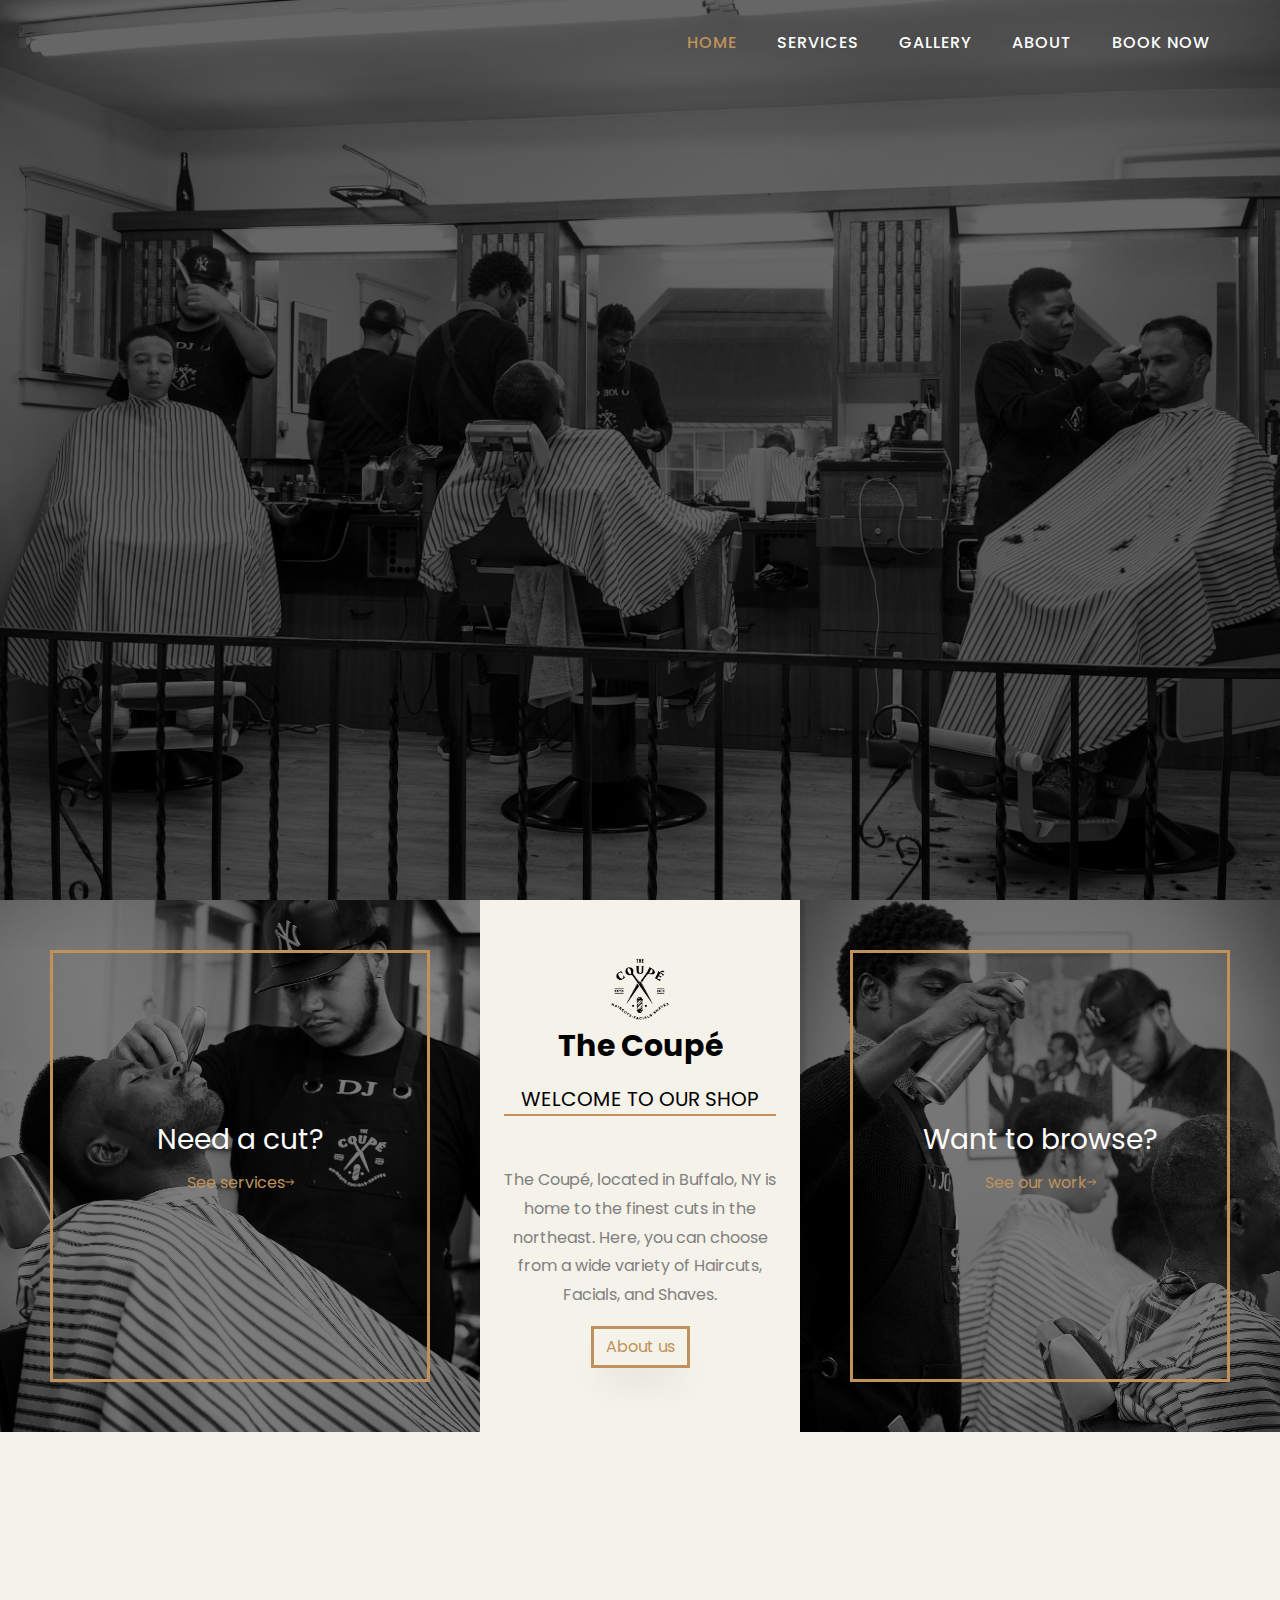
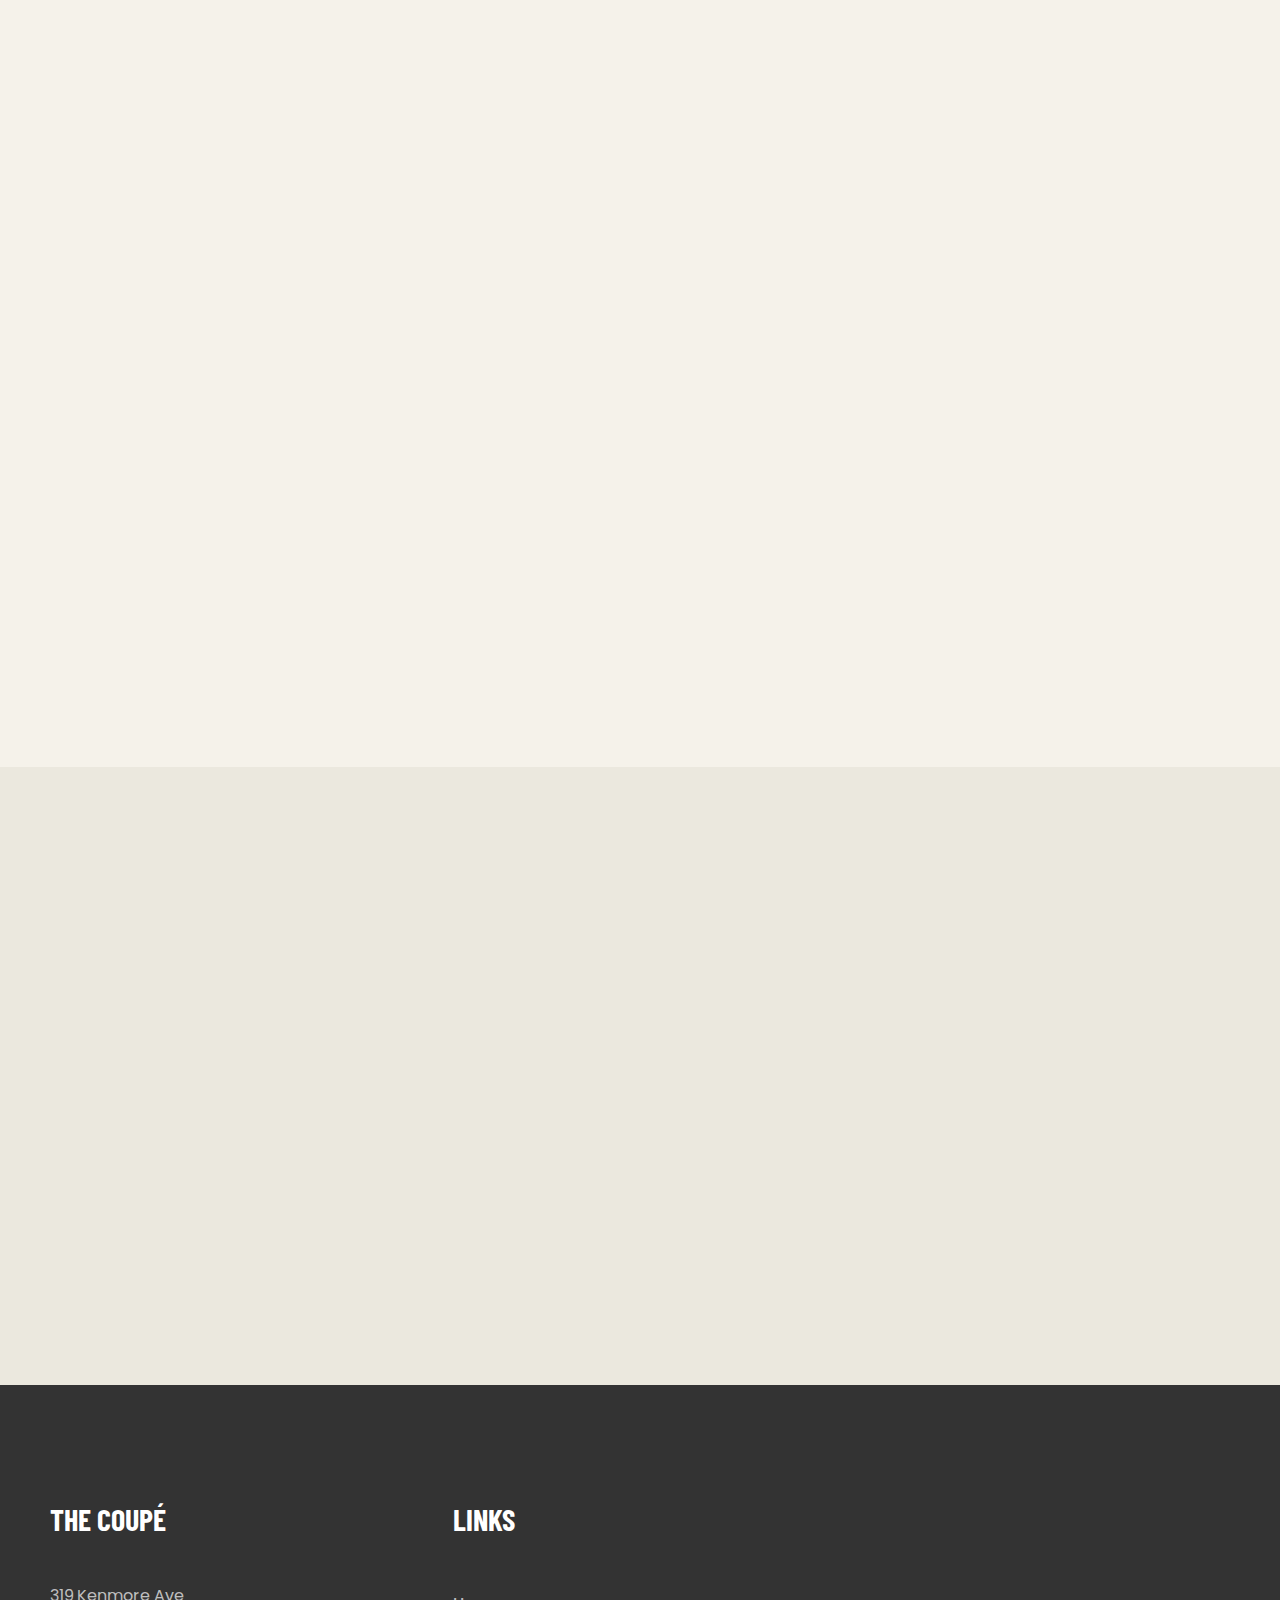
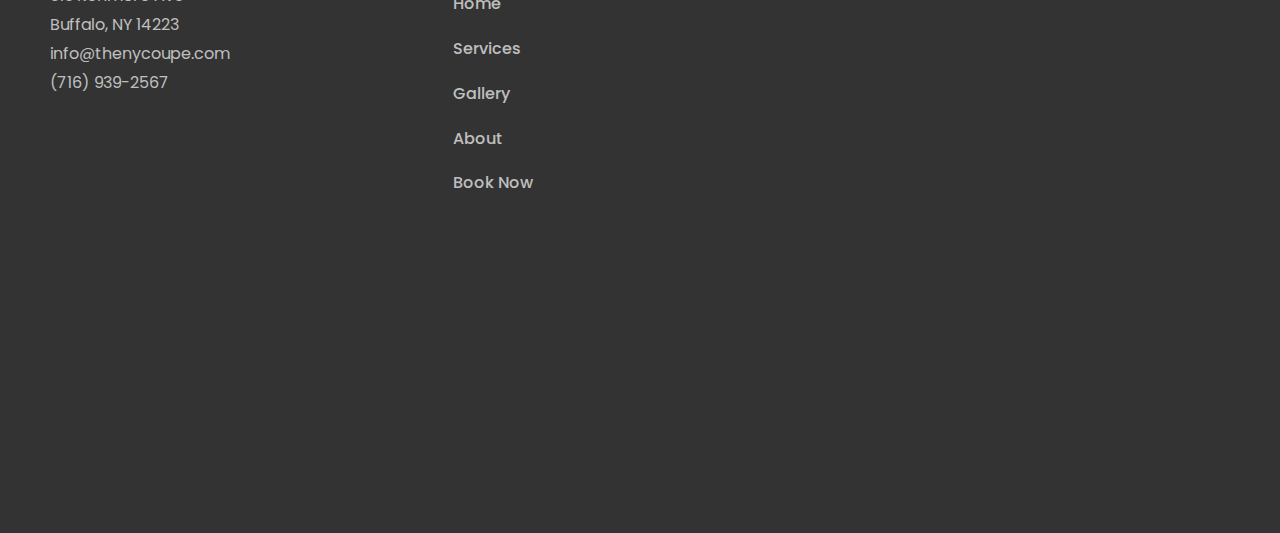
<file: public/index.html>
<!DOCTYPE html>
<html lang="en">
  <head>
    <title>The Coupé</title>
    <meta charset="utf-8" />
    <meta http-equiv="X-UA-Compatible" content="ie=edge">
    <meta name="viewport" content="width=device-width,initial-scale=1.0,maximum-scale=1,viewport-fit=cover,user-scalable=no">
    <meta name="description" content="Welcome to The Coupé where you can get Haircuts, Facials, and Shaves" />
    <meta name="google" content="notranslate" />

    <meta property="og:type" content="article" />
    <meta property="og:title" content="The Coupé" />
    <meta property="og:url" content="https://thenycoupe.com" />
    <meta property="og:image" content="images/shared/logos/black-transparent_256x256.png" />
    <meta property="og:site_name" content="The Coupé" />
    <meta property="og:description" content="Welcome to The Coupé where you can get Haircuts, Facials, and Shaves" />
    <meta property="og:locale" content="en" />

    <meta property="twitter:card" content="summary_large_image" />
    <meta propery="twitter:description" content="Welcome to The Coupé where you can get Haircuts, Facials, and Shaves" />
    <meta property="twitter:title" content="The Coupé" />
    <meta property="twitter:image" content="https://raw.githubusercontent.com/jabarivince/the-coupe/master/public/images/shared/logos/black-transparent_512x512.png"/>

    <meta name="mobile-web-app-capable" content="yes">

    <meta name="apple-mobile-web-app-title" content="The Coupé" />
    <meta name="apple-mobile-web-app-capable" content="yes" />
    <meta name="apple-mobile-web-app-status-bar-style" content="default" />
    <meta name="theme-color" content="#ffffff" />

    <link rel="apple-touch-icon" sizes="57x57" href="images/shared/icons/apple-icon-57x57.png">
    <link rel="apple-touch-icon" sizes="60x60" href="images/shared/icons/apple-icon-60x60.png">
    <link rel="apple-touch-icon" sizes="72x72" href="images/shared/icons/apple-icon-72x72.png">
    <link rel="apple-touch-icon" sizes="76x76" href="images/shared/icons/apple-icon-76x76.png">
    <link rel="apple-touch-icon" sizes="114x114" href="images/shared/icons/apple-icon-114x114.png">
    <link rel="apple-touch-icon" sizes="120x120" href="images/shared/icons/apple-icon-120x120.png">
    <link rel="apple-touch-icon" sizes="144x144" href="images/shared/icons/apple-icon-144x144.png">
    <link rel="apple-touch-icon" sizes="152x152" href="images/shared/icons/apple-icon-152x152.png">
    <link rel="apple-touch-icon" sizes="180x180" href="images/shared/icons/apple-icon-180x180.png">
    <link rel="icon" type="image/png" sizes="192x192"  href="images/shared/icons/android-icon-192x192.png">
    <link rel="icon" type="image/png" sizes="32x32" href="images/shared/icons/favicon-32x32.png">
    <link rel="icon" type="image/png" sizes="96x96" href="images/shared/icons/favicon-96x96.png">
    <link rel="icon" type="image/png" sizes="16x16" href="images/shared/icons/favicon-16x16.png">
    <link rel="manifest" href="/manifest.json">
    <meta name="msapplication-TileColor" content="#ffffff">
    <meta name="msapplication-TileImage" content="images/shared/icons/ms-icon-144x144.png">
    <meta name="theme-color" content="#ffffff">

    <link href="https://fonts.googleapis.com/css?family=Poppins:300,400,500,600,700" rel="stylesheet">
    <link href="https://fonts.googleapis.com/css?family=Barlow+Condensed:500,600,700&display=swap" rel="stylesheet">

    <link rel="stylesheet" href="css/open-iconic-bootstrap.min.css">
    <link rel="stylesheet" href="css/animate.css">

    <link rel="stylesheet" href="css/owl.carousel.min.css">
    <link rel="stylesheet" href="css/owl.theme.default.min.css">
    <link rel="stylesheet" href="css/magnific-popup.css">

    <link rel="stylesheet" href="css/aos.css">

    <link rel="stylesheet" href="css/ionicons.min.css">

    <link rel="stylesheet" href="css/flaticon.css">
    <link rel="stylesheet" href="css/icomoon.css">
    <link rel="stylesheet" href="css/style.css">
  </head>
  <body>

    <!-- Nav bar -->
	  <nav class="navbar navbar-expand-lg navbar-dark ftco_navbar bg-dark ftco-navbar-light" id="ftco-navbar">
	    <div class="container">
	      <button class="navbar-toggler" type="button" data-toggle="collapse" data-target="#ftco-nav" aria-controls="ftco-nav" aria-expanded="false" aria-label="Toggle navigation">
	        <span class="oi oi-menu"></span> Menu
	      </button>

	      <div class="collapse navbar-collapse" id="ftco-nav">
	        <ul class="navbar-nav ml-auto">
	        	<li class="nav-item active"><a href="index.html" class="nav-link">Home</a></li>
	        	<li class="nav-item"><a href="services.html" class="nav-link">Services</a></li>
	        	<li class="nav-item"><a href="gallery.html" class="nav-link">Gallery</a></li>
	        	<li class="nav-item"><a href="about.html" class="nav-link">About</a></li>
	          <li class="nav-item"><a href="https://shops.getsquire.com/book/the-coupe-tanawanda" target="_blank" class="nav-link">Book Now</a></li>
	        </ul>
	      </div>
	    </div>
	  </nav>

    <!-- Welcome Section -->
    <section class="hero-wrap js-fullheight" style="background-image: url(images/home/banner.jpg);" data-stellar-background-ratio="0.5">
      <div class="overlay"></div>
      <div class="container">
        <div class="row no-gutters slider-text js-fullheight justify-content-center align-items-center">
          <div class="col-lg-12 ftco-animate d-flex align-items-center">
          	<div class="text text-center">
          		<span class="subheading">Welcome to The Coupé</span>
		  				<h1 class="mb-4">Haircuts • Facials • Shaves</h1>
		  				<p><a href="https://shops.getsquire.com/book/the-coupe-tanawanda" target="_blank" class="btn btn-primary btn-outline-primary px-4 py-2">Book now</a></p>
							</div>
            </div>
          </div>
        </div>
      </div>
    </section>

    <!-- See Services Section -->
		<section class="ftco-section ftco-no-pt ftco-no-pb">
			<div class="container-fluid px-0">
				<div class="row no-gutters">
					<div class="col-md text-center d-flex align-items-stretch">
						<div class="services-wrap d-flex align-items-center img" style="background-image: url(images/home/need-a-cut.jpg);">
							<div class="text">
								<h3>Need a cut?</h3>
								<p><a href="services.html" class="btn-custom">See services<span class="ion-ios-arrow-round-forward"></span></a></p>
							</div>
						</div>
					</div>
					<div class="col-md-3 text-center d-flex align-items-stretch">
						<div class="text-about py-5 px-4">
							<h1 class="logo">
								<a href="#"> <img src="images/shared/logos/black.png" alt="" style="width:80px;height:80px;"><br/>The Coupé</a>
							</h1>
							<h2>Welcome to our Shop</h2>
							<p>
                The Coupé, located in Buffalo, NY is home to the finest cuts in the northeast.
                Here, you can choose from a wide variety of Haircuts, Facials, and Shaves.
              </p>
							<p class="mt-3">
                <a href="about.html" class="btn btn-primary btn-outline-primary">About us</a>
              </p>
						</div>
					</div>
					<div class="col-md text-center d-flex align-items-stretch">
						<div class="services-wrap d-flex align-items-center img" style="background-image: url(images/home/see-gallery.jpg);">
							<div class="text">
								<h3>Want to browse?</h3>
								<p><a href="gallery.html" class="btn-custom">See our work<span class="ion-ios-arrow-round-forward"></span></a></p>
							</div>
						</div>
					</div>
				</div>
			</div>
		</section>

    <!-- Barbers Section -->
    <section class="ftco-section ftco-team">
    	<div class="container-fluid px-md-5">
    		<div class="row justify-content-center pb-3">
          <div class="col-md-10 heading-section text-center ftco-animate">
            <h2 class="mb-4">Barbers</h2>
            <p>
              We are a small team of talented professionals with a wide range of skills and experience. We love what we do, and we do it with passion. We look forward to working with you.
            </p>
          </div>
        </div>
        <div class="row">
        	<div class="col-md-12 ftco-animate">
        		<div class="carousel-team owl-carousel row">
        			<div class="item col-sm">
		        		<a target="_blank" href="https://shops.getsquire.com/book/the-coupe-tanawanda/barber/joe-169" class="team text-center">
		        			<div class="img" style="background-image: url(images/shared/team/1.jpg);"></div>
                  <span class="position">Book With</span>
		        			<h2>Joseph Petit</h2>
		        			<span class="position">Owner</span>
		        		</a>
        			</div>
        			<div class="item col-sm">
	        			<a target="_blank" href="https://shops.getsquire.com/book/the-coupe-tanawanda/barber/dajon-white" class="team text-center">
		        			<div class="img" style="background-image: url(images/shared/team/2.jpg);"></div>
                  <span class="position">Book With</span>
		        			<h2>Dajon White</h2>
		        			<span class="position">Barber</span>
		        		</a>
	        		</div>
              <div class="item col-sm">
	        			<a target="_blank" href="https://getsquire.com/booking/book/the-coupe-tonawanda/barber/kevon-bell/services" class="team text-center">
		        			<div class="img" style="background-image: url(images/shared/team/blai.JPG);"></div>
                  <span class="position">Book With</span>
		        			<h2>Blai</h2>
		        			<span class="position">Barber</span>
		        		</a>
	        		</div>
        		</div>
        	</div>
        </div>
    	</div>
    </section>

     <!-- Discounts Section -->
     <section class="testimony-section bg-light">
      <div class="container">
        <div class="row ftco-animate justify-content-center">
          <div class="col-md-6 col-lg-5 d-flex">
            <div class="testimony-img" style="background-image: url(images/shared/discounts/discount.jpg);"></div>
          </div>
          <div class="col-md-6 col-lg-7 py-5 pl-md-5">
            <div class="py-md-5">
              <div class="heading-section ftco-animate">
                <h2 class="mb-4">Discounts</h2>
              </div>

              <div class="testimony-wrap pb-4">
                <div class="text">
                  <p class="mb-0 name">$5 OFF Veterans Discount</p>
                </div>
                <div class="pos ml-3">
                    <p>With valid ID - Tuesdays only</p>
                </div>
              </div>

              <div class="testimony-wrap pb-4">
                <div class="text">
                  <p class="mb-0 name">$5 OFF Senior Discount</p>
                </div>
                <div class="pos ml-3">
                    <p>Ages 65+</p>
                </div>
              </div>

              <div class="testimony-wrap pb-4">
                <div class="text">
                  <p class="mb-0 name">$5 OFF Student Discount</p>
                </div>
                <div class="pos ml-3">
                    <p>With school ID – Tuesdays only</p>
                </div>
              </div>
            </div>
          </div>
        </div>
      </div>
    </section>

    <!-- Footer -->
    <footer class="ftco-footer ftco-section">
      <div class="container">
        <div class="row mb-5">
          <div class="col-md">
            <div class="ftco-footer-widget mb-4">
              <h2 class="ftco-heading-2 logo">The Coupé</h2>
              <p class="footer_text">
                319 Kenmore Ave<br>
                Buffalo, NY 14223<br>
                <a class="domain" href="mailto:info@thenycoupe.com">info@thenycoupe.com</a><br>
                <a href="tel:716-939-2567">(716) 939-2567</a>
              </p>

              <ul class="ftco-footer-social list-unstyled float-md-left float-lft mt-5">
                <li class="ftco-animate"><a target="_blank" href="#"><span class="icon-facebook"></span></a></li>
                <li class="ftco-animate"><a target="_blank" href="https://www.instagram.com/thenycoupe"><span class="icon-instagram"></span></a></li>
              </ul>
            </div>
          </div>
          <div class="col-md">
             <div class="ftco-footer-widget mb-4">
              <h2 class="ftco-heading-2">Links</h2>
              <ul class="list-unstyled">
                <li><a href="index.html" class="py-2 d-block">Home</a></li>
                <li><a href="services.html" class="py-2 d-block">Services</a></li>
                <li><a href="gallery.html" class="py-2 d-block">Gallery</a></li>
                <li><a href="about.html" class="py-2 d-block">About</a></li>
                <li><a href="https://shops.getsquire.com/book/the-coupe-tanawanda" target="_blank" class="py-2 d-block ">Book Now</a></li>
              </ul>
            </div>
          </div>
          <div class="col-md">


				   <p align="center"> <iframe class="justify-content-center align-items-center" src="https://www.google.com/maps/embed?pb=!1m18!1m12!1m3!1d729.9851853604375!2d-78.83029557078974!3d42.958453180181934!2m3!1f0!2f0!3f0!3m2!1i1024!2i768!4f13.1!3m3!1m2!1s0x89d3734f7690f321%3A0xffa3da186ca0c4e9!2sThe%20Coup%C3%A9!5e0!3m2!1sen!2sus!4v1594273593251!5m2!1sen!2sus" width="320" height="450" frameborder="0" style="border:0;" allowfullscreen="" aria-hidden="false" tabindex="0"></iframe></p>


            </div>
          </div>
        </div>
        <div class="row">
          <div class="col-md-12 text-center">
          </div>
        </div>
      </div>
    </footer>

    <!-- loader -->
    <div id="ftco-loader" class="show fullscreen"><svg class="circular" width="48px" height="48px"><circle class="path-bg" cx="24" cy="24" r="22" fill="none" stroke-width="4" stroke="#eeeeee"/><circle class="path" cx="24" cy="24" r="22" fill="none" stroke-width="4" stroke-miterlimit="10" stroke="#F96D00"/></svg></div>

    <script src="js/jquery.min.js"></script>
    <script src="js/jquery-migrate-3.0.1.min.js"></script>
    <script src="js/popper.min.js"></script>
    <script src="js/bootstrap.min.js"></script>
    <script src="js/jquery.easing.1.3.js"></script>
    <script src="js/jquery.waypoints.min.js"></script>
    <script src="js/jquery.stellar.min.js"></script>
    <script src="js/owl.carousel.min.js"></script>
    <script src="js/jquery.magnific-popup.min.js"></script>
    <script src="js/aos.js"></script>
    <script src="js/jquery.animateNumber.min.js"></script>
    <script src="js/scrollax.min.js"></script>
    <script src="js/viewport-units-buggyfill.js"></script>
    <script src="js/main.js"></script>
  </body>
</html>
</file>
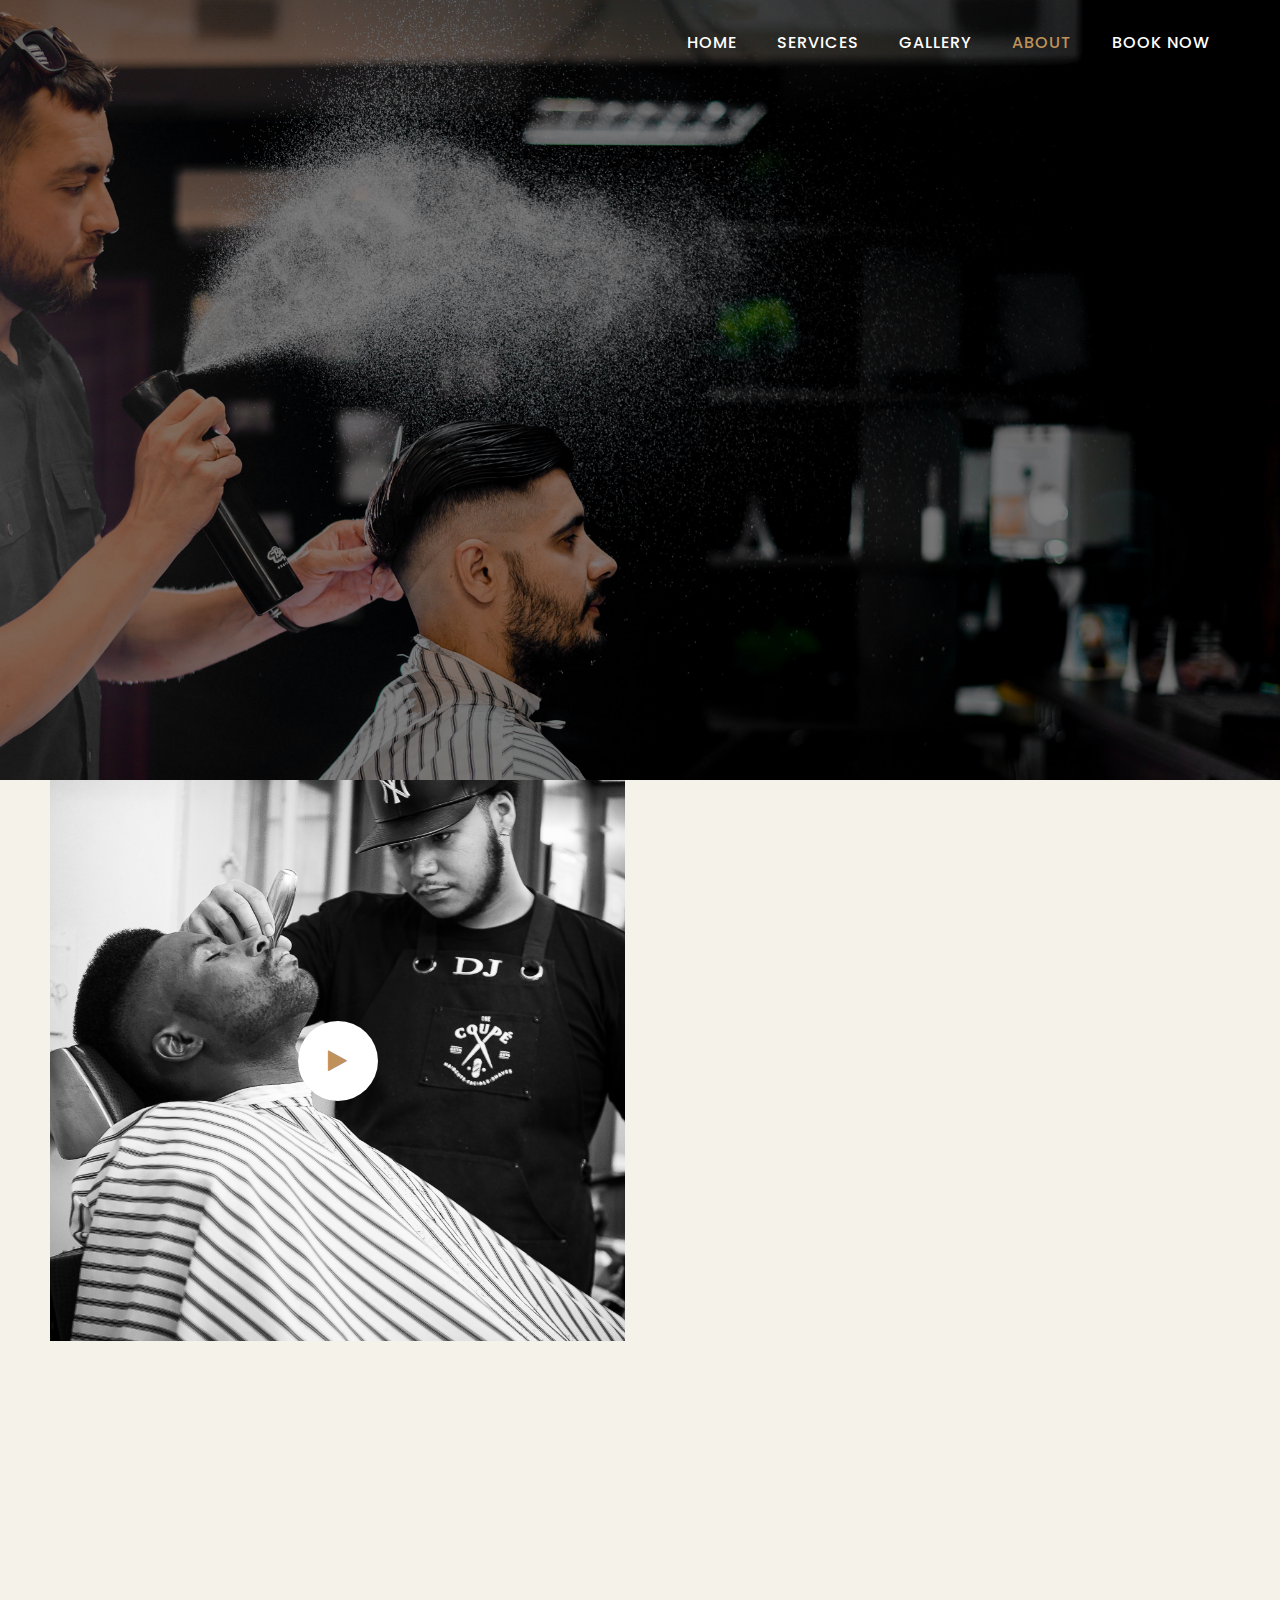
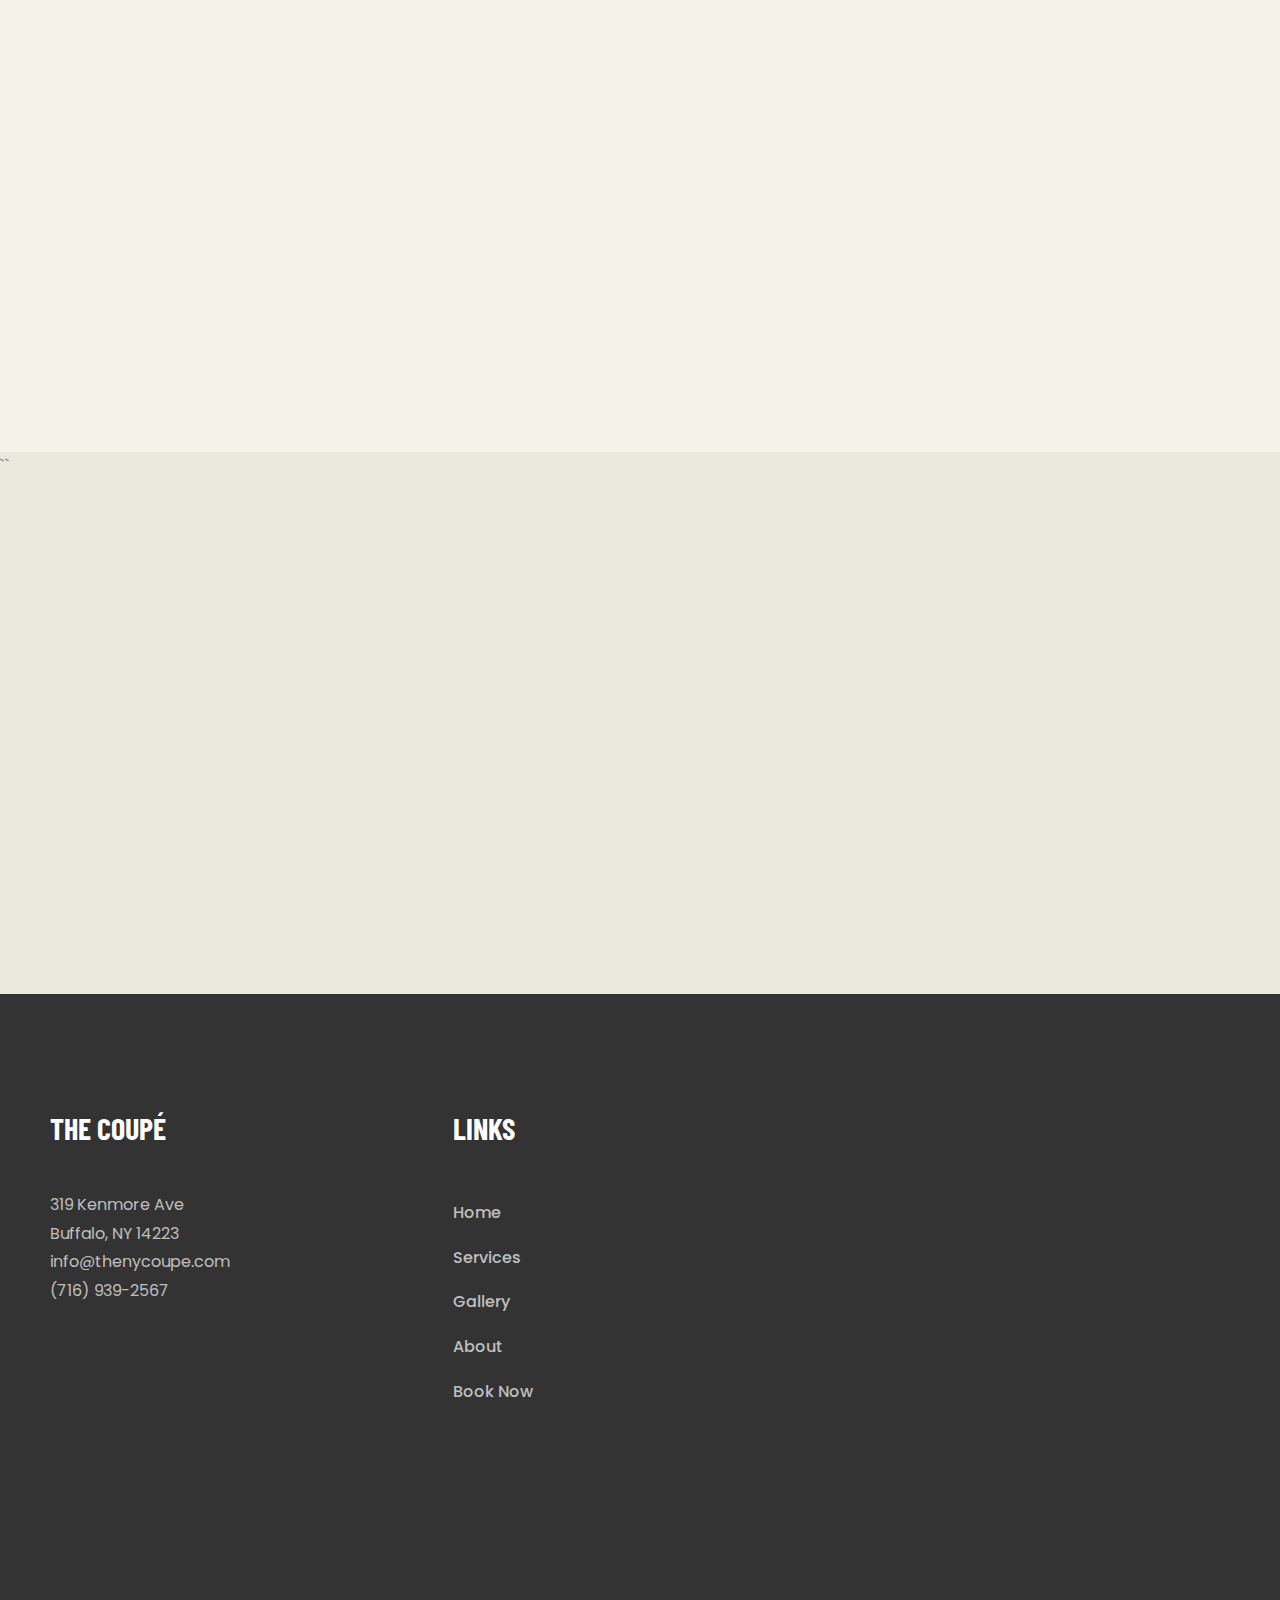
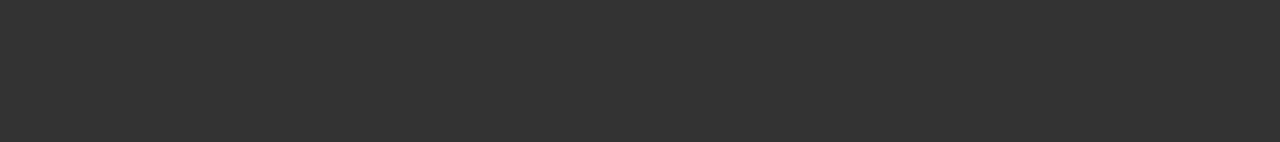
<file: public/about.html>
<!DOCTYPE html>
<html lang="en">
  <head>
    <title>About - The Coupé</title>
    <meta charset="utf-8" />
    <meta http-equiv="X-UA-Compatible" content="ie=edge">
    <meta name="viewport" content="width=device-width,initial-scale=1.0,maximum-scale=1,viewport-fit=cover,user-scalable=no">
    <meta name="description" content="Welcome to The Coupé where you can get Haircuts, Facials, and Shaves" />
    <meta name="google" content="notranslate" />

    <meta property="og:type" content="article" />
    <meta property="og:title" content="The Coupé" />
    <meta property="og:url" content="https://thenycoupe.com" />
    <meta property="og:image" content="images/shared/logos/black-transparent_256x256.png" />
    <meta property="og:site_name" content="The Coupé" />
    <meta property="og:description" content="Welcome to The Coupé where you can get Haircuts, Facials, and Shaves" />
    <meta property="og:locale" content="en" />

    <meta property="twitter:card" content="summary_large_image" />
    <meta propery="twitter:description" content="Welcome to The Coupé where you can get Haircuts, Facials, and Shaves" />
    <meta property="twitter:title" content="The Coupé" />
    <meta property="twitter:image" content="https://raw.githubusercontent.com/jabarivince/the-coupe/master/public/images/shared/logos/black-transparent_512x512.png?token=AHMV6TINFY2JKPMTNERCNY27BUFG6"/>

    <meta name="mobile-web-app-capable" content="yes">

    <meta name="apple-mobile-web-app-title" content="The Coupé" />
    <meta name="apple-mobile-web-app-capable" content="yes" />
    <meta name="apple-mobile-web-app-status-bar-style" content="default" />
    <meta name="theme-color" content="#ffffff" />

    <link rel="apple-touch-icon" sizes="57x57" href="images/shared/icons/apple-icon-57x57.png">
    <link rel="apple-touch-icon" sizes="60x60" href="images/shared/icons/apple-icon-60x60.png">
    <link rel="apple-touch-icon" sizes="72x72" href="images/shared/icons/apple-icon-72x72.png">
    <link rel="apple-touch-icon" sizes="76x76" href="images/shared/icons/apple-icon-76x76.png">
    <link rel="apple-touch-icon" sizes="114x114" href="images/shared/icons/apple-icon-114x114.png">
    <link rel="apple-touch-icon" sizes="120x120" href="images/shared/icons/apple-icon-120x120.png">
    <link rel="apple-touch-icon" sizes="144x144" href="images/shared/icons/apple-icon-144x144.png">
    <link rel="apple-touch-icon" sizes="152x152" href="images/shared/icons/apple-icon-152x152.png">
    <link rel="apple-touch-icon" sizes="180x180" href="images/shared/icons/apple-icon-180x180.png">
    <link rel="icon" type="image/png" sizes="192x192"  href="images/shared/icons/android-icon-192x192.png">
    <link rel="icon" type="image/png" sizes="32x32" href="images/shared/icons/favicon-32x32.png">
    <link rel="icon" type="image/png" sizes="96x96" href="images/shared/icons/favicon-96x96.png">
    <link rel="icon" type="image/png" sizes="16x16" href="images/shared/icons/favicon-16x16.png">
    <link rel="manifest" href="/manifest.json">
    <meta name="msapplication-TileColor" content="#ffffff">
    <meta name="msapplication-TileImage" content="images/shared/icons/ms-icon-144x144.png">
    <meta name="theme-color" content="#ffffff">

    <link href="https://fonts.googleapis.com/css?family=Poppins:300,400,500,600,700" rel="stylesheet">
    <link href="https://fonts.googleapis.com/css?family=Barlow+Condensed:500,600,700&display=swap" rel="stylesheet">

    <link rel="stylesheet" href="css/open-iconic-bootstrap.min.css">
    <link rel="stylesheet" href="css/animate.css">

    <link rel="stylesheet" href="css/owl.carousel.min.css">
    <link rel="stylesheet" href="css/owl.theme.default.min.css">
    <link rel="stylesheet" href="css/magnific-popup.css">

    <link rel="stylesheet" href="css/aos.css">

    <link rel="stylesheet" href="css/ionicons.min.css">

    <link rel="stylesheet" href="css/flaticon.css">
    <link rel="stylesheet" href="css/icomoon.css">
    <link rel="stylesheet" href="css/style.css">
  </head>
  <body>

    <!-- Nav Bar -->
	  <nav class="navbar navbar-expand-lg navbar-dark ftco_navbar bg-dark ftco-navbar-light" id="ftco-navbar">
	    <div class="container">
	      <button class="navbar-toggler" type="button" data-toggle="collapse" data-target="#ftco-nav" aria-controls="ftco-nav" aria-expanded="false" aria-label="Toggle navigation">
	        <span class="oi oi-menu"></span> Menu
	      </button>

	      <div class="collapse navbar-collapse" id="ftco-nav">
	        <ul class="navbar-nav ml-auto">
	        	<li class="nav-item"><a href="index.html" class="nav-link">Home</a></li>
	        	<li class="nav-item"><a href="services.html" class="nav-link">Services</a></li>
	        	<li class="nav-item"><a href="gallery.html" class="nav-link">Gallery</a></li>
	        	<li class="nav-item active"><a href="about.html" class="nav-link">About</a></li>
            <li class="nav-item"><a href="https://shops.getsquire.com/book/the-coupe-tanawanda" target="_blank" class="nav-link">Book Now</a></li>
	        </ul>
	      </div>
	    </div>
	  </nav>

    <!-- Header Section -->
    <section class="hero-wrap hero-wrap-2" style="background-image: url('images/about/banner.jpg');" data-stellar-background-ratio="0.5">
      <div class="overlay"></div>
      <div class="container">
        <div class="row no-gutters slider-text js-fullheight align-items-center justify-content-center">
          <div class="col-md-9 ftco-animate pb-5 text-center">
            <h2 class="mb-0 bread">About us</h2>
            <p class="breadcrumbs"><span class="mr-2"><a href="index.html">Home <i class="ion-ios-arrow-round-forward"></i></a></span> <span>About <i class="ion-ios-arrow-round-forward"></i></span></p>
          </div>
        </div>
      </div>
    </section>

    <!-- Welcome section -->
    <section class="ftco-section ftco-no-pb ftco-no-pt">
			<div class="container">
				<div class="row">
					<div class="col-md-6 d-flex">
						<div class="p-md-5 img img-2 d-flex justify-content-center align-items-center" style="background-image: url(images/about/video-thumbnail.jpg);">
							<a target="_blank" href="https://vimeo.com/438734420" class="icon popup-vimeo d-flex justify-content-center align-items-center">
								<span class="icon-play"></span>
							</a>
						</div>
					</div>
					<div class="col-md-6 py-md-5 wrap-about pb-md-5 ftco-animate">
	          <div class="heading-section mb-4 mt-md-5">
	            <h2 class="mb-4">Welcome to The Coupé</h2>
              <span class="subheading">Our Mission</span>
	          </div>
	          <div class="pb-md-5">
							<p>
                The Coupé, located in Buffalo, NY is home to the finest cuts in the northeast.
                Here, you can choose from a wide variety of Haircuts, Facials, and Shaves.
              </p>
							<p>
                At The Coupé, our mission is to provide a quality service while successfully satisfying
                the needs of our clients. Through continued teamwork and positive relationships with our
                clients, we are committed to professional haircutting and quality service.
              </p>
						</div>
					</div>
				</div>
			</div>
		</section>

    <!-- Barbers Section -->
    <section class="ftco-about-barbers-section ftco-team">
    	<div class="container-fluid px-md-5">
    		<div class="row justify-content-center pb-3">
          <div class="col-md-10 heading-section text-center ftco-animate">
            <h2 class="mb-4">Barbers</h2>
            <p>
              We are a small team of talented professionals with a wide range of skills and experience. We love what we do, and we do it with passion. We look forward to working with you.
            </p>
          </div>
        </div>
        <div class="row">
        	<div class="col-md-12 ftco-animate">
        		<div class="carousel-team owl-carousel row">
        			<div class="item col-sm">
		        		<a target="_blank" href="https://shops.getsquire.com/book/the-coupe-tanawanda/barber/joe-169" class="team text-center">
		        			<div class="img" style="background-image: url(images/shared/team/1.jpg);"></div>
                  <span class="position">Book With</span>
		        			<h2>Joseph Petit</h2>
		        			<span class="position">Owner</span>
		        		</a>
        			</div>
        			<div class="item col-sm">
	        			<a target="_blank" href="https://shops.getsquire.com/book/the-coupe-tanawanda/barber/dajon-white" class="team text-center">
		        			<div class="img" style="background-image: url(images/shared/team/2.jpg);"></div>
                  <span class="position">Book With</span>
		        			<h2>Dajon White</h2>
		        			<span class="position">Barber</span>
		        		</a>
	        		</div>
               <div class="item col-sm">
	        			<a target="_blank" href="https://getsquire.com/booking/book/the-coupe-tonawanda/barber/kevon-bell/services" class="team text-center">
		        			<div class="img" style="background-image: url(images/shared/team/blai.JPG);"></div>
                  <span class="position">Book With</span>
		        			<h2>Blai</h2>
		        			<span class="position">Barber</span>
		        		</a>
	        		</div>
        		</div>
        	</div>
        </div>
    	</div>
    </section>

    <!-- Testimony Section -->
		<section class="testimony-section bg-light">``
      <div class="container">
        <div class="row ftco-animate justify-content-center">
        	<div class="col-md-6 col-lg-5 d-flex">
        		<div class="testimony-img" style="background-image: url(images/about/testimony.jpg);"></div>
        	</div>
          <div class="col-md-6 col-lg-7 py-5 pl-md-5">
          	<div class="py-md-5">
	          	<div class="heading-section ftco-animate">
			          <h2 class="mb-0">Customer Review</h2>
                <span class="subheading">Testimony</span>
			        </div>
	            <div class="carousel-testimony owl-carousel ftco-animate">

                <!-- Add more by copying and pasting this div -->
	              <div class="item">
	                <div class="testimony-wrap pb-4">
	                  <div class="text">
	                    <p class="mb-4">
                        Been coming to joe for years. He can cut any kind of hair. Always accomadating to needs and excels in customer service and skill. Great personality and always easy to talk to. If you're looking for a barber Joe is your man!
                      </p>
	                  </div>
	                  <div class="d-flex">

		                  <div class="pos ml-3">
		                  	<p class="name">John Jones</p>
		                  </div>
		                </div>
	                </div>
	              </div>

	            </div>
	          </div>
          </div>
        </div>
      </div>
    </section>


    <!-- Footer -->
    <footer class="ftco-footer ftco-section">
      <div class="container">
        <div class="row mb-5">
          <div class="col-md">
            <div class="ftco-footer-widget mb-4">
              <h2 class="ftco-heading-2 logo">The Coupé</h2>
              <p class="footer_text">
                319 Kenmore Ave<br>
                Buffalo, NY 14223<br>
                <a class="domain" href="mailto:info@thenycoupe.com">info@thenycoupe.com</a><br>
                <a href="tel:716-939-2567">(716) 939-2567</a>
              </p>

              <ul class="ftco-footer-social list-unstyled float-md-left float-lft mt-5">
                <li class="ftco-animate"><a target="_blank" href="#"><span class="icon-facebook"></span></a></li>
                <li class="ftco-animate"><a target="_blank" href="https://www.instagram.com/thenycoupe"><span class="icon-instagram"></span></a></li>
              </ul>
            </div>
          </div>
          <div class="col-md">
             <div class="ftco-footer-widget mb-4">
              <h2 class="ftco-heading-2">Links</h2>
              <ul class="list-unstyled">
                <li><a href="index.html" class="py-2 d-block">Home</a></li>
                <li><a href="services.html" class="py-2 d-block">Services</a></li>
                <li><a href="gallery.html" class="py-2 d-block">Gallery</a></li>
                <li><a href="about.html" class="py-2 d-block">About</a></li>
                <li><a href="https://shops.getsquire.com/book/the-coupe-tanawanda" target="_blank" class="py-2 d-block ">Book Now</a></li>
              </ul>
            </div>
          </div>
          <div class="col-md">


				   <p align="center"> <iframe class="justify-content-center align-items-center" src="https://www.google.com/maps/embed?pb=!1m18!1m12!1m3!1d729.9851853604375!2d-78.83029557078974!3d42.958453180181934!2m3!1f0!2f0!3f0!3m2!1i1024!2i768!4f13.1!3m3!1m2!1s0x89d3734f7690f321%3A0xffa3da186ca0c4e9!2sThe%20Coup%C3%A9!5e0!3m2!1sen!2sus!4v1594273593251!5m2!1sen!2sus" width="320" height="450" frameborder="0" style="border:0;" allowfullscreen="" aria-hidden="false" tabindex="0"></iframe></p>


            </div>
          </div>
        </div>
        <div class="row">
          <div class="col-md-12 text-center">
          </div>
        </div>
      </div>
    </footer>

  <!-- loader -->
  <div id="ftco-loader" class="show fullscreen"><svg class="circular" width="48px" height="48px"><circle class="path-bg" cx="24" cy="24" r="22" fill="none" stroke-width="4" stroke="#eeeeee"/><circle class="path" cx="24" cy="24" r="22" fill="none" stroke-width="4" stroke-miterlimit="10" stroke="#F96D00"/></svg></div>

  <script src="js/jquery.min.js"></script>
  <script src="js/jquery-migrate-3.0.1.min.js"></script>
  <script src="js/popper.min.js"></script>
  <script src="js/bootstrap.min.js"></script>
  <script src="js/jquery.easing.1.3.js"></script>
  <script src="js/jquery.waypoints.min.js"></script>
  <script src="js/jquery.stellar.min.js"></script>
  <script src="js/owl.carousel.min.js"></script>
  <script src="js/jquery.magnific-popup.min.js"></script>
  <script src="js/aos.js"></script>
  <script src="js/jquery.animateNumber.min.js"></script>
  <script src="js/scrollax.min.js"></script>
  <script src="js/viewport-units-buggyfill.js"></script>
  <script src="js/main.js"></script>

  </body>
</html>
</file>
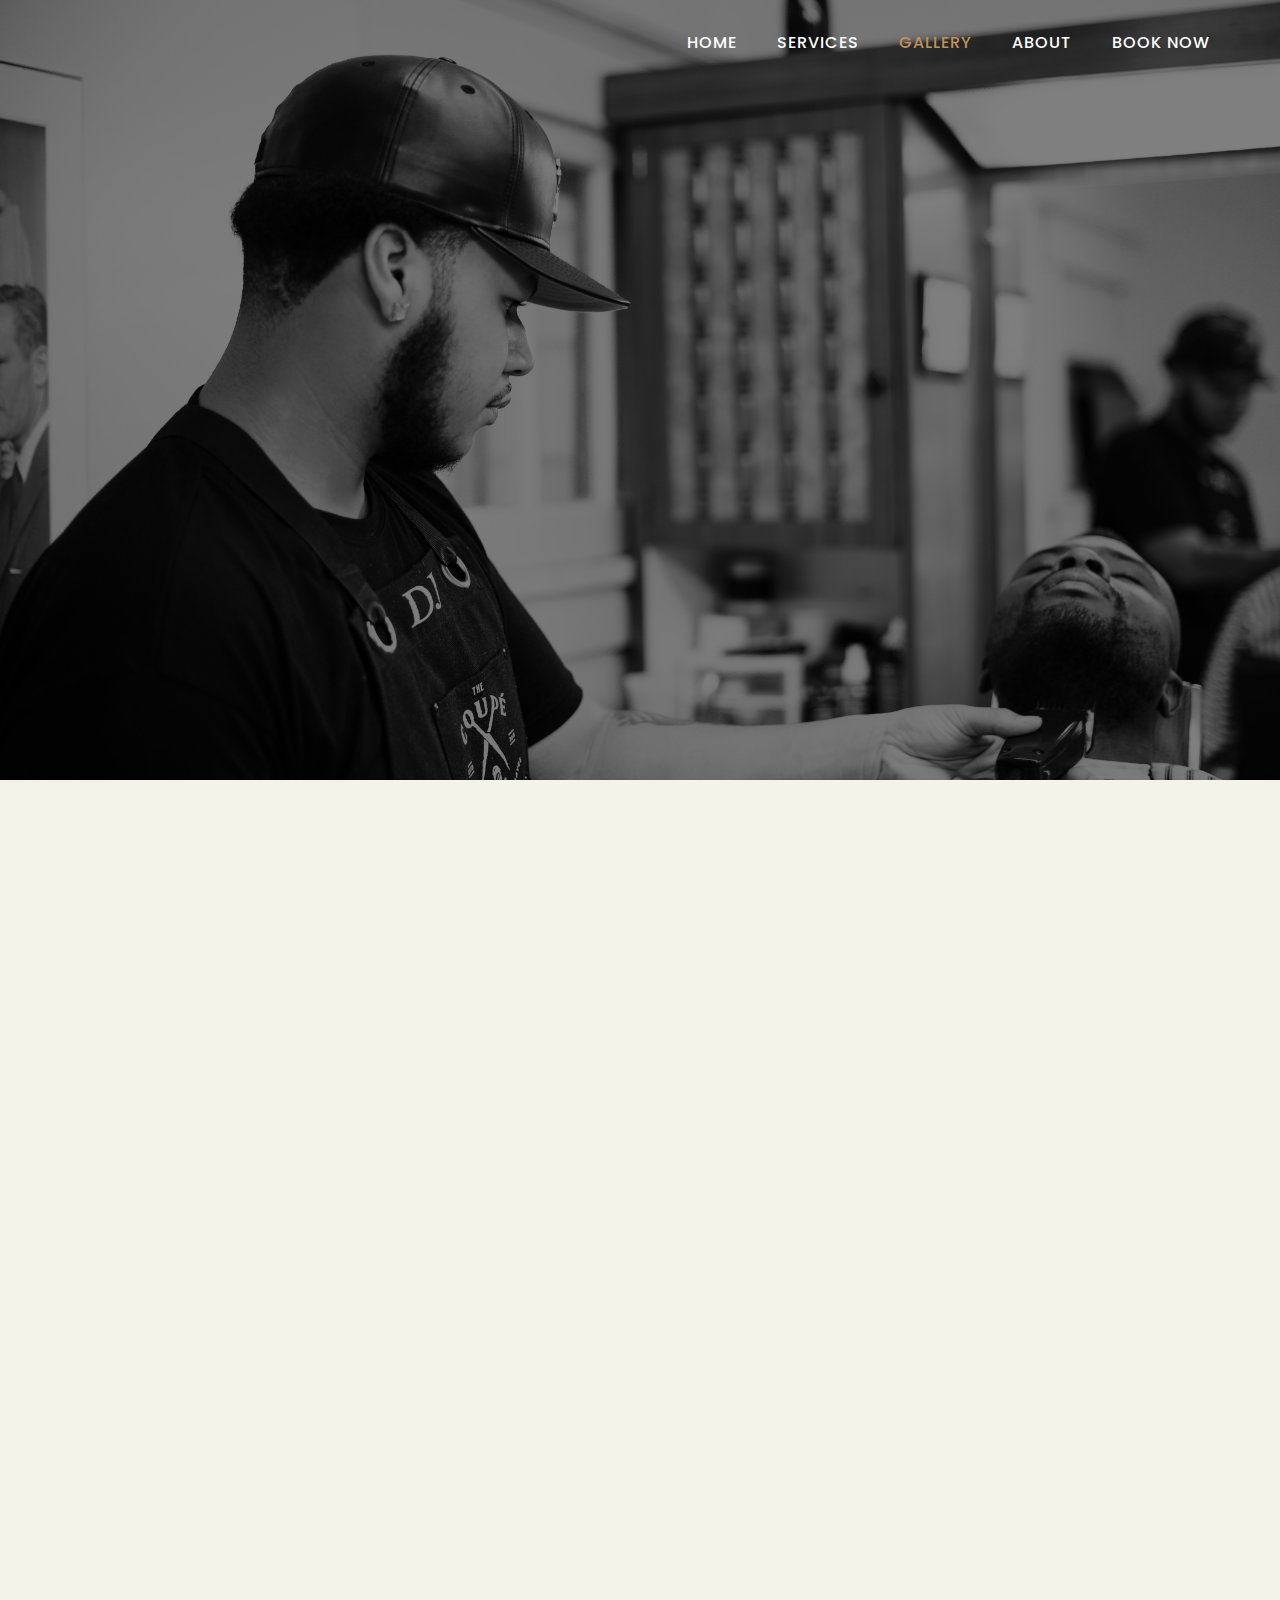
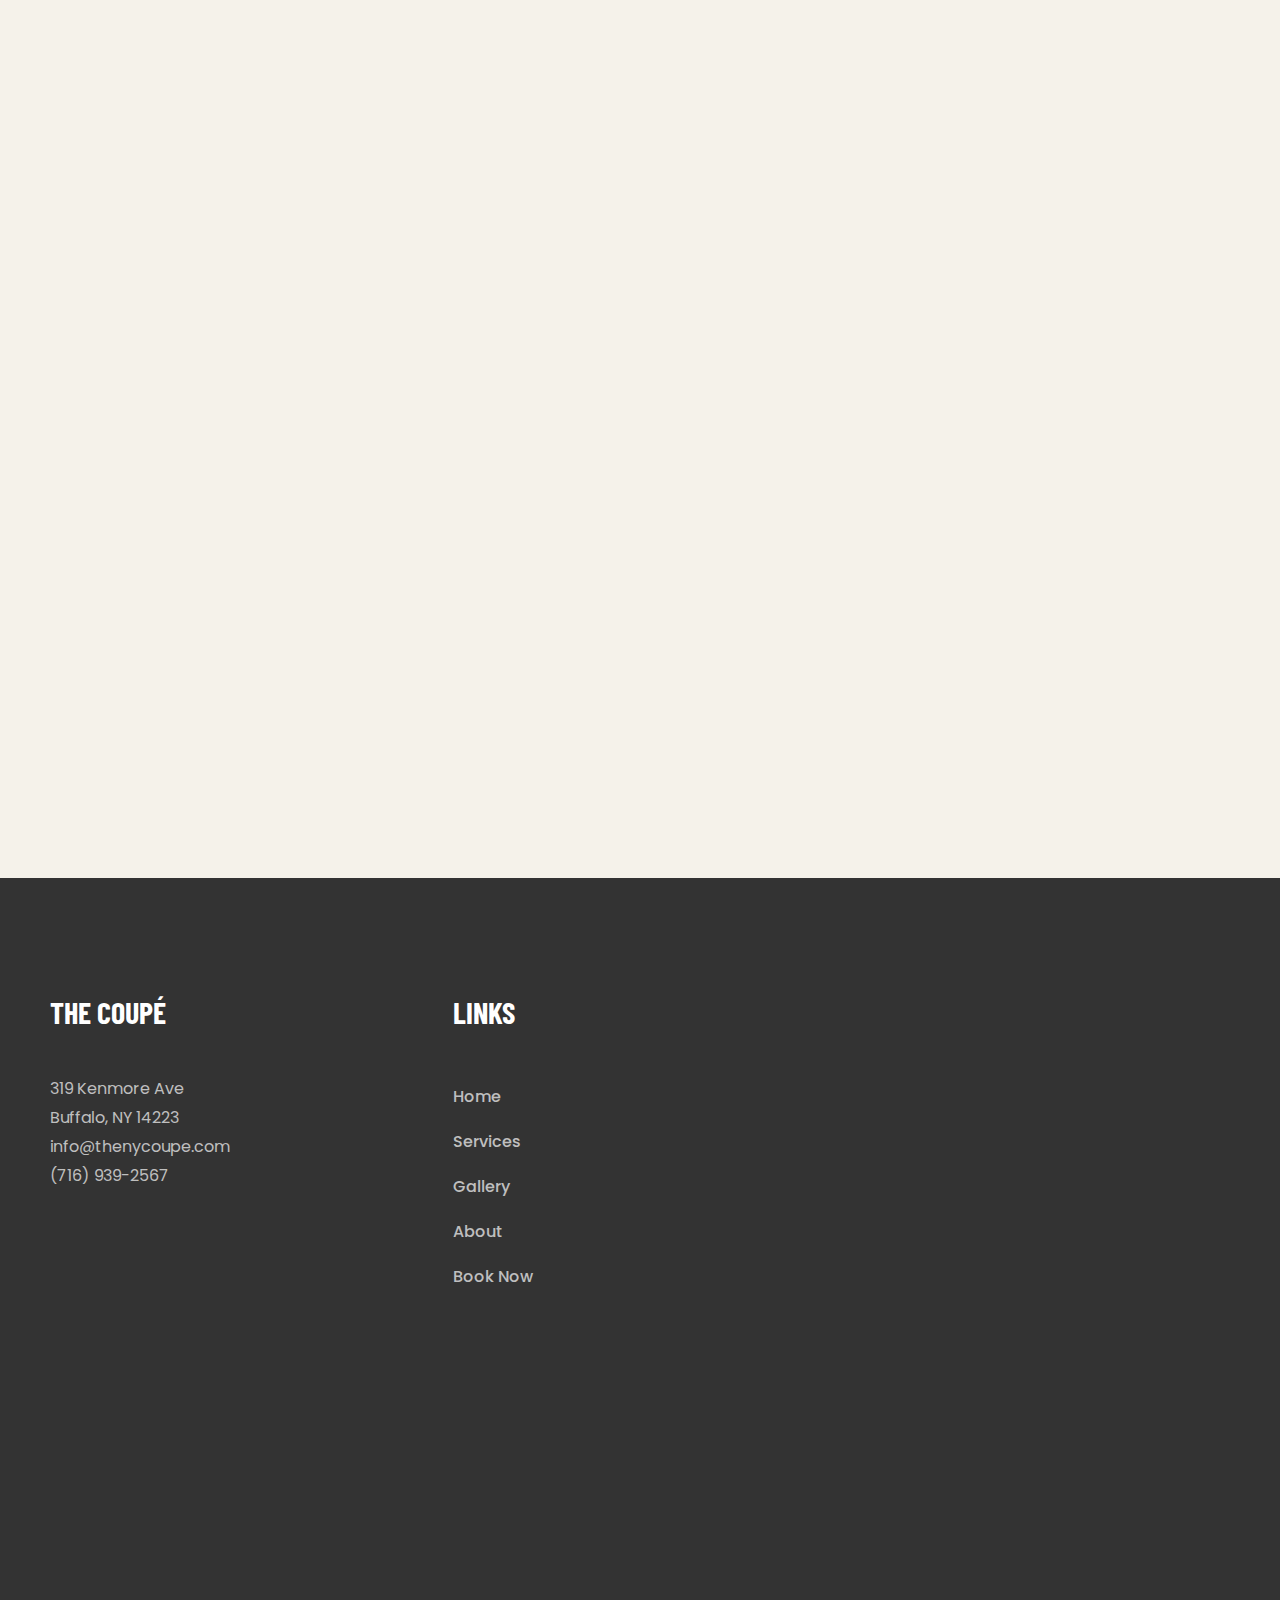
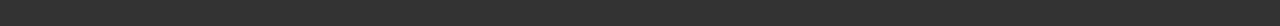
<file: public/gallery.html>
<!DOCTYPE html>
<html lang="en">
  <head>
    <title>Gallery - The Coupé</title>
    <meta charset="utf-8" />
    <meta http-equiv="X-UA-Compatible" content="ie=edge">
    <meta name="viewport" content="width=device-width,initial-scale=1.0,maximum-scale=1,viewport-fit=cover,user-scalable=no">
    <meta name="description" content="Welcome to The Coupé where you can get Haircuts, Facials, and Shaves" />
    <meta name="google" content="notranslate" />

    <meta property="og:type" content="article" />
    <meta property="og:title" content="The Coupé" />
    <meta property="og:url" content="https://thenycoupe.com" />
    <meta property="og:image" content="images/shared/logos/black-transparent_256x256.png" />
    <meta property="og:site_name" content="The Coupé" />
    <meta property="og:description" content="Welcome to The Coupé where you can get Haircuts, Facials, and Shaves" />
    <meta property="og:locale" content="en" />

    <meta property="twitter:card" content="summary_large_image" />
    <meta propery="twitter:description" content="Welcome to The Coupé where you can get Haircuts, Facials, and Shaves" />
    <meta property="twitter:title" content="The Coupé" />
    <meta property="twitter:image" content="https://raw.githubusercontent.com/jabarivince/the-coupe/master/public/images/shared/logos/black-transparent_512x512.png?token=AHMV6TINFY2JKPMTNERCNY27BUFG6"/>

    <meta name="mobile-web-app-capable" content="yes">

    <meta name="apple-mobile-web-app-title" content="The Coupé" />
    <meta name="apple-mobile-web-app-capable" content="yes" />
    <meta name="apple-mobile-web-app-status-bar-style" content="default" />
    <meta name="theme-color" content="#ffffff" />

    <link rel="apple-touch-icon" sizes="57x57" href="images/shared/icons/apple-icon-57x57.png">
    <link rel="apple-touch-icon" sizes="60x60" href="images/shared/icons/apple-icon-60x60.png">
    <link rel="apple-touch-icon" sizes="72x72" href="images/shared/icons/apple-icon-72x72.png">
    <link rel="apple-touch-icon" sizes="76x76" href="images/shared/icons/apple-icon-76x76.png">
    <link rel="apple-touch-icon" sizes="114x114" href="images/shared/icons/apple-icon-114x114.png">
    <link rel="apple-touch-icon" sizes="120x120" href="images/shared/icons/apple-icon-120x120.png">
    <link rel="apple-touch-icon" sizes="144x144" href="images/shared/icons/apple-icon-144x144.png">
    <link rel="apple-touch-icon" sizes="152x152" href="images/shared/icons/apple-icon-152x152.png">
    <link rel="apple-touch-icon" sizes="180x180" href="images/shared/icons/apple-icon-180x180.png">
    <link rel="icon" type="image/png" sizes="192x192"  href="images/shared/icons/android-icon-192x192.png">
    <link rel="icon" type="image/png" sizes="32x32" href="images/shared/icons/favicon-32x32.png">
    <link rel="icon" type="image/png" sizes="96x96" href="images/shared/icons/favicon-96x96.png">
    <link rel="icon" type="image/png" sizes="16x16" href="images/shared/icons/favicon-16x16.png">
    <link rel="manifest" href="/manifest.json">
    <meta name="msapplication-TileColor" content="#ffffff">
    <meta name="msapplication-TileImage" content="images/shared/icons/ms-icon-144x144.png">
    <meta name="theme-color" content="#ffffff">
    <link href="https://fonts.googleapis.com/css?family=Poppins:300,400,500,600,700" rel="stylesheet">
    <link href="https://fonts.googleapis.com/css?family=Barlow+Condensed:500,600,700&display=swap" rel="stylesheet">

    <link rel="stylesheet" href="css/open-iconic-bootstrap.min.css">
    <link rel="stylesheet" href="css/animate.css">

    <link rel="stylesheet" href="css/owl.carousel.min.css">
    <link rel="stylesheet" href="css/owl.theme.default.min.css">
    <link rel="stylesheet" href="css/magnific-popup.css">

    <link rel="stylesheet" href="css/aos.css">

    <link rel="stylesheet" href="css/ionicons.min.css">

    <link rel="stylesheet" href="css/flaticon.css">
    <link rel="stylesheet" href="css/icomoon.css">
    <link rel="stylesheet" href="css/style.css">
  </head>
  <body>
	  <nav class="navbar navbar-expand-lg navbar-dark ftco_navbar bg-dark ftco-navbar-light" id="ftco-navbar">
	    <div class="container">
	      <button class="navbar-toggler" type="button" data-toggle="collapse" data-target="#ftco-nav" aria-controls="ftco-nav" aria-expanded="false" aria-label="Toggle navigation">
	        <span class="oi oi-menu"></span> Menu
	      </button>

	      <div class="collapse navbar-collapse" id="ftco-nav">
	        <ul class="navbar-nav ml-auto">
	        	<li class="nav-item"><a href="index.html" class="nav-link">Home</a></li>
	        	<li class="nav-item"><a href="services.html" class="nav-link">Services</a></li>
	        	<li class="nav-item active"><a href="gallery.html" class="nav-link">Gallery</a></li>
	        	<li class="nav-item"><a href="about.html" class="nav-link">About</a></li>
	          <li class="nav-item"><a href="https://shops.getsquire.com/book/the-coupe-tanawanda" target="_blank" class="nav-link">Book Now</a></li>
	        </ul>
	      </div>
	    </div>
	  </nav>
    <!-- END nav -->

    <section class="hero-wrap hero-wrap-2" style="background-image: url('images/gallery/banner.jpg');" data-stellar-background-ratio="0.5">
      <div class="overlay"></div>
      <div class="container">
        <div class="row no-gutters slider-text js-fullheight align-items-center justify-content-center">
          <div class="col-md-9 ftco-animate pb-5 text-center">
            <h2 class="mb-0 bread">Gallery</h2>
            <p class="breadcrumbs"><span class="mr-2"><a href="index.html">Home <i class="ion-ios-arrow-round-forward"></i></a></span> <span>Gallery <i class="ion-ios-arrow-round-forward"></i></span></p>
          </div>
        </div>
      </div>
    </section>

     <section class="ftco-section ftco-no-pb">
    	<div class="container">
    		<div class="row no-gutters justify-content-center mb-5 pb-2">
          <div class="col-md-6 text-center heading-section ftco-animate">
            <h2 class="mb-4">Our Work</h2>
			<span class="subheading">Gallery</span>
          </div>
        </div>
    	</div>
			<div class="container-fluid p-0">
    		<div class="row no-gutters">
    			<div class="col-md-6 col-lg-3 ftco-animate">
    				<div class="project">
	    				<img src="images/gallery/1.jpg" class="img-fluid">
	    				<a href="images/gallery/1.jpg" class="icon image-popup d-flex justify-content-center align-items-center">
	    					<span class="icon-expand"></span>
	    				</a>
    				</div>
    			</div>
    			<div class="col-md-6 col-lg-3 ftco-animate">
    				<div class="project">
	    				<img src="images/gallery/2.jpg" class="img-fluid">
	    				<a href="images/gallery/2.jpg" class="icon image-popup d-flex justify-content-center align-items-center">
	    					<span class="icon-expand"></span>
	    				</a>
    				</div>
    			</div>
    			<div class="col-md-6 col-lg-3 ftco-animate">
    				<div class="project">
	    				<img src="images/gallery/3.jpg" class="img-fluid">
	    				<a href="images/gallery/3.jpg" class="icon image-popup d-flex justify-content-center align-items-center">
	    					<span class="icon-expand"></span>
	    				</a>
    				</div>
    			</div>
    			<div class="col-md-6 col-lg-3 ftco-animate">
    				<div class="project">
	    				<img src="images/gallery/4.jpg" class="img-fluid">
	    				<a href="images/gallery/4.jpg" class="icon image-popup d-flex justify-content-center align-items-center">
	    					<span class="icon-expand"></span>
	    				</a>
    				</div>
    			</div>
    			<div class="col-md-6 col-lg-3 ftco-animate">
    				<div class="project">
	    				<img src="images/gallery/5.jpg" class="img-fluid">
	    				<a href="images/gallery/5.jpg" class="icon image-popup d-flex justify-content-center align-items-center">
	    					<span class="icon-expand"></span>
	    				</a>
    				</div>
    			</div>
    			<div class="col-md-6 col-lg-3 ftco-animate">
    				<div class="project">
	    				<img src="images/gallery/6.jpg" class="img-fluid" alt="Colorlib Template6">
	    				<a href="images/gallery/6.jpg" class="icon image-popup d-flex justify-content-center align-items-center">
	    					<span class="icon-expand"></span>
	    				</a>
    				</div>
    			</div>
    			<div class="col-md-6 col-lg-3 ftco-animate">
    				<div class="project">
	    				<img src="images/gallery/7.jpg" class="img-fluid">
	    				<a href="images/gallery/7.jpg" class="icon image-popup d-flex justify-content-center align-items-center">
	    					<span class="icon-expand"></span>
	    				</a>
    				</div>
    			</div>
    			<div class="col-md-6 col-lg-3 ftco-animate">
    				<div class="project">
	    				<img src="images/gallery/8.jpg" class="img-fluid">
	    				<a href="images/gallery/8.jpg" class="icon image-popup d-flex justify-content-center align-items-center">
	    					<span class="icon-expand"></span>
	    				</a>
    				</div>
    			</div>
          <div class="col-md-6 col-lg-3 ftco-animate">
    				<div class="project">
	    				<img src="images/gallery/9.jpg" class="img-fluid">
	    				<a href="images/gallery/9.jpg" class="icon image-popup d-flex justify-content-center align-items-center">
	    					<span class="icon-expand"></span>
	    				</a>
    				</div>
    			</div>
          <div class="col-md-6 col-lg-3 ftco-animate">
    				<div class="project">
	    				<img src="images/gallery/10.jpg" class="img-fluid">
	    				<a href="images/gallery/10.jpg" class="icon image-popup d-flex justify-content-center align-items-center">
	    					<span class="icon-expand"></span>
	    				</a>
    				</div>
    			</div>
          <div class="col-md-6 col-lg-3 ftco-animate">
    				<div class="project">
	    				<img src="images/gallery/11.jpg" class="img-fluid">
	    				<a href="images/gallery/11.jpg" class="icon image-popup d-flex justify-content-center align-items-center">
	    					<span class="icon-expand"></span>
	    				</a>
    				</div>
    			</div>
          <div class="col-md-6 col-lg-3 ftco-animate">
    				<div class="project">
	    				<img src="images/gallery/12.jpg" class="img-fluid">
	    				<a href="images/gallery/12.jpg" class="icon image-popup d-flex justify-content-center align-items-center">
	    					<span class="icon-expand"></span>
	    				</a>
    				</div>
    			</div>
          <div class="col-md-6 col-lg-3 ftco-animate">
    				<div class="project">
	    				<img src="images/gallery/13.jpg" class="img-fluid">
	    				<a href="images/gallery/13.jpg" class="icon image-popup d-flex justify-content-center align-items-center">
	    					<span class="icon-expand"></span>
	    				</a>
    				</div>
    			</div>
          <div class="col-md-6 col-lg-3 ftco-animate">
    				<div class="project">
	    				<img src="images/gallery/14.jpg" class="img-fluid">
	    				<a href="images/gallery/14.jpg" class="icon image-popup d-flex justify-content-center align-items-center">
	    					<span class="icon-expand"></span>
	    				</a>
    				</div>
    			</div>
    		</div>
    	</div>
		</section>

    <!-- Footer -->
    <footer class="ftco-footer ftco-section">
      <div class="container">
        <div class="row mb-5">
          <div class="col-md">
            <div class="ftco-footer-widget mb-4">
              <h2 class="ftco-heading-2 logo">The Coupé</h2>
              <p class="footer_text">
                319 Kenmore Ave<br>
                Buffalo, NY 14223<br>
                <a class="domain" href="mailto:info@thenycoupe.com">info@thenycoupe.com</a><br>
                <a href="tel:716-939-2567">(716) 939-2567</a>
              </p>

              <ul class="ftco-footer-social list-unstyled float-md-left float-lft mt-5">
                <li class="ftco-animate"><a target="_blank" href="#"><span class="icon-facebook"></span></a></li>
                <li class="ftco-animate"><a target="_blank" href="https://www.instagram.com/thenycoupe"><span class="icon-instagram"></span></a></li>
              </ul>
            </div>
          </div>
          <div class="col-md">
             <div class="ftco-footer-widget mb-4">
              <h2 class="ftco-heading-2">Links</h2>
              <ul class="list-unstyled">
                <li><a href="index.html" class="py-2 d-block">Home</a></li>
				<li><a href="services.html" class="py-2 d-block">Services</a></li>
				<li><a href="gallery.html" class="py-2 d-block">Gallery</a></li>
                <li><a href="about.html" class="py-2 d-block">About</a></li>
                <li><a href="https://shops.getsquire.com/book/the-coupe-tanawanda" target="_blank" class="py-2 d-block ">Book Now</a></li>
              </ul>
            </div>
          </div>
          <div class="col-md">


				   <p align="center"> <iframe class="justify-content-center align-items-center" src="https://www.google.com/maps/embed?pb=!1m18!1m12!1m3!1d729.9851853604375!2d-78.83029557078974!3d42.958453180181934!2m3!1f0!2f0!3f0!3m2!1i1024!2i768!4f13.1!3m3!1m2!1s0x89d3734f7690f321%3A0xffa3da186ca0c4e9!2sThe%20Coup%C3%A9!5e0!3m2!1sen!2sus!4v1594273593251!5m2!1sen!2sus" width="320" height="450" frameborder="0" style="border:0;" allowfullscreen="" aria-hidden="false" tabindex="0"></iframe></p>


            </div>
          </div>
        </div>
        <div class="row">
          <div class="col-md-12 text-center">
          </div>
        </div>
      </div>
    </footer>




  <!-- loader -->
  <div id="ftco-loader" class="show fullscreen"><svg class="circular" width="48px" height="48px"><circle class="path-bg" cx="24" cy="24" r="22" fill="none" stroke-width="4" stroke="#eeeeee"/><circle class="path" cx="24" cy="24" r="22" fill="none" stroke-width="4" stroke-miterlimit="10" stroke="#F96D00"/></svg></div>


  <script src="js/jquery.min.js"></script>
  <script src="js/jquery-migrate-3.0.1.min.js"></script>
  <script src="js/popper.min.js"></script>
  <script src="js/bootstrap.min.js"></script>
  <script src="js/jquery.easing.1.3.js"></script>
  <script src="js/jquery.waypoints.min.js"></script>
  <script src="js/jquery.stellar.min.js"></script>
  <script src="js/owl.carousel.min.js"></script>
  <script src="js/jquery.magnific-popup.min.js"></script>
  <script src="js/aos.js"></script>
  <script src="js/jquery.animateNumber.min.js"></script>
  <script src="js/scrollax.min.js"></script>
  <script src="js/viewport-units-buggyfill.js"></script>
  <script src="js/main.js"></script>

  </body>
</html>
</file>
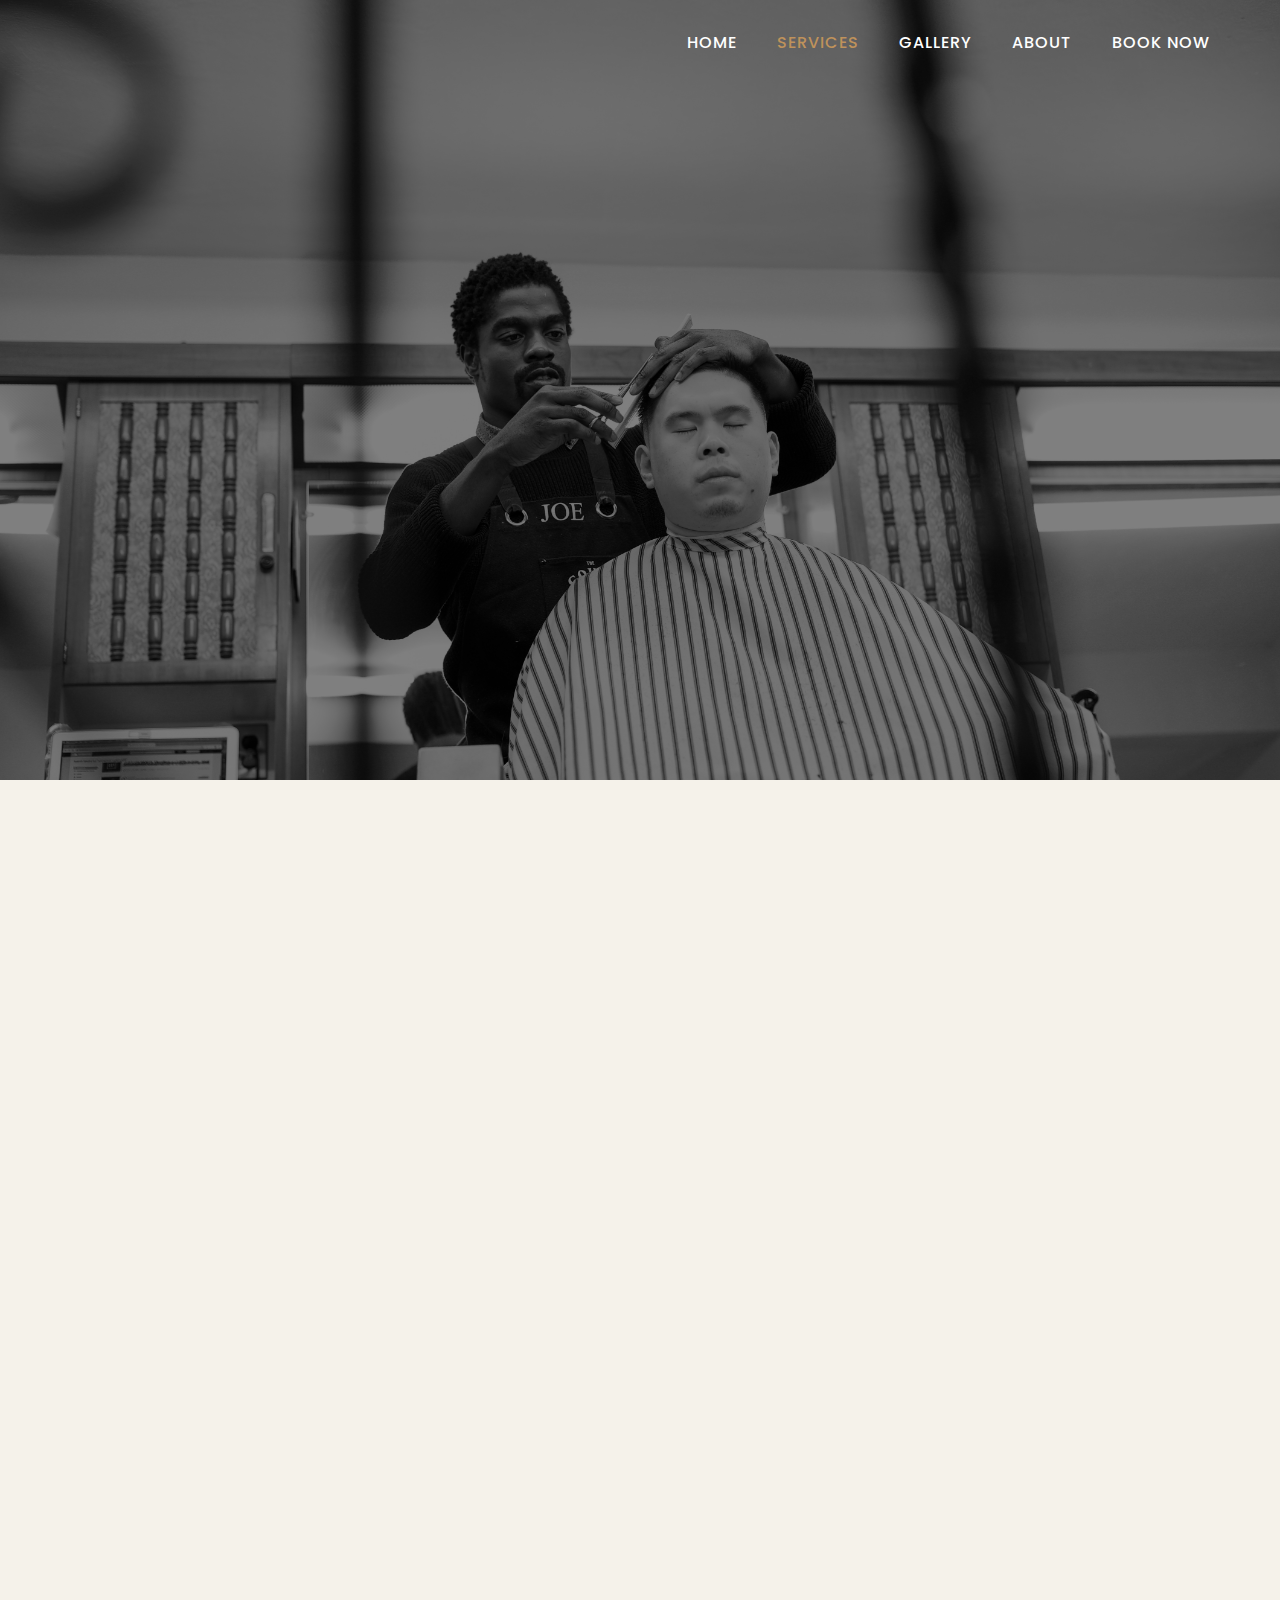
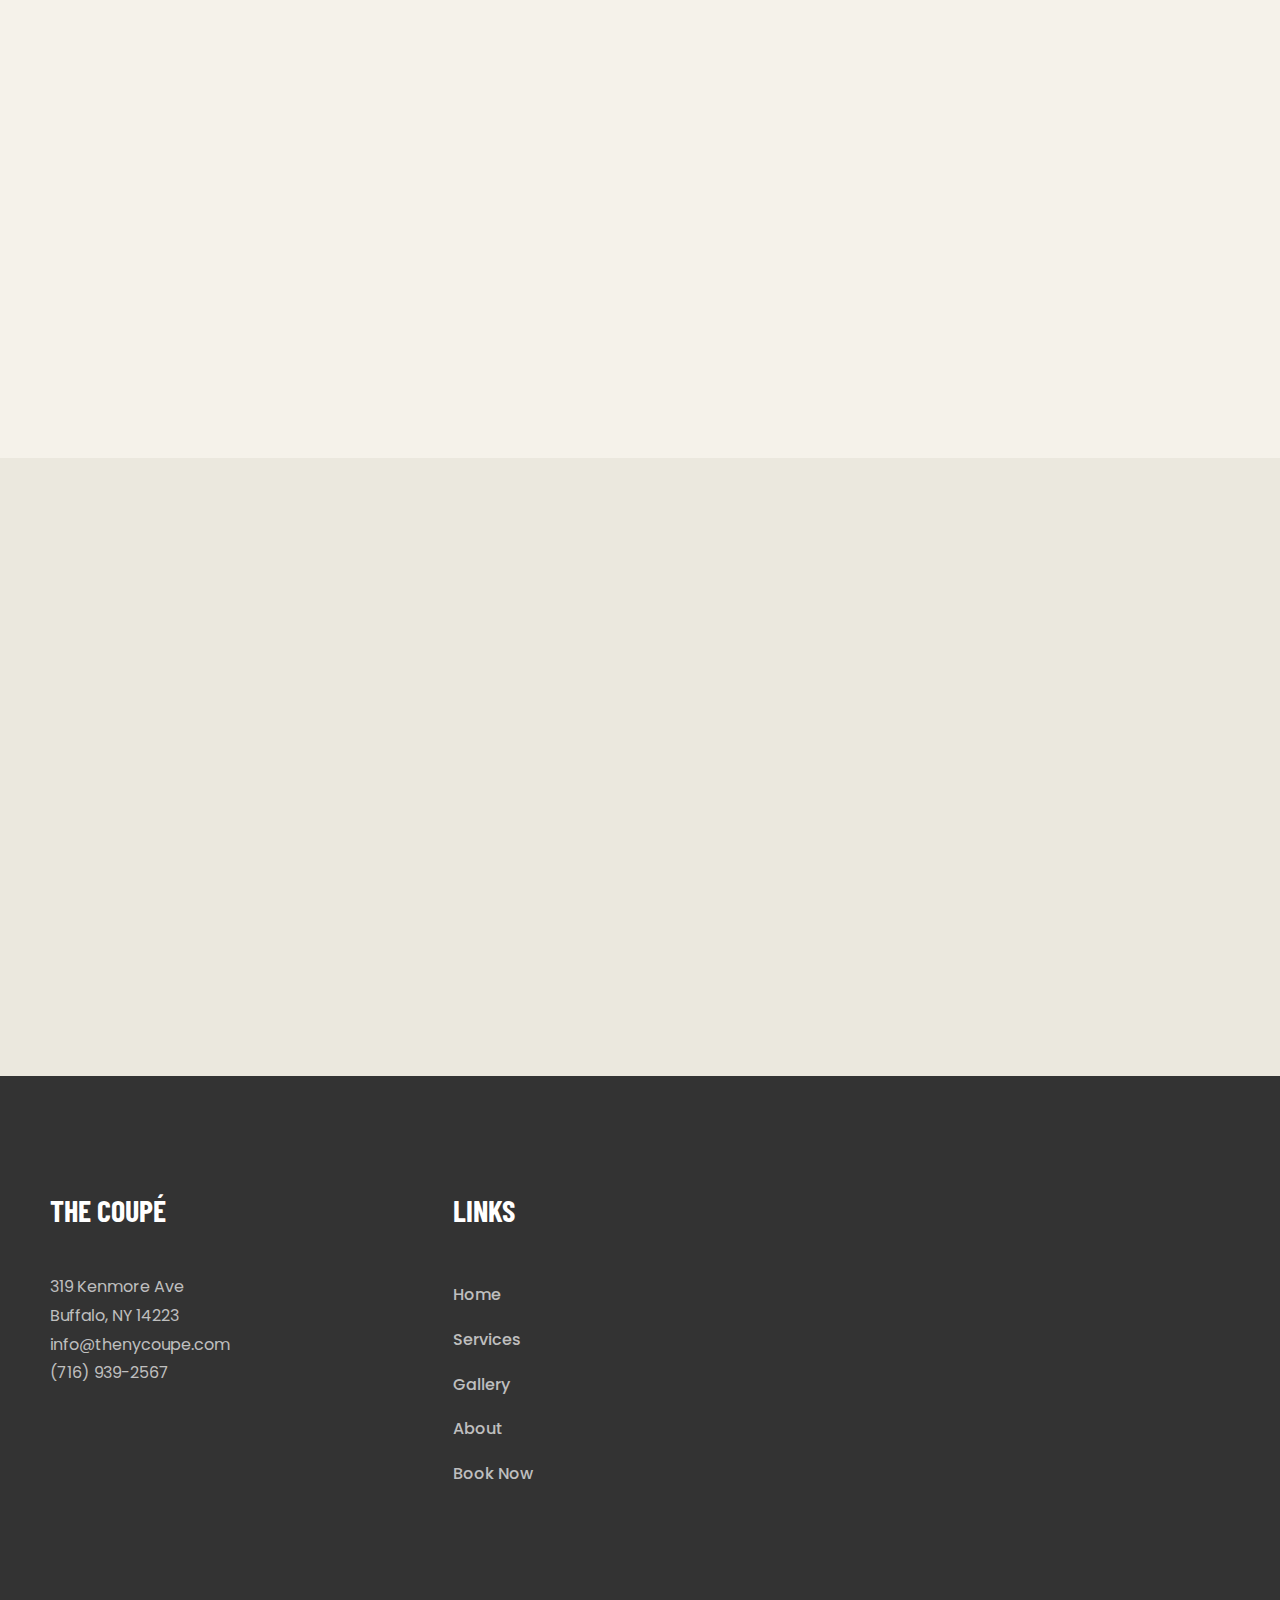
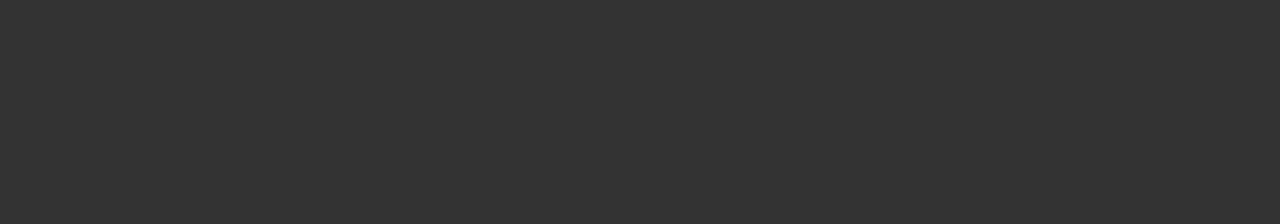
<file: public/services.html>
<!DOCTYPE html>
<html lang="en">
  <head>
    <title>Service - The Coupé</title>
     <meta charset="utf-8" />
    <meta http-equiv="X-UA-Compatible" content="ie=edge">
    <meta name="viewport" content="width=device-width,initial-scale=1.0,maximum-scale=1,viewport-fit=cover,user-scalable=no">
    <meta name="description" content="Welcome to The Coupé where you can get Haircuts, Facials, and Shaves" />
    <meta name="google" content="notranslate" />

    <meta property="og:type" content="article" />
    <meta property="og:title" content="The Coupé" />
    <meta property="og:url" content="https://thenycoupe.com" />
    <meta property="og:image" content="images/shared/logos/black-transparent_256x256.png" />
    <meta property="og:site_name" content="The Coupé" />
    <meta property="og:description" content="Welcome to The Coupé where you can get Haircuts, Facials, and Shaves" />
    <meta property="og:locale" content="en" />

    <meta property="twitter:card" content="summary_large_image" />
    <meta propery="twitter:description" content="Welcome to The Coupé where you can get Haircuts, Facials, and Shaves" />
    <meta property="twitter:title" content="The Coupé" />
    <meta property="twitter:image" content="https://raw.githubusercontent.com/jabarivince/the-coupe/master/public/images/shared/logos/black-transparent_512x512.png?token=AHMV6TINFY2JKPMTNERCNY27BUFG6"/>

    <meta name="mobile-web-app-capable" content="yes">

    <meta name="apple-mobile-web-app-title" content="The Coupé" />
    <meta name="apple-mobile-web-app-capable" content="yes" />
    <meta name="apple-mobile-web-app-status-bar-style" content="default" />
    <meta name="theme-color" content="#ffffff" />

    <link rel="apple-touch-icon" sizes="57x57" href="images/shared/icons/apple-icon-57x57.png">
    <link rel="apple-touch-icon" sizes="60x60" href="images/shared/icons/apple-icon-60x60.png">
    <link rel="apple-touch-icon" sizes="72x72" href="images/shared/icons/apple-icon-72x72.png">
    <link rel="apple-touch-icon" sizes="76x76" href="images/shared/icons/apple-icon-76x76.png">
    <link rel="apple-touch-icon" sizes="114x114" href="images/shared/icons/apple-icon-114x114.png">
    <link rel="apple-touch-icon" sizes="120x120" href="images/shared/icons/apple-icon-120x120.png">
    <link rel="apple-touch-icon" sizes="144x144" href="images/shared/icons/apple-icon-144x144.png">
    <link rel="apple-touch-icon" sizes="152x152" href="images/shared/icons/apple-icon-152x152.png">
    <link rel="apple-touch-icon" sizes="180x180" href="images/shared/icons/apple-icon-180x180.png">
    <link rel="icon" type="image/png" sizes="192x192"  href="images/shared/icons/android-icon-192x192.png">
    <link rel="icon" type="image/png" sizes="32x32" href="images/shared/icons/favicon-32x32.png">
    <link rel="icon" type="image/png" sizes="96x96" href="images/shared/icons/favicon-96x96.png">
    <link rel="icon" type="image/png" sizes="16x16" href="images/shared/icons/favicon-16x16.png">
    <link rel="manifest" href="/manifest.json">
    <meta name="msapplication-TileColor" content="#ffffff">
    <meta name="msapplication-TileImage" content="images/shared/icons/ms-icon-144x144.png">
    <meta name="theme-color" content="#ffffff">

    <link href="https://fonts.googleapis.com/css?family=Poppins:300,400,500,600,700" rel="stylesheet">
    <link href="https://fonts.googleapis.com/css?family=Barlow+Condensed:500,600,700&display=swap" rel="stylesheet">

    <link rel="stylesheet" href="css/open-iconic-bootstrap.min.css">
    <link rel="stylesheet" href="css/animate.css">

    <link rel="stylesheet" href="css/owl.carousel.min.css">
    <link rel="stylesheet" href="css/owl.theme.default.min.css">
    <link rel="stylesheet" href="css/magnific-popup.css">

    <link rel="stylesheet" href="css/aos.css">

    <link rel="stylesheet" href="css/ionicons.min.css">

    <link rel="stylesheet" href="css/flaticon.css">
    <link rel="stylesheet" href="css/icomoon.css">
    <link rel="stylesheet" href="css/style.css">
  </head>
  <body>

    <!-- Nav Bar -->
	  <nav class="navbar navbar-expand-lg navbar-dark ftco_navbar bg-dark ftco-navbar-light" id="ftco-navbar">
	    <div class="container">
	      <button class="navbar-toggler" type="button" data-toggle="collapse" data-target="#ftco-nav" aria-controls="ftco-nav" aria-expanded="false" aria-label="Toggle navigation">
	        <span class="oi oi-menu"></span> Menu
	      </button>

	      <div class="collapse navbar-collapse" id="ftco-nav">
	        <ul class="navbar-nav ml-auto">
	        	<li class="nav-item"><a href="index.html" class="nav-link">Home</a></li>
	        	<li class="nav-item active"><a href="services.html" class="nav-link">Services</a></li>
	        	<li class="nav-item"><a href="gallery.html" class="nav-link">Gallery</a></li>
	        	<li class="nav-item"><a href="about.html" class="nav-link">About</a></li>
	          <li class="nav-item"><a href="https://shops.getsquire.com/book/the-coupe-tanawanda" target="_blank" class="nav-link">Book Now</a></li>
	        </ul>
	      </div>
	    </div>
	  </nav>

    <!-- Services Header Section -->
    <section class="hero-wrap hero-wrap-2" style="background-image: url('images/services/banner.jpg');" data-stellar-background-ratio="0.5">
      <div class="overlay"></div>
      <div class="container">
        <div class="row no-gutters slider-text js-fullheight align-items-center justify-content-center">
          <div class="col-md-9 ftco-animate pb-5 text-center">
            <h2 class="mb-0 bread">Services</h2>
            <p class="breadcrumbs"><span class="mr-2"><a href="index.html">Home <i class="ion-ios-arrow-round-forward"></i></a></span> <span>Services <i class="ion-ios-arrow-round-forward"></i></span></p>
          </div>
        </div>
      </div>
    </section>

			<section class="ftco-section ftco-pricing">
			<div class="container">
				<div class="row justify-content-center pb-3">
          <div class="col-md-10 heading-section text-center ftco-animate">
            <h2 class="mb-4">Our Services</h2>
            <span class="subheading">Pricing</span>
          </div>
        </div>
        <div class="row">
        	<div class="col-md-3 ftco-animate">
        		<div class="pricing-entry pb-5 text-center">
        			<div>
	        			<h3 class="mb-4">Tapered Haircut</h3>
	        			<p><span class="price">$30</span> <span class="per">/ session</span></p>
	        		</div>
        			<ul>
        				<li>A Tapered Haircut includes: </li>
								<li>A Mohawk, Fade, Tapper, Afro-Tapper or a Shear Cut</li>
        			</ul>
       		</div>
        	</div>
        	<div class="col-md-3 ftco-animate">
        		<div class="pricing-entry pb-5 text-center">
        			<div>
	        			<h3 class="mb-4">Even Haircut</h3>
	        			<p><span class="price">$25</span> <span class="per">/ session</span></p>
	        		</div>
        			<ul>
        				<li>A Even Haircut includes:</li>
								<li>An all even Buzz Cut or Wave Cut</li>
        			</ul>
        		</div>
        	</div>
        	<div class="col-md-3 ftco-animate">
        		<div class="pricing-entry active pb-5 text-center">
        			<div>
	        			<h3 class="mb-4">Kids Haircut</h3>
	        			<p><span class="price">$20</span> <span class="per">/ session</span></p>
	        		</div>
        			<ul>
        				<li>Full Haircut of any choice</li>
								<li>Ages 1-12</li>
        			</ul>
        		</div>
        	</div>
        	<div class="col-md-3 ftco-animate">
        		<div class="pricing-entry pb-5 text-center">
        			<div>
	        			<h3 class="mb-4">Teen Haircut</h3>
	        			<p><span class="price">$25</span> <span class="per">/ session</span></p>
	        		</div>
        			<ul>
        				<li>Full Haircut of any choice</li>
								<li>Ages 13-17</li>
        			</ul>
        		</div>
				 <h2 class="mb-4"></h2>
        	</div>

			<div class="col-md-3 ftco-animate">
        		<div class="pricing-entry pb-5 text-center">
        			<div>
	        			<h3 class="mb-4">Shape Up</h3>
	        			<p><span class="price">$10</span> <span class="per">/ session</span></p>
	        		</div>
        			<ul>
        				<li>A designated line around the perimeter of your hair </li>
        			</ul>
        		</div>
        	</div>

         <!-- Shampoo -->
			   <div class="col-md-3 ftco-animate">
        		<div class="pricing-entry pb-5 text-center">
        			<div>
	        			<h3 class="mb-4">Beard Trim</h3>
	        			<p><span class="price">$10</span> <span class="per">/ session</span></p>
	        		</div>
        			<ul>
        				<li>A designated line around the perimeter of your facial hair</li>
        			</ul>
        		</div>
         </div>

         <!-- Beard -->
			   <div class="col-md-3 ftco-animate">
           <div class="pricing-entry pb-5 text-center">
        			<div>
	        			<h3 class="mb-4">Facial Massage</h3>
	        			<p>
                  <span class="price">$40</span>
                  <span class="per">/ session</span>
                </p>
	        		</div>
        			<ul>
        				<li>Relaxing Steam towels with:</li>
								<li>Mask, Cleansing cream, and Moisturizing cream</li>
        			</ul>
        		</div>
         </div>

         <div class="col-md-3 ftco-animate">
          <div class="pricing-entry pb-5 text-center">
             <div>
               <h3 class="mb-4">Shampoo</h3>
               <p>
                 <span class="price">$10</span>
                 <span class="per">/ session</span>
               </p>
             </div>
             <ul>
               <li>Lathered shampoo</li>
             </ul>
           </div>
        </div>

         <!-- Eyebrows -->
			   <div class="col-md-3 ftco-animate">
        		<div class="pricing-entry pb-5 text-center">
        			<div>
						<br/>
	        			<h3 class="mb-4">Eyebrows</h3>
	        			<p><span class="price">$5</span> <span class="per">/ session</span></p>
	        		</div>
        			<ul>
        				<li>Eyebrows shaped up with straight edge razor</li>
        			</ul>
        		</div>
        	</div>

          <div class="col-md-3 ftco-animate">
        		<div class="pricing-entry pb-5 text-center">
        			<div>
						<br/>
	        			<h3 class="mb-4">Hair Fiber Enhancements</h3>
	        			<p><span class="price">$5</span> <span class="per">/ session</span></p>
	        		</div>
        			<ul>
        			</ul>
        		</div>
        	</div>

          <div class="col-md-3 ftco-animate">
        		<div class="pricing-entry pb-5 text-center">
        			<div>
						<br/>
	        			<h3 class="mb-4">Air Brush Enhancements</h3>
	        			<p><span class="price">$20</span> <span class="per">/ session</span></p>
	        		</div>
        			<ul>
        			</ul>
        		</div>
        	</div>
        </div>
			</div>
		</section>

    <!-- Discounts Section -->
    <section class="testimony-section bg-light">
      <div class="container">
        <div class="row ftco-animate justify-content-center">
          <div class="col-md-6 col-lg-5 d-flex">
            <div class="testimony-img" style="background-image: url(images/shared/discounts/discount.jpg);"></div>
          </div>
          <div class="col-md-6 col-lg-7 py-5 pl-md-5">
            <div class="py-md-5">
              <div class="heading-section ftco-animate">
                <h2 class="mb-4">Discounts</h2>
              </div>

              <div class="testimony-wrap pb-4">
                <div class="text">
                  <p class="mb-0 name">$5 OFF Veterans Discount</p>
                </div>
                <div class="pos ml-3">
                    <p>With valid ID - Tuesdays only</p>
                </div>
              </div>

              <div class="testimony-wrap pb-4">
                <div class="text">
                  <p class="mb-0 name">$5 OFF Senior Discount</p>
                </div>
                <div class="pos ml-3">
                    <p>Ages 65+</p>
                </div>
              </div>

              <div class="testimony-wrap pb-4">
                <div class="text">
                  <p class="mb-0 name">$5 OFF Student Discount</p>
                </div>
                <div class="pos ml-3">
                    <p>With school ID – Tuesdays only</p>
                </div>
              </div>
            </div>
          </div>
        </div>
      </div>
    </section>


  <!-- Footer -->
    <footer class="ftco-footer ftco-section">
      <div class="container">
        <div class="row mb-5">
          <div class="col-md">
            <div class="ftco-footer-widget mb-4">
              <h2 class="ftco-heading-2 logo">The Coupé</h2>
              <p class="footer_text">
                319 Kenmore Ave<br>
                Buffalo, NY 14223<br>
                <a class="domain" href="mailto:info@thenycoupe.com">info@thenycoupe.com</a><br>
                <a href="tel:716-939-2567">(716) 939-2567</a>
              </p>

              <ul class="ftco-footer-social list-unstyled float-md-left float-lft mt-5">
                <li class="ftco-animate"><a target="_blank" href="#"><span class="icon-facebook"></span></a></li>
                <li class="ftco-animate"><a target="_blank" href="https://www.instagram.com/thenycoupe"><span class="icon-instagram"></span></a></li>
              </ul>
            </div>
          </div>
          <div class="col-md">
             <div class="ftco-footer-widget mb-4">
              <h2 class="ftco-heading-2">Links</h2>
              <ul class="list-unstyled">
                <li><a href="index.html" class="py-2 d-block">Home</a></li>
                <li><a href="services.html" class="py-2 d-block">Services</a></li>
                <li><a href="gallery.html" class="py-2 d-block">Gallery</a></li>
                <li><a href="about.html" class="py-2 d-block">About</a></li>
                <li><a href="https://shops.getsquire.com/book/the-coupe-tanawanda" target="_blank" class="py-2 d-block ">Book Now</a></li>
              </ul>
            </div>
          </div>
          <div class="col-md">


				   <p align="center"> <iframe class="justify-content-center align-items-center" src="https://www.google.com/maps/embed?pb=!1m18!1m12!1m3!1d729.9851853604375!2d-78.83029557078974!3d42.958453180181934!2m3!1f0!2f0!3f0!3m2!1i1024!2i768!4f13.1!3m3!1m2!1s0x89d3734f7690f321%3A0xffa3da186ca0c4e9!2sThe%20Coup%C3%A9!5e0!3m2!1sen!2sus!4v1594273593251!5m2!1sen!2sus" width="320" height="450" frameborder="0" style="border:0;" allowfullscreen="" aria-hidden="false" tabindex="0"></iframe></p>


            </div>
          </div>
        </div>
        <div class="row">
          <div class="col-md-12 text-center">
          </div>
        </div>
      </div>
    </footer>



  <!-- loader -->
  <div id="ftco-loader" class="show fullscreen"><svg class="circular" width="48px" height="48px"><circle class="path-bg" cx="24" cy="24" r="22" fill="none" stroke-width="4" stroke="#eeeeee"/><circle class="path" cx="24" cy="24" r="22" fill="none" stroke-width="4" stroke-miterlimit="10" stroke="#F96D00"/></svg></div>

  <script src="js/jquery.min.js"></script>
  <script src="js/jquery-migrate-3.0.1.min.js"></script>
  <script src="js/popper.min.js"></script>
  <script src="js/bootstrap.min.js"></script>
  <script src="js/jquery.easing.1.3.js"></script>
  <script src="js/jquery.waypoints.min.js"></script>
  <script src="js/jquery.stellar.min.js"></script>
  <script src="js/owl.carousel.min.js"></script>
  <script src="js/jquery.magnific-popup.min.js"></script>
  <script src="js/aos.js"></script>
  <script src="js/jquery.animateNumber.min.js"></script>
  <script src="js/scrollax.min.js"></script>
  <script src="js/viewport-units-buggyfill.js"></script>
  <script src="js/main.js"></script>

  </body>
</html>
</file>
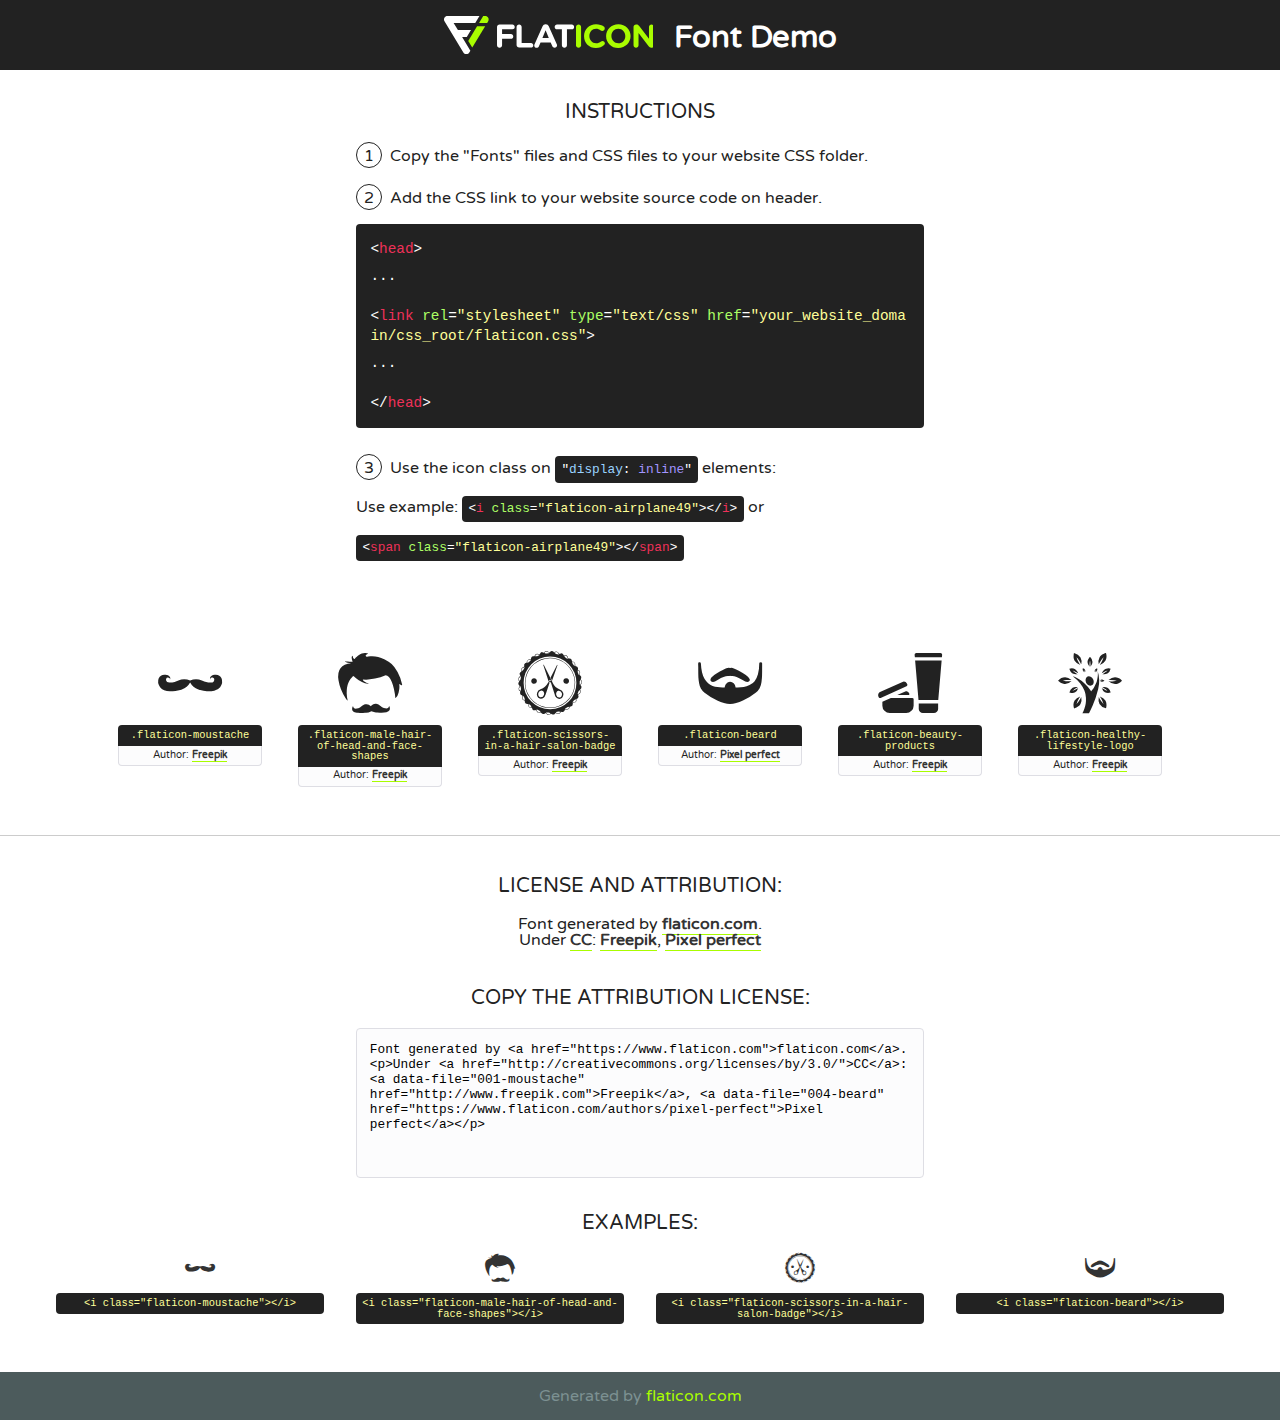
<file: public/fonts/flaticon/font/flaticon.html>
<!DOCTYPE html>
<!--
  Flaticon icon font: Flaticon
  Creation date: 13/09/2019 01:45
-->
<html>
<!DOCTYPE html>
<html>

<head>
    <title>Flaticon WebFont</title>
    <link href="http://fonts.googleapis.com/css?family=Varela+Round" rel="stylesheet" type="text/css" />
    <link rel="stylesheet" type="text/css" href="flaticon.css">
    <meta charset="UTF-8">
    <style>
    html, body, div, span, applet, object, iframe,
    h1, h2, h3, h4, h5, h6, p, blockquote, pre,
    a, abbr, acronym, address, big, cite, code,
    del, dfn, em, img, ins, kbd, q, s, samp,
    small, strike, strong, sub, sup, tt, var,
    b, u, i, center,
    dl, dt, dd, ol, ul, li,
    fieldset, form, label, legend,
    table, caption, tbody, tfoot, thead, tr, th, td,
    article, aside, canvas, details, embed, 
    figure, figcaption, footer, header, hgroup, 
    menu, nav, output, ruby, section, summary,
    time, mark, audio, video {
        margin: 0;
        padding: 0;
        border: 0;
        font-size: 100%;
        font: inherit;
        vertical-align: baseline;
    }
    /* HTML5 display-role reset for older browsers */
    article, aside, details, figcaption, figure, 
    footer, header, hgroup, menu, nav, section {
        display: block;
    }
    body {
        line-height: 1;
    }
    ol, ul {
        list-style: none;
    }
    blockquote, q {
        quotes: none;
    }
    blockquote:before, blockquote:after,
    q:before, q:after {
        content: '';
        content: none;
    }
    table {
        border-collapse: collapse;
        border-spacing: 0;
    }
    body {
        font-family: 'Varela Round', Helvetica, Arial, sans-serif;
        font-size: 16px;
        color: #222;
    }
    a {
        color: #333;
        border-bottom: 1px solid #a9fd00;
        font-weight: bold;
        text-decoration: none;
    }
    * {
        -moz-box-sizing: border-box;
        -webkit-box-sizing: border-box;
        box-sizing: border-box;
        margin: 0;
        padding: 0;
    }
    [class^="flaticon-"]:before, [class*=" flaticon-"]:before, [class^="flaticon-"]:after, [class*=" flaticon-"]:after {
        font-family: Flaticon;
        font-size: 30px;
        font-style: normal;
        margin-left: 20px;
        color: #333;
    }
    .wrapper {
        max-width: 600px;
        margin: auto;
        padding: 0 1em;
    }
    .title {
        font-size: 1.25em;
        text-align: center;
        margin-bottom: 1em;
        text-transform: uppercase;
    }
    header {
        text-align: center;
        background-color: #222;
        color: #fff;
        padding: 1em;
    }
    header .logo {
        width: 210px;
        height: 38px;
        display: inline-block;
        vertical-align: middle;
        margin-right: 1em;
        border: none;
    }
    header strong {
        font-size: 1.95em;
        font-weight: bold;
        vertical-align: middle;
        margin-top: 5px;
        display: inline-block;
    }
    .demo {
        margin: 2em auto;
        line-height: 1.25em;
    }
    .demo ul li {
        margin-bottom: 1em;
    }
    .demo ul li .num {
        color: #222;
        border-radius: 20px;
        display: inline-block;
        width: 26px;
        padding: 3px;
        height: 26px;
        text-align: center;
        margin-right: 0.5em;
        border: 1px solid #222;
    }
    .demo ul li code {
        background-color: #222;
        border-radius: 4px;
        padding: 0.25em 0.5em;
        display: inline-block;
        color: #fff;
        font-family: Consolas,Monaco,Lucida Console,Liberation Mono,DejaVu Sans Mono,Bitstream Vera Sans Mono,Courier New, monospace;
        font-weight: lighter;
        margin-top: 1em;
        font-size: 0.8em;
        word-break: break-all;
    }
    .demo ul li code.big {
        padding: 1em;
        font-size: 0.9em;
    }
    .demo ul li code .red {
        color: #EF3159;
    }
    .demo ul li code .green {
        color: #ACFF65;
    }
    .demo ul li code .yellow {
        color: #FFFF99;
    }
    .demo ul li code .blue {
        color: #99D3FF;
    }
    .demo ul li code .purple {
        color: #A295FF;
    }
    .demo ul li code .dots {
        margin-top: 0.5em;
        display: block;
    }
    #glyphs {
        border-bottom: 1px solid #ccc;
        padding: 2em 0;
        text-align: center;
    }
    .glyph {
        display: inline-block;
        width: 9em;
        margin: 1em;
        text-align: center;
        vertical-align: top;
        background: #FFF;
    }
    .glyph .glyph-icon {
        padding: 10px;
        display: block;
        font-family:"Flaticon";
        font-size: 64px;
        line-height: 1;
    }
    .glyph .glyph-icon:before {
        font-size: 64px;
        color: #222;
        margin-left: 0;
    }
    .class-name {
        font-size: 0.65em;
        background-color: #222;
        color: #fff;
        border-radius: 4px 4px 0 0;
        padding: 0.5em;
        color: #FFFF99;
        font-family: Consolas,Monaco,Lucida Console,Liberation Mono,DejaVu Sans Mono,Bitstream Vera Sans Mono,Courier New, monospace;
    }
    .author-name {
        font-size: 0.6em;
        background-color: #fcfcfd;
        border: 1px solid #DEDEE4;
        border-top: 0;
        border-radius: 0 0 4px 4px;
        padding: 0.5em;
    }
    .class-name:last-child {
        font-size: 10px;
        color:#888;
    }
    .class-name:last-child a {
        font-size: 10px;
        color:#555;
    }
    .class-name:last-child a:hover {
        color:#a9fd00;
    }
    .glyph > input {
        display: block;
        width: 100px;
        margin: 5px auto;
        text-align: center;
        font-size: 12px;
        cursor: text;
    }
    .glyph > input.icon-input {
        font-family:"Flaticon";
        font-size: 16px;
        margin-bottom: 10px;
    }
    .attribution .title {
        margin-top: 2em;
    }
    .attribution textarea {
        background-color: #fcfcfd;
        padding: 1em;
        border: none;
        box-shadow: none;
        border: 1px solid #DEDEE4;
        border-radius: 4px;
        resize: none;
        width: 100%;
        height: 150px;
        font-size: 0.8em;
        font-family: Consolas,Monaco,Lucida Console,Liberation Mono,DejaVu Sans Mono,Bitstream Vera Sans Mono,Courier New, monospace;
        -webkit-appearance: none;
    }
    .iconsuse {
        margin: 2em auto;
        text-align: center;
        max-width: 1200px;
    }
    .iconsuse:after {
        content: '';
        display: table;
        clear: both;
    }
    .iconsuse .image {
        float: left;
        width: 25%;
        padding: 0 1em;
    }
    .iconsuse .image p {
        margin-bottom: 1em;
    }
    .iconsuse .image span {
        display: block;
        font-size: 0.65em;
        background-color: #222;
        color: #fff;
        border-radius: 4px;
        padding: 0.5em;
        color: #FFFF99;
        margin-top: 1em;
        font-family: Consolas,Monaco,Lucida Console,Liberation Mono,DejaVu Sans Mono,Bitstream Vera Sans Mono,Courier New, monospace;
    }
    #footer {
        text-align: center;
        background-color: #4C5B5C;
        color: #7c9192;
        padding: 1em;
    }
    #footer a {
        border: none;
        color: #a9fd00;
        font-weight: normal;
    }
    @media (max-width: 960px) {
        .iconsuse .image {
            width: 50%;
        }
    }
    @media (max-width: 560px) {
        .iconsuse .image {
            width: 100%;
        }
    }
    </style>
</head>

<body class="characters-off">

    <header>
        <a href="https://www.flaticon.com" target="_blank" class="logo">
            <svg version="1.1" xmlns="http://www.w3.org/2000/svg" xmlns:xlink="http://www.w3.org/1999/xlink" xmlns:a="http://ns.adobe.com/AdobeSVGViewerExtensions/3.0/" viewBox="0 0 560.875 102.036" enable-background="new 0 0 560.875 102.036" xml:space="preserve">
                <defs>
                </defs>
                <g>
                    <g class="letters">
                        <path fill="#ffffff" d="M141.596,29.675c0-3.777,2.985-6.767,6.764-6.767h34.438c3.426,0,6.15,2.728,6.15,6.15
                        c0,3.43-2.724,6.149-6.15,6.149h-27.674v13.091h23.719c3.429,0,6.151,2.724,6.151,6.15c0,3.43-2.723,6.149-6.151,6.149h-23.719
                        v17.574c0,3.773-2.986,6.761-6.764,6.761c-3.779,0-6.764-2.989-6.764-6.761V29.675z"></path>
                        <path fill="#ffffff" d="M193.844,29.149c0-3.781,2.985-6.767,6.764-6.767c3.776,0,6.763,2.985,6.763,6.767v42.957h25.039
                        c3.426,0,6.149,2.726,6.149,6.153c0,3.425-2.723,6.15-6.149,6.15h-31.802c-3.779,0-6.764-2.986-6.764-6.768V29.149z"></path>
                        <path fill="#ffffff" d="M241.891,75.71l21.438-48.407c1.492-3.341,4.215-5.357,7.906-5.357h0.792
                        c3.686,0,6.323,2.017,7.815,5.357l21.439,48.407c0.436,0.967,0.701,1.845,0.701,2.723c0,3.602-2.809,6.501-6.414,6.501
                        c-3.161,0-5.269-1.845-6.499-4.655l-4.132-9.661h-27.059l-4.301,10.102c-1.144,2.631-3.426,4.214-6.237,4.214
                        c-3.517,0-6.24-2.81-6.24-6.325C241.1,77.64,241.451,76.677,241.891,75.71z M279.932,58.666l-8.521-20.297l-8.526,20.297H279.932
                        z"></path>
                        <path fill="#ffffff" d="M314.864,35.387H301.86c-3.429,0-6.239-2.813-6.239-6.238c0-3.429,2.811-6.24,6.239-6.24h39.533
                        c3.426,0,6.237,2.811,6.237,6.24c0,3.425-2.811,6.238-6.237,6.238h-13.001v42.785c0,3.773-2.99,6.761-6.764,6.761
                        c-3.779,0-6.764-2.989-6.764-6.761V35.387z"></path>
                        <path fill="#A9FD00" d="M352.615,29.149c0-3.781,2.985-6.767,6.767-6.767c3.774,0,6.761,2.985,6.761,6.767v49.024
                        c0,3.773-2.987,6.761-6.761,6.761c-3.781,0-6.767-2.989-6.767-6.761V29.149z"></path>
                        <path fill="#A9FD00" d="M374.132,53.836v-0.179c0-17.481,13.178-31.801,32.065-31.801c9.22,0,15.459,2.458,20.557,6.238
                        c1.402,1.054,2.637,2.985,2.637,5.357c0,3.692-2.985,6.59-6.681,6.59c-1.845,0-3.071-0.702-4.044-1.319
                        c-3.776-2.813-7.729-4.393-12.562-4.393c-10.364,0-17.831,8.611-17.831,19.154v0.173c0,10.542,7.291,19.329,17.831,19.329
                        c5.715,0,9.492-1.756,13.359-4.834c1.049-0.874,2.458-1.491,4.039-1.491c3.429,0,6.325,2.813,6.325,6.236
                        c0,2.106-1.056,3.78-2.282,4.834c-5.539,4.834-12.036,7.733-21.878,7.733C387.572,85.464,374.132,71.493,374.132,53.836z"></path>
                        <path fill="#A9FD00" d="M433.009,53.836v-0.179c0-17.481,13.79-31.801,32.766-31.801c18.981,0,32.592,14.143,32.592,31.628v0.173
                        c0,17.483-13.785,31.807-32.769,31.807C446.625,85.464,433.009,71.32,433.009,53.836z M484.224,53.836v-0.179
                        c0-10.539-7.725-19.326-18.626-19.326c-10.893,0-18.449,8.611-18.449,19.154v0.173c0,10.542,7.73,19.329,18.626,19.329
                        C476.676,72.986,484.224,64.378,484.224,53.836z"></path>
                        <path fill="#A9FD00" d="M506.233,29.321c0-3.774,2.99-6.763,6.767-6.763h1.401c3.252,0,5.183,1.583,7.029,3.953l26.093,34.265
                        V29.059c0-3.692,2.99-6.677,6.681-6.677c3.683,0,6.671,2.985,6.671,6.677v48.934c0,3.78-2.987,6.765-6.764,6.765h-0.436
                        c-3.257,0-5.188-1.581-7.034-3.953l-27.056-35.492v32.944c0,3.687-2.985,6.676-6.678,6.676c-3.683,0-6.673-2.989-6.673-6.676
                        V29.321z"></path>
                    </g>
                    <g class="insignia">
                        <path fill="#ffffff" d="M48.372,56.137h12.517l11.156-18.537H37.186L25.688,18.539h57.825L94.668,0H9.271
                        C5.925,0,2.842,1.801,1.198,4.716c-1.644,2.907-1.593,6.482,0.134,9.343l50.38,83.501c1.678,2.781,4.689,4.476,7.938,4.476
                        c3.246,0,6.257-1.695,7.935-4.476l2.898-4.804L48.372,56.137z"></path>
                        <g class="i">
                            <path fill="#A9FD00" d="M93.575,18.539h0.031v0.004l21.652,0.004l2.705-4.488c1.727-2.861,1.778-6.436,0.133-9.343
                            C116.454,1.801,113.371,0,110.026,0h-5.294L93.575,18.539z"></path>
                            <polygon fill="#A9FD00" points="88.291,27.356 64.725,66.486 75.519,84.404 109.942,27.356"></polygon>
                        </g>
                    </g>
                </g>
            </svg>
        </a>
        <strong>Font Demo</strong>
    </header>


    <section class="demo wrapper">

        <p class="title">Instructions</p>

        <ul>
            <li>
                <span class="num">1</span>Copy the "Fonts" files and CSS files to your website CSS folder.
            </li>
            <li>
                <span class="num">2</span>Add the CSS link to your website source code on header.
                <code class="big">
                    &lt;<span class="red">head</span>&gt;
                    <br/><span class="dots">...</span>
                    <br/>&lt;<span class="red">link</span> <span class="green">rel</span>=<span class="yellow">"stylesheet"</span> <span class="green">type</span>=<span class="yellow">"text/css"</span> <span class="green">href</span>=<span class="yellow">"your_website_domain/css_root/flaticon.css"</span>&gt;
                    <br/><span class="dots">...</span>
                    <br/>&lt;/<span class="red">head</span>&gt;
                </code>
            </li>

            <li>
                <p>
                    <span class="num">3</span>Use the icon class on <code>"<span class="blue">display</span>:<span class="purple"> inline</span>"</code> elements:
                    <br />
                    Use example: <code>&lt;<span class="red">i</span> <span class="green">class</span>=<span class="yellow">&quot;flaticon-airplane49&quot;</span>&gt;&lt;/<span class="red">i</span>&gt;</code> or <code>&lt;<span class="red">span</span> <span class="green">class</span>=<span class="yellow">&quot;flaticon-airplane49&quot;</span>&gt;&lt;/<span class="red">span</span>&gt;</code>
            </li>
        </ul>

    </section>




   <section id="glyphs">          
    
      
        <div class="glyph"><div class="glyph-icon flaticon-moustache"></div>
            <div class="class-name">.flaticon-moustache</div>
            <div class="author-name">Author: <a data-file="001-moustache" href="http://www.freepik.com">Freepik</a> </div> 
        </div>        
        
        <div class="glyph"><div class="glyph-icon flaticon-male-hair-of-head-and-face-shapes"></div>
            <div class="class-name">.flaticon-male-hair-of-head-and-face-shapes</div>
            <div class="author-name">Author: <a data-file="002-male-hair-of-head-and-face-shapes" href="http://www.freepik.com">Freepik</a> </div> 
        </div>        
        
        <div class="glyph"><div class="glyph-icon flaticon-scissors-in-a-hair-salon-badge"></div>
            <div class="class-name">.flaticon-scissors-in-a-hair-salon-badge</div>
            <div class="author-name">Author: <a data-file="003-scissors-in-a-hair-salon-badge" href="http://www.freepik.com">Freepik</a> </div> 
        </div>        
        
        <div class="glyph"><div class="glyph-icon flaticon-beard"></div>
            <div class="class-name">.flaticon-beard</div>
            <div class="author-name">Author: <a data-file="004-beard" href="https://www.flaticon.com/authors/pixel-perfect">Pixel perfect</a> </div> 
        </div>        
        
        <div class="glyph"><div class="glyph-icon flaticon-beauty-products"></div>
            <div class="class-name">.flaticon-beauty-products</div>
            <div class="author-name">Author: <a data-file="005-beauty-products" href="http://www.freepik.com">Freepik</a> </div> 
        </div>        
        
        <div class="glyph"><div class="glyph-icon flaticon-healthy-lifestyle-logo"></div>
            <div class="class-name">.flaticon-healthy-lifestyle-logo</div>
            <div class="author-name">Author: <a data-file="006-healthy-lifestyle-logo" href="http://www.freepik.com">Freepik</a> </div> 
        </div>        
        

    </section>



    <section class="attribution wrapper"   style="text-align:center;">

      <div class="title">License and attribution:</div><div class="attrDiv">Font generated by <a href="https://www.flaticon.com">flaticon.com</a>. <div><p>Under <a href="http://creativecommons.org/licenses/by/3.0/">CC</a>: <a data-file="001-moustache" href="http://www.freepik.com">Freepik</a>, <a data-file="004-beard" href="https://www.flaticon.com/authors/pixel-perfect">Pixel perfect</a></p>  </div>
      </div>
      <div class="title">Copy the Attribution License:</div>

    <textarea onclick="this.focus();this.select();">Font generated by &lt;a href=&quot;https://www.flaticon.com&quot;&gt;flaticon.com&lt;/a&gt;. <p>Under <a href="http://creativecommons.org/licenses/by/3.0/">CC</a>: <a data-file="001-moustache" href="http://www.freepik.com">Freepik</a>, <a data-file="004-beard" href="https://www.flaticon.com/authors/pixel-perfect">Pixel perfect</a></p>  
     </textarea>

    </section>

    <section class="iconsuse">

          <div class="title">Examples:</div>            
             
            <div class="image">
                <p>
                    <i class="glyph-icon flaticon-moustache"></i> 
                    <span>&lt;i class=&quot;flaticon-moustache&quot;&gt;&lt;/i&gt;</span>
                </p>
            </div>
            
            <div class="image">
                <p>
                    <i class="glyph-icon flaticon-male-hair-of-head-and-face-shapes"></i> 
                    <span>&lt;i class=&quot;flaticon-male-hair-of-head-and-face-shapes&quot;&gt;&lt;/i&gt;</span>
                </p>
            </div>
            
            <div class="image">
                <p>
                    <i class="glyph-icon flaticon-scissors-in-a-hair-salon-badge"></i> 
                    <span>&lt;i class=&quot;flaticon-scissors-in-a-hair-salon-badge&quot;&gt;&lt;/i&gt;</span>
                </p>
            </div>
            
            <div class="image">
                <p>
                    <i class="glyph-icon flaticon-beard"></i> 
                    <span>&lt;i class=&quot;flaticon-beard&quot;&gt;&lt;/i&gt;</span>
                </p>
            </div>
                       
        </div>
                            
    </section>

<div id="footer">
    <div>Generated by <a href="https://www.flaticon.com">flaticon.com</a>
    </div>
</div>



</body>
</html>
</file>
<file: public/css/flaticon.css>
/*
  	Flaticon icon font: Flaticon
  	Creation date: 04/01/2019 13:45
  	*/


@font-face {
  font-family: "Flaticon";
  src: url("../fonts/flaticon/font/Flaticon.eot");
  src: url("../fonts/flaticon/font/Flaticon.eot?#iefix") format("embedded-opentype"),
       url("../fonts/flaticon/font/Flaticon.woff") format("woff"),
       url("../fonts/flaticon/font/Flaticon.ttf") format("truetype"),
       url("../fonts/flaticon/font/Flaticon.svg#Flaticon") format("svg");
  font-weight: normal;
  font-style: normal;
}

@media screen and (-webkit-min-device-pixel-ratio:0) {
  @font-face {
    font-family: "Flaticon";
    src: url("../fonts/flaticon/font/Flaticon.svg#Flaticon") format("svg");
  }
}

[class^="flaticon-"]:before, [class*=" flaticon-"]:before,
[class^="flaticon-"]:after, [class*=" flaticon-"]:after {   
  font-family: Flaticon;
  font-style: normal;
  font-weight: normal;
  font-variant: normal;
  text-transform: none;
  line-height: 1;

  /* Better Font Rendering =========== */
  -webkit-font-smoothing: antialiased;
  -moz-osx-font-smoothing: grayscale;
}

.flaticon-moustache:before { content: "\f100"; }
.flaticon-male-hair-of-head-and-face-shapes:before { content: "\f101"; }
.flaticon-scissors-in-a-hair-salon-badge:before { content: "\f102"; }
.flaticon-beard:before { content: "\f103"; }
.flaticon-beauty-products:before { content: "\f104"; }
.flaticon-healthy-lifestyle-logo:before { content: "\f105"; }
</file>
<file: public/css/icomoon.css>
@font-face {
  font-family: 'icomoon';
  src:  url('../fonts/icomoon/icomoon.eot?6tt51o');
  src:  url('../fonts/icomoon/icomoon.eot?6tt51o#iefix') format('embedded-opentype'),
    url('../fonts/icomoon/icomoon.ttf?6tt51o') format('truetype'),
    url('../fonts/icomoon/icomoon.woff?6tt51o') format('woff'),
    url('../fonts/icomoon/icomoon.svg?6tt51o#icomoon') format('svg');
  font-weight: normal;
  font-style: normal;
}

[class^="icon-"], [class*=" icon-"] {
  /* use !important to prevent issues with browser extensions that change fonts */
  font-family: 'icomoon' !important;
  speak: none;
  font-style: normal;
  font-weight: normal;
  font-variant: normal;
  text-transform: none;
  line-height: 1;

  /* Better Font Rendering =========== */
  -webkit-font-smoothing: antialiased;
  -moz-osx-font-smoothing: grayscale;
}

.icon-asterisk:before {
  content: "\f069";
}
.icon-plus:before {
  content: "\f067";
}
.icon-question:before {
  content: "\f128";
}
.icon-minus:before {
  content: "\f068";
}
.icon-glass:before {
  content: "\f000";
}
.icon-music:before {
  content: "\f001";
}
.icon-search:before {
  content: "\f002";
}
.icon-envelope-o:before {
  content: "\f003";
}
.icon-heart:before {
  content: "\f004";
}
.icon-star:before {
  content: "\f005";
}
.icon-star-o:before {
  content: "\f006";
}
.icon-user:before {
  content: "\f007";
}
.icon-film:before {
  content: "\f008";
}
.icon-th-large:before {
  content: "\f009";
}
.icon-th:before {
  content: "\f00a";
}
.icon-th-list:before {
  content: "\f00b";
}
.icon-check:before {
  content: "\f00c";
}
.icon-close:before {
  content: "\f00d";
}
.icon-remove:before {
  content: "\f00d";
}
.icon-times:before {
  content: "\f00d";
}
.icon-search-plus:before {
  content: "\f00e";
}
.icon-search-minus:before {
  content: "\f010";
}
.icon-power-off:before {
  content: "\f011";
}
.icon-signal:before {
  content: "\f012";
}
.icon-cog:before {
  content: "\f013";
}
.icon-gear:before {
  content: "\f013";
}
.icon-trash-o:before {
  content: "\f014";
}
.icon-home:before {
  content: "\f015";
}
.icon-file-o:before {
  content: "\f016";
}
.icon-clock-o:before {
  content: "\f017";
}
.icon-road:before {
  content: "\f018";
}
.icon-download:before {
  content: "\f019";
}
.icon-arrow-circle-o-down:before {
  content: "\f01a";
}
.icon-arrow-circle-o-up:before {
  content: "\f01b";
}
.icon-inbox:before {
  content: "\f01c";
}
.icon-play-circle-o:before {
  content: "\f01d";
}
.icon-repeat:before {
  content: "\f01e";
}
.icon-rotate-right:before {
  content: "\f01e";
}
.icon-refresh:before {
  content: "\f021";
}
.icon-list-alt:before {
  content: "\f022";
}
.icon-lock:before {
  content: "\f023";
}
.icon-flag:before {
  content: "\f024";
}
.icon-headphones:before {
  content: "\f025";
}
.icon-volume-off:before {
  content: "\f026";
}
.icon-volume-down:before {
  content: "\f027";
}
.icon-volume-up:before {
  content: "\f028";
}
.icon-qrcode:before {
  content: "\f029";
}
.icon-barcode:before {
  content: "\f02a";
}
.icon-tag:before {
  content: "\f02b";
}
.icon-tags:before {
  content: "\f02c";
}
.icon-book:before {
  content: "\f02d";
}
.icon-bookmark:before {
  content: "\f02e";
}
.icon-print:before {
  content: "\f02f";
}
.icon-camera:before {
  content: "\f030";
}
.icon-font:before {
  content: "\f031";
}
.icon-bold:before {
  content: "\f032";
}
.icon-italic:before {
  content: "\f033";
}
.icon-text-height:before {
  content: "\f034";
}
.icon-text-width:before {
  content: "\f035";
}
.icon-align-left:before {
  content: "\f036";
}
.icon-align-center:before {
  content: "\f037";
}
.icon-align-right:before {
  content: "\f038";
}
.icon-align-justify:before {
  content: "\f039";
}
.icon-list:before {
  content: "\f03a";
}
.icon-dedent:before {
  content: "\f03b";
}
.icon-outdent:before {
  content: "\f03b";
}
.icon-indent:before {
  content: "\f03c";
}
.icon-video-camera:before {
  content: "\f03d";
}
.icon-image:before {
  content: "\f03e";
}
.icon-photo:before {
  content: "\f03e";
}
.icon-picture-o:before {
  content: "\f03e";
}
.icon-pencil:before {
  content: "\f040";
}
.icon-map-marker:before {
  content: "\f041";
}
.icon-adjust:before {
  content: "\f042";
}
.icon-tint:before {
  content: "\f043";
}
.icon-edit:before {
  content: "\f044";
}
.icon-pencil-square-o:before {
  content: "\f044";
}
.icon-share-square-o:before {
  content: "\f045";
}
.icon-check-square-o:before {
  content: "\f046";
}
.icon-arrows:before {
  content: "\f047";
}
.icon-step-backward:before {
  content: "\f048";
}
.icon-fast-backward:before {
  content: "\f049";
}
.icon-backward:before {
  content: "\f04a";
}
.icon-play:before {
  content: "\f04b";
}
.icon-pause:before {
  content: "\f04c";
}
.icon-stop:before {
  content: "\f04d";
}
.icon-forward:before {
  content: "\f04e";
}
.icon-fast-forward:before {
  content: "\f050";
}
.icon-step-forward:before {
  content: "\f051";
}
.icon-eject:before {
  content: "\f052";
}
.icon-chevron-left:before {
  content: "\f053";
}
.icon-chevron-right:before {
  content: "\f054";
}
.icon-plus-circle:before {
  content: "\f055";
}
.icon-minus-circle:before {
  content: "\f056";
}
.icon-times-circle:before {
  content: "\f057";
}
.icon-check-circle:before {
  content: "\f058";
}
.icon-question-circle:before {
  content: "\f059";
}
.icon-info-circle:before {
  content: "\f05a";
}
.icon-crosshairs:before {
  content: "\f05b";
}
.icon-times-circle-o:before {
  content: "\f05c";
}
.icon-check-circle-o:before {
  content: "\f05d";
}
.icon-ban:before {
  content: "\f05e";
}
.icon-arrow-left:before {
  content: "\f060";
}
.icon-arrow-right:before {
  content: "\f061";
}
.icon-arrow-up:before {
  content: "\f062";
}
.icon-arrow-down:before {
  content: "\f063";
}
.icon-mail-forward:before {
  content: "\f064";
}
.icon-share:before {
  content: "\f064";
}
.icon-expand:before {
  content: "\f065";
}
.icon-compress:before {
  content: "\f066";
}
.icon-exclamation-circle:before {
  content: "\f06a";
}
.icon-gift:before {
  content: "\f06b";
}
.icon-leaf:before {
  content: "\f06c";
}
.icon-fire:before {
  content: "\f06d";
}
.icon-eye:before {
  content: "\f06e";
}
.icon-eye-slash:before {
  content: "\f070";
}
.icon-exclamation-triangle:before {
  content: "\f071";
}
.icon-warning:before {
  content: "\f071";
}
.icon-plane:before {
  content: "\f072";
}
.icon-calendar:before {
  content: "\f073";
}
.icon-random:before {
  content: "\f074";
}
.icon-comment:before {
  content: "\f075";
}
.icon-magnet:before {
  content: "\f076";
}
.icon-chevron-up:before {
  content: "\f077";
}
.icon-chevron-down:before {
  content: "\f078";
}
.icon-retweet:before {
  content: "\f079";
}
.icon-shopping-cart:before {
  content: "\f07a";
}
.icon-folder:before {
  content: "\f07b";
}
.icon-folder-open:before {
  content: "\f07c";
}
.icon-arrows-v:before {
  content: "\f07d";
}
.icon-arrows-h:before {
  content: "\f07e";
}
.icon-bar-chart:before {
  content: "\f080";
}
.icon-bar-chart-o:before {
  content: "\f080";
}
.icon-twitter-square:before {
  content: "\f081";
}
.icon-facebook-square:before {
  content: "\f082";
}
.icon-camera-retro:before {
  content: "\f083";
}
.icon-key:before {
  content: "\f084";
}
.icon-cogs:before {
  content: "\f085";
}
.icon-gears:before {
  content: "\f085";
}
.icon-comments:before {
  content: "\f086";
}
.icon-thumbs-o-up:before {
  content: "\f087";
}
.icon-thumbs-o-down:before {
  content: "\f088";
}
.icon-star-half:before {
  content: "\f089";
}
.icon-heart-o:before {
  content: "\f08a";
}
.icon-sign-out:before {
  content: "\f08b";
}
.icon-linkedin-square:before {
  content: "\f08c";
}
.icon-thumb-tack:before {
  content: "\f08d";
}
.icon-external-link:before {
  content: "\f08e";
}
.icon-sign-in:before {
  content: "\f090";
}
.icon-trophy:before {
  content: "\f091";
}
.icon-github-square:before {
  content: "\f092";
}
.icon-upload:before {
  content: "\f093";
}
.icon-lemon-o:before {
  content: "\f094";
}
.icon-phone:before {
  content: "\f095";
}
.icon-square-o:before {
  content: "\f096";
}
.icon-bookmark-o:before {
  content: "\f097";
}
.icon-phone-square:before {
  content: "\f098";
}
.icon-twitter:before {
  content: "\f099";
}
.icon-facebook:before {
  content: "\f09a";
}
.icon-facebook-f:before {
  content: "\f09a";
}
.icon-github:before {
  content: "\f09b";
}
.icon-unlock:before {
  content: "\f09c";
}
.icon-credit-card:before {
  content: "\f09d";
}
.icon-feed:before {
  content: "\f09e";
}
.icon-rss:before {
  content: "\f09e";
}
.icon-hdd-o:before {
  content: "\f0a0";
}
.icon-bullhorn:before {
  content: "\f0a1";
}
.icon-bell-o:before {
  content: "\f0a2";
}
.icon-certificate:before {
  content: "\f0a3";
}
.icon-hand-o-right:before {
  content: "\f0a4";
}
.icon-hand-o-left:before {
  content: "\f0a5";
}
.icon-hand-o-up:before {
  content: "\f0a6";
}
.icon-hand-o-down:before {
  content: "\f0a7";
}
.icon-arrow-circle-left:before {
  content: "\f0a8";
}
.icon-arrow-circle-right:before {
  content: "\f0a9";
}
.icon-arrow-circle-up:before {
  content: "\f0aa";
}
.icon-arrow-circle-down:before {
  content: "\f0ab";
}
.icon-globe:before {
  content: "\f0ac";
}
.icon-wrench:before {
  content: "\f0ad";
}
.icon-tasks:before {
  content: "\f0ae";
}
.icon-filter:before {
  content: "\f0b0";
}
.icon-briefcase:before {
  content: "\f0b1";
}
.icon-arrows-alt:before {
  content: "\f0b2";
}
.icon-group:before {
  content: "\f0c0";
}
.icon-users:before {
  content: "\f0c0";
}
.icon-chain:before {
  content: "\f0c1";
}
.icon-link:before {
  content: "\f0c1";
}
.icon-cloud:before {
  content: "\f0c2";
}
.icon-flask:before {
  content: "\f0c3";
}
.icon-cut:before {
  content: "\f0c4";
}
.icon-scissors:before {
  content: "\f0c4";
}
.icon-copy:before {
  content: "\f0c5";
}
.icon-files-o:before {
  content: "\f0c5";
}
.icon-paperclip:before {
  content: "\f0c6";
}
.icon-floppy-o:before {
  content: "\f0c7";
}
.icon-save:before {
  content: "\f0c7";
}
.icon-square:before {
  content: "\f0c8";
}
.icon-bars:before {
  content: "\f0c9";
}
.icon-navicon:before {
  content: "\f0c9";
}
.icon-reorder:before {
  content: "\f0c9";
}
.icon-list-ul:before {
  content: "\f0ca";
}
.icon-list-ol:before {
  content: "\f0cb";
}
.icon-strikethrough:before {
  content: "\f0cc";
}
.icon-underline:before {
  content: "\f0cd";
}
.icon-table:before {
  content: "\f0ce";
}
.icon-magic:before {
  content: "\f0d0";
}
.icon-truck:before {
  content: "\f0d1";
}
.icon-pinterest:before {
  content: "\f0d2";
}
.icon-pinterest-square:before {
  content: "\f0d3";
}
.icon-google-plus-square:before {
  content: "\f0d4";
}
.icon-google-plus:before {
  content: "\f0d5";
}
.icon-money:before {
  content: "\f0d6";
}
.icon-caret-down:before {
  content: "\f0d7";
}
.icon-caret-up:before {
  content: "\f0d8";
}
.icon-caret-left:before {
  content: "\f0d9";
}
.icon-caret-right:before {
  content: "\f0da";
}
.icon-columns:before {
  content: "\f0db";
}
.icon-sort:before {
  content: "\f0dc";
}
.icon-unsorted:before {
  content: "\f0dc";
}
.icon-sort-desc:before {
  content: "\f0dd";
}
.icon-sort-down:before {
  content: "\f0dd";
}
.icon-sort-asc:before {
  content: "\f0de";
}
.icon-sort-up:before {
  content: "\f0de";
}
.icon-envelope:before {
  content: "\f0e0";
}
.icon-linkedin:before {
  content: "\f0e1";
}
.icon-rotate-left:before {
  content: "\f0e2";
}
.icon-undo:before {
  content: "\f0e2";
}
.icon-gavel:before {
  content: "\f0e3";
}
.icon-legal:before {
  content: "\f0e3";
}
.icon-dashboard:before {
  content: "\f0e4";
}
.icon-tachometer:before {
  content: "\f0e4";
}
.icon-comment-o:before {
  content: "\f0e5";
}
.icon-comments-o:before {
  content: "\f0e6";
}
.icon-bolt:before {
  content: "\f0e7";
}
.icon-flash:before {
  content: "\f0e7";
}
.icon-sitemap:before {
  content: "\f0e8";
}
.icon-umbrella:before {
  content: "\f0e9";
}
.icon-clipboard:before {
  content: "\f0ea";
}
.icon-paste:before {
  content: "\f0ea";
}
.icon-lightbulb-o:before {
  content: "\f0eb";
}
.icon-exchange:before {
  content: "\f0ec";
}
.icon-cloud-download:before {
  content: "\f0ed";
}
.icon-cloud-upload:before {
  content: "\f0ee";
}
.icon-user-md:before {
  content: "\f0f0";
}
.icon-stethoscope:before {
  content: "\f0f1";
}
.icon-suitcase:before {
  content: "\f0f2";
}
.icon-bell:before {
  content: "\f0f3";
}
.icon-coffee:before {
  content: "\f0f4";
}
.icon-cutlery:before {
  content: "\f0f5";
}
.icon-file-text-o:before {
  content: "\f0f6";
}
.icon-building-o:before {
  content: "\f0f7";
}
.icon-hospital-o:before {
  content: "\f0f8";
}
.icon-ambulance:before {
  content: "\f0f9";
}
.icon-medkit:before {
  content: "\f0fa";
}
.icon-fighter-jet:before {
  content: "\f0fb";
}
.icon-beer:before {
  content: "\f0fc";
}
.icon-h-square:before {
  content: "\f0fd";
}
.icon-plus-square:before {
  content: "\f0fe";
}
.icon-angle-double-left:before {
  content: "\f100";
}
.icon-angle-double-right:before {
  content: "\f101";
}
.icon-angle-double-up:before {
  content: "\f102";
}
.icon-angle-double-down:before {
  content: "\f103";
}
.icon-angle-left:before {
  content: "\f104";
}
.icon-angle-right:before {
  content: "\f105";
}
.icon-angle-up:before {
  content: "\f106";
}
.icon-angle-down:before {
  content: "\f107";
}
.icon-desktop:before {
  content: "\f108";
}
.icon-laptop:before {
  content: "\f109";
}
.icon-tablet:before {
  content: "\f10a";
}
.icon-mobile:before {
  content: "\f10b";
}
.icon-mobile-phone:before {
  content: "\f10b";
}
.icon-circle-o:before {
  content: "\f10c";
}
.icon-quote-left:before {
  content: "\f10d";
}
.icon-quote-right:before {
  content: "\f10e";
}
.icon-spinner:before {
  content: "\f110";
}
.icon-circle:before {
  content: "\f111";
}
.icon-mail-reply:before {
  content: "\f112";
}
.icon-reply:before {
  content: "\f112";
}
.icon-github-alt:before {
  content: "\f113";
}
.icon-folder-o:before {
  content: "\f114";
}
.icon-folder-open-o:before {
  content: "\f115";
}
.icon-smile-o:before {
  content: "\f118";
}
.icon-frown-o:before {
  content: "\f119";
}
.icon-meh-o:before {
  content: "\f11a";
}
.icon-gamepad:before {
  content: "\f11b";
}
.icon-keyboard-o:before {
  content: "\f11c";
}
.icon-flag-o:before {
  content: "\f11d";
}
.icon-flag-checkered:before {
  content: "\f11e";
}
.icon-terminal:before {
  content: "\f120";
}
.icon-code:before {
  content: "\f121";
}
.icon-mail-reply-all:before {
  content: "\f122";
}
.icon-reply-all:before {
  content: "\f122";
}
.icon-star-half-empty:before {
  content: "\f123";
}
.icon-star-half-full:before {
  content: "\f123";
}
.icon-star-half-o:before {
  content: "\f123";
}
.icon-location-arrow:before {
  content: "\f124";
}
.icon-crop:before {
  content: "\f125";
}
.icon-code-fork:before {
  content: "\f126";
}
.icon-chain-broken:before {
  content: "\f127";
}
.icon-unlink:before {
  content: "\f127";
}
.icon-info:before {
  content: "\f129";
}
.icon-exclamation:before {
  content: "\f12a";
}
.icon-superscript:before {
  content: "\f12b";
}
.icon-subscript:before {
  content: "\f12c";
}
.icon-eraser:before {
  content: "\f12d";
}
.icon-puzzle-piece:before {
  content: "\f12e";
}
.icon-microphone:before {
  content: "\f130";
}
.icon-microphone-slash:before {
  content: "\f131";
}
.icon-shield:before {
  content: "\f132";
}
.icon-calendar-o:before {
  content: "\f133";
}
.icon-fire-extinguisher:before {
  content: "\f134";
}
.icon-rocket:before {
  content: "\f135";
}
.icon-maxcdn:before {
  content: "\f136";
}
.icon-chevron-circle-left:before {
  content: "\f137";
}
.icon-chevron-circle-right:before {
  content: "\f138";
}
.icon-chevron-circle-up:before {
  content: "\f139";
}
.icon-chevron-circle-down:before {
  content: "\f13a";
}
.icon-html5:before {
  content: "\f13b";
}
.icon-css3:before {
  content: "\f13c";
}
.icon-anchor:before {
  content: "\f13d";
}
.icon-unlock-alt:before {
  content: "\f13e";
}
.icon-bullseye:before {
  content: "\f140";
}
.icon-ellipsis-h:before {
  content: "\f141";
}
.icon-ellipsis-v:before {
  content: "\f142";
}
.icon-rss-square:before {
  content: "\f143";
}
.icon-play-circle:before {
  content: "\f144";
}
.icon-ticket:before {
  content: "\f145";
}
.icon-minus-square:before {
  content: "\f146";
}
.icon-minus-square-o:before {
  content: "\f147";
}
.icon-level-up:before {
  content: "\f148";
}
.icon-level-down:before {
  content: "\f149";
}
.icon-check-square:before {
  content: "\f14a";
}
.icon-pencil-square:before {
  content: "\f14b";
}
.icon-external-link-square:before {
  content: "\f14c";
}
.icon-share-square:before {
  content: "\f14d";
}
.icon-compass:before {
  content: "\f14e";
}
.icon-caret-square-o-down:before {
  content: "\f150";
}
.icon-toggle-down:before {
  content: "\f150";
}
.icon-caret-square-o-up:before {
  content: "\f151";
}
.icon-toggle-up:before {
  content: "\f151";
}
.icon-caret-square-o-right:before {
  content: "\f152";
}
.icon-toggle-right:before {
  content: "\f152";
}
.icon-eur:before {
  content: "\f153";
}
.icon-euro:before {
  content: "\f153";
}
.icon-gbp:before {
  content: "\f154";
}
.icon-dollar:before {
  content: "\f155";
}
.icon-usd:before {
  content: "\f155";
}
.icon-inr:before {
  content: "\f156";
}
.icon-rupee:before {
  content: "\f156";
}
.icon-cny:before {
  content: "\f157";
}
.icon-jpy:before {
  content: "\f157";
}
.icon-rmb:before {
  content: "\f157";
}
.icon-yen:before {
  content: "\f157";
}
.icon-rouble:before {
  content: "\f158";
}
.icon-rub:before {
  content: "\f158";
}
.icon-ruble:before {
  content: "\f158";
}
.icon-krw:before {
  content: "\f159";
}
.icon-won:before {
  content: "\f159";
}
.icon-bitcoin:before {
  content: "\f15a";
}
.icon-btc:before {
  content: "\f15a";
}
.icon-file:before {
  content: "\f15b";
}
.icon-file-text:before {
  content: "\f15c";
}
.icon-sort-alpha-asc:before {
  content: "\f15d";
}
.icon-sort-alpha-desc:before {
  content: "\f15e";
}
.icon-sort-amount-asc:before {
  content: "\f160";
}
.icon-sort-amount-desc:before {
  content: "\f161";
}
.icon-sort-numeric-asc:before {
  content: "\f162";
}
.icon-sort-numeric-desc:before {
  content: "\f163";
}
.icon-thumbs-up:before {
  content: "\f164";
}
.icon-thumbs-down:before {
  content: "\f165";
}
.icon-youtube-square:before {
  content: "\f166";
}
.icon-youtube:before {
  content: "\f167";
}
.icon-xing:before {
  content: "\f168";
}
.icon-xing-square:before {
  content: "\f169";
}
.icon-youtube-play:before {
  content: "\f16a";
}
.icon-dropbox:before {
  content: "\f16b";
}
.icon-stack-overflow:before {
  content: "\f16c";
}
.icon-instagram:before {
  content: "\f16d";
}
.icon-flickr:before {
  content: "\f16e";
}
.icon-adn:before {
  content: "\f170";
}
.icon-bitbucket:before {
  content: "\f171";
}
.icon-bitbucket-square:before {
  content: "\f172";
}
.icon-tumblr:before {
  content: "\f173";
}
.icon-tumblr-square:before {
  content: "\f174";
}
.icon-long-arrow-down:before {
  content: "\f175";
}
.icon-long-arrow-up:before {
  content: "\f176";
}
.icon-long-arrow-left:before {
  content: "\f177";
}
.icon-long-arrow-right:before {
  content: "\f178";
}
.icon-apple:before {
  content: "\f179";
}
.icon-windows:before {
  content: "\f17a";
}
.icon-android:before {
  content: "\f17b";
}
.icon-linux:before {
  content: "\f17c";
}
.icon-dribbble:before {
  content: "\f17d";
}
.icon-skype:before {
  content: "\f17e";
}
.icon-foursquare:before {
  content: "\f180";
}
.icon-trello:before {
  content: "\f181";
}
.icon-female:before {
  content: "\f182";
}
.icon-male:before {
  content: "\f183";
}
.icon-gittip:before {
  content: "\f184";
}
.icon-gratipay:before {
  content: "\f184";
}
.icon-sun-o:before {
  content: "\f185";
}
.icon-moon-o:before {
  content: "\f186";
}
.icon-archive:before {
  content: "\f187";
}
.icon-bug:before {
  content: "\f188";
}
.icon-vk:before {
  content: "\f189";
}
.icon-weibo:before {
  content: "\f18a";
}
.icon-renren:before {
  content: "\f18b";
}
.icon-pagelines:before {
  content: "\f18c";
}
.icon-stack-exchange:before {
  content: "\f18d";
}
.icon-arrow-circle-o-right:before {
  content: "\f18e";
}
.icon-arrow-circle-o-left:before {
  content: "\f190";
}
.icon-caret-square-o-left:before {
  content: "\f191";
}
.icon-toggle-left:before {
  content: "\f191";
}
.icon-dot-circle-o:before {
  content: "\f192";
}
.icon-wheelchair:before {
  content: "\f193";
}
.icon-vimeo-square:before {
  content: "\f194";
}
.icon-try:before {
  content: "\f195";
}
.icon-turkish-lira:before {
  content: "\f195";
}
.icon-plus-square-o:before {
  content: "\f196";
}
.icon-space-shuttle:before {
  content: "\f197";
}
.icon-slack:before {
  content: "\f198";
}
.icon-envelope-square:before {
  content: "\f199";
}
.icon-wordpress:before {
  content: "\f19a";
}
.icon-openid:before {
  content: "\f19b";
}
.icon-bank:before {
  content: "\f19c";
}
.icon-institution:before {
  content: "\f19c";
}
.icon-university:before {
  content: "\f19c";
}
.icon-graduation-cap:before {
  content: "\f19d";
}
.icon-mortar-board:before {
  content: "\f19d";
}
.icon-yahoo:before {
  content: "\f19e";
}
.icon-google:before {
  content: "\f1a0";
}
.icon-reddit:before {
  content: "\f1a1";
}
.icon-reddit-square:before {
  content: "\f1a2";
}
.icon-stumbleupon-circle:before {
  content: "\f1a3";
}
.icon-stumbleupon:before {
  content: "\f1a4";
}
.icon-delicious:before {
  content: "\f1a5";
}
.icon-digg:before {
  content: "\f1a6";
}
.icon-pied-piper-pp:before {
  content: "\f1a7";
}
.icon-pied-piper-alt:before {
  content: "\f1a8";
}
.icon-drupal:before {
  content: "\f1a9";
}
.icon-joomla:before {
  content: "\f1aa";
}
.icon-language:before {
  content: "\f1ab";
}
.icon-fax:before {
  content: "\f1ac";
}
.icon-building:before {
  content: "\f1ad";
}
.icon-child:before {
  content: "\f1ae";
}
.icon-paw:before {
  content: "\f1b0";
}
.icon-spoon:before {
  content: "\f1b1";
}
.icon-cube:before {
  content: "\f1b2";
}
.icon-cubes:before {
  content: "\f1b3";
}
.icon-behance:before {
  content: "\f1b4";
}
.icon-behance-square:before {
  content: "\f1b5";
}
.icon-steam:before {
  content: "\f1b6";
}
.icon-steam-square:before {
  content: "\f1b7";
}
.icon-recycle:before {
  content: "\f1b8";
}
.icon-automobile:before {
  content: "\f1b9";
}
.icon-car:before {
  content: "\f1b9";
}
.icon-cab:before {
  content: "\f1ba";
}
.icon-taxi:before {
  content: "\f1ba";
}
.icon-tree:before {
  content: "\f1bb";
}
.icon-spotify:before {
  content: "\f1bc";
}
.icon-deviantart:before {
  content: "\f1bd";
}
.icon-soundcloud:before {
  content: "\f1be";
}
.icon-database:before {
  content: "\f1c0";
}
.icon-file-pdf-o:before {
  content: "\f1c1";
}
.icon-file-word-o:before {
  content: "\f1c2";
}
.icon-file-excel-o:before {
  content: "\f1c3";
}
.icon-file-powerpoint-o:before {
  content: "\f1c4";
}
.icon-file-image-o:before {
  content: "\f1c5";
}
.icon-file-photo-o:before {
  content: "\f1c5";
}
.icon-file-picture-o:before {
  content: "\f1c5";
}
.icon-file-archive-o:before {
  content: "\f1c6";
}
.icon-file-zip-o:before {
  content: "\f1c6";
}
.icon-file-audio-o:before {
  content: "\f1c7";
}
.icon-file-sound-o:before {
  content: "\f1c7";
}
.icon-file-movie-o:before {
  content: "\f1c8";
}
.icon-file-video-o:before {
  content: "\f1c8";
}
.icon-file-code-o:before {
  content: "\f1c9";
}
.icon-vine:before {
  content: "\f1ca";
}
.icon-codepen:before {
  content: "\f1cb";
}
.icon-jsfiddle:before {
  content: "\f1cc";
}
.icon-life-bouy:before {
  content: "\f1cd";
}
.icon-life-buoy:before {
  content: "\f1cd";
}
.icon-life-ring:before {
  content: "\f1cd";
}
.icon-life-saver:before {
  content: "\f1cd";
}
.icon-support:before {
  content: "\f1cd";
}
.icon-circle-o-notch:before {
  content: "\f1ce";
}
.icon-ra:before {
  content: "\f1d0";
}
.icon-rebel:before {
  content: "\f1d0";
}
.icon-resistance:before {
  content: "\f1d0";
}
.icon-empire:before {
  content: "\f1d1";
}
.icon-ge:before {
  content: "\f1d1";
}
.icon-git-square:before {
  content: "\f1d2";
}
.icon-git:before {
  content: "\f1d3";
}
.icon-hacker-news:before {
  content: "\f1d4";
}
.icon-y-combinator-square:before {
  content: "\f1d4";
}
.icon-yc-square:before {
  content: "\f1d4";
}
.icon-tencent-weibo:before {
  content: "\f1d5";
}
.icon-qq:before {
  content: "\f1d6";
}
.icon-wechat:before {
  content: "\f1d7";
}
.icon-weixin:before {
  content: "\f1d7";
}
.icon-paper-plane:before {
  content: "\f1d8";
}
.icon-send:before {
  content: "\f1d8";
}
.icon-paper-plane-o:before {
  content: "\f1d9";
}
.icon-send-o:before {
  content: "\f1d9";
}
.icon-history:before {
  content: "\f1da";
}
.icon-circle-thin:before {
  content: "\f1db";
}
.icon-header:before {
  content: "\f1dc";
}
.icon-paragraph:before {
  content: "\f1dd";
}
.icon-sliders:before {
  content: "\f1de";
}
.icon-share-alt:before {
  content: "\f1e0";
}
.icon-share-alt-square:before {
  content: "\f1e1";
}
.icon-bomb:before {
  content: "\f1e2";
}
.icon-futbol-o:before {
  content: "\f1e3";
}
.icon-soccer-ball-o:before {
  content: "\f1e3";
}
.icon-tty:before {
  content: "\f1e4";
}
.icon-binoculars:before {
  content: "\f1e5";
}
.icon-plug:before {
  content: "\f1e6";
}
.icon-slideshare:before {
  content: "\f1e7";
}
.icon-twitch:before {
  content: "\f1e8";
}
.icon-yelp:before {
  content: "\f1e9";
}
.icon-newspaper-o:before {
  content: "\f1ea";
}
.icon-wifi:before {
  content: "\f1eb";
}
.icon-calculator:before {
  content: "\f1ec";
}
.icon-paypal:before {
  content: "\f1ed";
}
.icon-google-wallet:before {
  content: "\f1ee";
}
.icon-cc-visa:before {
  content: "\f1f0";
}
.icon-cc-mastercard:before {
  content: "\f1f1";
}
.icon-cc-discover:before {
  content: "\f1f2";
}
.icon-cc-amex:before {
  content: "\f1f3";
}
.icon-cc-paypal:before {
  content: "\f1f4";
}
.icon-cc-stripe:before {
  content: "\f1f5";
}
.icon-bell-slash:before {
  content: "\f1f6";
}
.icon-bell-slash-o:before {
  content: "\f1f7";
}
.icon-trash:before {
  content: "\f1f8";
}
.icon-copyright:before {
  content: "\f1f9";
}
.icon-at:before {
  content: "\f1fa";
}
.icon-eyedropper:before {
  content: "\f1fb";
}
.icon-paint-brush:before {
  content: "\f1fc";
}
.icon-birthday-cake:before {
  content: "\f1fd";
}
.icon-area-chart:before {
  content: "\f1fe";
}
.icon-pie-chart:before {
  content: "\f200";
}
.icon-line-chart:before {
  content: "\f201";
}
.icon-lastfm:before {
  content: "\f202";
}
.icon-lastfm-square:before {
  content: "\f203";
}
.icon-toggle-off:before {
  content: "\f204";
}
.icon-toggle-on:before {
  content: "\f205";
}
.icon-bicycle:before {
  content: "\f206";
}
.icon-bus:before {
  content: "\f207";
}
.icon-ioxhost:before {
  content: "\f208";
}
.icon-angellist:before {
  content: "\f209";
}
.icon-cc:before {
  content: "\f20a";
}
.icon-ils:before {
  content: "\f20b";
}
.icon-shekel:before {
  content: "\f20b";
}
.icon-sheqel:before {
  content: "\f20b";
}
.icon-meanpath:before {
  content: "\f20c";
}
.icon-buysellads:before {
  content: "\f20d";
}
.icon-connectdevelop:before {
  content: "\f20e";
}
.icon-dashcube:before {
  content: "\f210";
}
.icon-forumbee:before {
  content: "\f211";
}
.icon-leanpub:before {
  content: "\f212";
}
.icon-sellsy:before {
  content: "\f213";
}
.icon-shirtsinbulk:before {
  content: "\f214";
}
.icon-simplybuilt:before {
  content: "\f215";
}
.icon-skyatlas:before {
  content: "\f216";
}
.icon-cart-plus:before {
  content: "\f217";
}
.icon-cart-arrow-down:before {
  content: "\f218";
}
.icon-diamond:before {
  content: "\f219";
}
.icon-ship:before {
  content: "\f21a";
}
.icon-user-secret:before {
  content: "\f21b";
}
.icon-motorcycle:before {
  content: "\f21c";
}
.icon-street-view:before {
  content: "\f21d";
}
.icon-heartbeat:before {
  content: "\f21e";
}
.icon-venus:before {
  content: "\f221";
}
.icon-mars:before {
  content: "\f222";
}
.icon-mercury:before {
  content: "\f223";
}
.icon-intersex:before {
  content: "\f224";
}
.icon-transgender:before {
  content: "\f224";
}
.icon-transgender-alt:before {
  content: "\f225";
}
.icon-venus-double:before {
  content: "\f226";
}
.icon-mars-double:before {
  content: "\f227";
}
.icon-venus-mars:before {
  content: "\f228";
}
.icon-mars-stroke:before {
  content: "\f229";
}
.icon-mars-stroke-v:before {
  content: "\f22a";
}
.icon-mars-stroke-h:before {
  content: "\f22b";
}
.icon-neuter:before {
  content: "\f22c";
}
.icon-genderless:before {
  content: "\f22d";
}
.icon-facebook-official:before {
  content: "\f230";
}
.icon-pinterest-p:before {
  content: "\f231";
}
.icon-whatsapp:before {
  content: "\f232";
}
.icon-server:before {
  content: "\f233";
}
.icon-user-plus:before {
  content: "\f234";
}
.icon-user-times:before {
  content: "\f235";
}
.icon-bed:before {
  content: "\f236";
}
.icon-hotel:before {
  content: "\f236";
}
.icon-viacoin:before {
  content: "\f237";
}
.icon-train:before {
  content: "\f238";
}
.icon-subway:before {
  content: "\f239";
}
.icon-medium:before {
  content: "\f23a";
}
.icon-y-combinator:before {
  content: "\f23b";
}
.icon-yc:before {
  content: "\f23b";
}
.icon-optin-monster:before {
  content: "\f23c";
}
.icon-opencart:before {
  content: "\f23d";
}
.icon-expeditedssl:before {
  content: "\f23e";
}
.icon-battery:before {
  content: "\f240";
}
.icon-battery-4:before {
  content: "\f240";
}
.icon-battery-full:before {
  content: "\f240";
}
.icon-battery-3:before {
  content: "\f241";
}
.icon-battery-three-quarters:before {
  content: "\f241";
}
.icon-battery-2:before {
  content: "\f242";
}
.icon-battery-half:before {
  content: "\f242";
}
.icon-battery-1:before {
  content: "\f243";
}
.icon-battery-quarter:before {
  content: "\f243";
}
.icon-battery-0:before {
  content: "\f244";
}
.icon-battery-empty:before {
  content: "\f244";
}
.icon-mouse-pointer:before {
  content: "\f245";
}
.icon-i-cursor:before {
  content: "\f246";
}
.icon-object-group:before {
  content: "\f247";
}
.icon-object-ungroup:before {
  content: "\f248";
}
.icon-sticky-note:before {
  content: "\f249";
}
.icon-sticky-note-o:before {
  content: "\f24a";
}
.icon-cc-jcb:before {
  content: "\f24b";
}
.icon-cc-diners-club:before {
  content: "\f24c";
}
.icon-clone:before {
  content: "\f24d";
}
.icon-balance-scale:before {
  content: "\f24e";
}
.icon-hourglass-o:before {
  content: "\f250";
}
.icon-hourglass-1:before {
  content: "\f251";
}
.icon-hourglass-start:before {
  content: "\f251";
}
.icon-hourglass-2:before {
  content: "\f252";
}
.icon-hourglass-half:before {
  content: "\f252";
}
.icon-hourglass-3:before {
  content: "\f253";
}
.icon-hourglass-end:before {
  content: "\f253";
}
.icon-hourglass:before {
  content: "\f254";
}
.icon-hand-grab-o:before {
  content: "\f255";
}
.icon-hand-rock-o:before {
  content: "\f255";
}
.icon-hand-paper-o:before {
  content: "\f256";
}
.icon-hand-stop-o:before {
  content: "\f256";
}
.icon-hand-scissors-o:before {
  content: "\f257";
}
.icon-hand-lizard-o:before {
  content: "\f258";
}
.icon-hand-spock-o:before {
  content: "\f259";
}
.icon-hand-pointer-o:before {
  content: "\f25a";
}
.icon-hand-peace-o:before {
  content: "\f25b";
}
.icon-trademark:before {
  content: "\f25c";
}
.icon-registered:before {
  content: "\f25d";
}
.icon-creative-commons:before {
  content: "\f25e";
}
.icon-gg:before {
  content: "\f260";
}
.icon-gg-circle:before {
  content: "\f261";
}
.icon-tripadvisor:before {
  content: "\f262";
}
.icon-odnoklassniki:before {
  content: "\f263";
}
.icon-odnoklassniki-square:before {
  content: "\f264";
}
.icon-get-pocket:before {
  content: "\f265";
}
.icon-wikipedia-w:before {
  content: "\f266";
}
.icon-safari:before {
  content: "\f267";
}
.icon-chrome:before {
  content: "\f268";
}
.icon-firefox:before {
  content: "\f269";
}
.icon-opera:before {
  content: "\f26a";
}
.icon-internet-explorer:before {
  content: "\f26b";
}
.icon-television:before {
  content: "\f26c";
}
.icon-tv:before {
  content: "\f26c";
}
.icon-contao:before {
  content: "\f26d";
}
.icon-500px:before {
  content: "\f26e";
}
.icon-amazon:before {
  content: "\f270";
}
.icon-calendar-plus-o:before {
  content: "\f271";
}
.icon-calendar-minus-o:before {
  content: "\f272";
}
.icon-calendar-times-o:before {
  content: "\f273";
}
.icon-calendar-check-o:before {
  content: "\f274";
}
.icon-industry:before {
  content: "\f275";
}
.icon-map-pin:before {
  content: "\f276";
}
.icon-map-signs:before {
  content: "\f277";
}
.icon-map-o:before {
  content: "\f278";
}
.icon-map:before {
  content: "\f279";
}
.icon-commenting:before {
  content: "\f27a";
}
.icon-commenting-o:before {
  content: "\f27b";
}
.icon-houzz:before {
  content: "\f27c";
}
.icon-vimeo:before {
  content: "\f27d";
}
.icon-black-tie:before {
  content: "\f27e";
}
.icon-fonticons:before {
  content: "\f280";
}
.icon-reddit-alien:before {
  content: "\f281";
}
.icon-edge:before {
  content: "\f282";
}
.icon-credit-card-alt:before {
  content: "\f283";
}
.icon-codiepie:before {
  content: "\f284";
}
.icon-modx:before {
  content: "\f285";
}
.icon-fort-awesome:before {
  content: "\f286";
}
.icon-usb:before {
  content: "\f287";
}
.icon-product-hunt:before {
  content: "\f288";
}
.icon-mixcloud:before {
  content: "\f289";
}
.icon-scribd:before {
  content: "\f28a";
}
.icon-pause-circle:before {
  content: "\f28b";
}
.icon-pause-circle-o:before {
  content: "\f28c";
}
.icon-stop-circle:before {
  content: "\f28d";
}
.icon-stop-circle-o:before {
  content: "\f28e";
}
.icon-shopping-bag:before {
  content: "\f290";
}
.icon-shopping-basket:before {
  content: "\f291";
}
.icon-hashtag:before {
  content: "\f292";
}
.icon-bluetooth:before {
  content: "\f293";
}
.icon-bluetooth-b:before {
  content: "\f294";
}
.icon-percent:before {
  content: "\f295";
}
.icon-gitlab:before {
  content: "\f296";
}
.icon-wpbeginner:before {
  content: "\f297";
}
.icon-wpforms:before {
  content: "\f298";
}
.icon-envira:before {
  content: "\f299";
}
.icon-universal-access:before {
  content: "\f29a";
}
.icon-wheelchair-alt:before {
  content: "\f29b";
}
.icon-question-circle-o:before {
  content: "\f29c";
}
.icon-blind:before {
  content: "\f29d";
}
.icon-audio-description:before {
  content: "\f29e";
}
.icon-volume-control-phone:before {
  content: "\f2a0";
}
.icon-braille:before {
  content: "\f2a1";
}
.icon-assistive-listening-systems:before {
  content: "\f2a2";
}
.icon-american-sign-language-interpreting:before {
  content: "\f2a3";
}
.icon-asl-interpreting:before {
  content: "\f2a3";
}
.icon-deaf:before {
  content: "\f2a4";
}
.icon-deafness:before {
  content: "\f2a4";
}
.icon-hard-of-hearing:before {
  content: "\f2a4";
}
.icon-glide:before {
  content: "\f2a5";
}
.icon-glide-g:before {
  content: "\f2a6";
}
.icon-sign-language:before {
  content: "\f2a7";
}
.icon-signing:before {
  content: "\f2a7";
}
.icon-low-vision:before {
  content: "\f2a8";
}
.icon-viadeo:before {
  content: "\f2a9";
}
.icon-viadeo-square:before {
  content: "\f2aa";
}
.icon-snapchat:before {
  content: "\f2ab";
}
.icon-snapchat-ghost:before {
  content: "\f2ac";
}
.icon-snapchat-square:before {
  content: "\f2ad";
}
.icon-pied-piper:before {
  content: "\f2ae";
}
.icon-first-order:before {
  content: "\f2b0";
}
.icon-yoast:before {
  content: "\f2b1";
}
.icon-themeisle:before {
  content: "\f2b2";
}
.icon-google-plus-circle:before {
  content: "\f2b3";
}
.icon-google-plus-official:before {
  content: "\f2b3";
}
.icon-fa:before {
  content: "\f2b4";
}
.icon-font-awesome:before {
  content: "\f2b4";
}
.icon-handshake-o:before {
  content: "\f2b5";
}
.icon-envelope-open:before {
  content: "\f2b6";
}
.icon-envelope-open-o:before {
  content: "\f2b7";
}
.icon-linode:before {
  content: "\f2b8";
}
.icon-address-book:before {
  content: "\f2b9";
}
.icon-address-book-o:before {
  content: "\f2ba";
}
.icon-address-card:before {
  content: "\f2bb";
}
.icon-vcard:before {
  content: "\f2bb";
}
.icon-address-card-o:before {
  content: "\f2bc";
}
.icon-vcard-o:before {
  content: "\f2bc";
}
.icon-user-circle:before {
  content: "\f2bd";
}
.icon-user-circle-o:before {
  content: "\f2be";
}
.icon-user-o:before {
  content: "\f2c0";
}
.icon-id-badge:before {
  content: "\f2c1";
}
.icon-drivers-license:before {
  content: "\f2c2";
}
.icon-id-card:before {
  content: "\f2c2";
}
.icon-drivers-license-o:before {
  content: "\f2c3";
}
.icon-id-card-o:before {
  content: "\f2c3";
}
.icon-quora:before {
  content: "\f2c4";
}
.icon-free-code-camp:before {
  content: "\f2c5";
}
.icon-telegram:before {
  content: "\f2c6";
}
.icon-thermometer:before {
  content: "\f2c7";
}
.icon-thermometer-4:before {
  content: "\f2c7";
}
.icon-thermometer-full:before {
  content: "\f2c7";
}
.icon-thermometer-3:before {
  content: "\f2c8";
}
.icon-thermometer-three-quarters:before {
  content: "\f2c8";
}
.icon-thermometer-2:before {
  content: "\f2c9";
}
.icon-thermometer-half:before {
  content: "\f2c9";
}
.icon-thermometer-1:before {
  content: "\f2ca";
}
.icon-thermometer-quarter:before {
  content: "\f2ca";
}
.icon-thermometer-0:before {
  content: "\f2cb";
}
.icon-thermometer-empty:before {
  content: "\f2cb";
}
.icon-shower:before {
  content: "\f2cc";
}
.icon-bath:before {
  content: "\f2cd";
}
.icon-bathtub:before {
  content: "\f2cd";
}
.icon-s15:before {
  content: "\f2cd";
}
.icon-podcast:before {
  content: "\f2ce";
}
.icon-window-maximize:before {
  content: "\f2d0";
}
.icon-window-minimize:before {
  content: "\f2d1";
}
.icon-window-restore:before {
  content: "\f2d2";
}
.icon-times-rectangle:before {
  content: "\f2d3";
}
.icon-window-close:before {
  content: "\f2d3";
}
.icon-times-rectangle-o:before {
  content: "\f2d4";
}
.icon-window-close-o:before {
  content: "\f2d4";
}
.icon-bandcamp:before {
  content: "\f2d5";
}
.icon-grav:before {
  content: "\f2d6";
}
.icon-etsy:before {
  content: "\f2d7";
}
.icon-imdb:before {
  content: "\f2d8";
}
.icon-ravelry:before {
  content: "\f2d9";
}
.icon-eercast:before {
  content: "\f2da";
}
.icon-microchip:before {
  content: "\f2db";
}
.icon-snowflake-o:before {
  content: "\f2dc";
}
.icon-superpowers:before {
  content: "\f2dd";
}
.icon-wpexplorer:before {
  content: "\f2de";
}
.icon-meetup:before {
  content: "\f2e0";
}
.icon-3d_rotation:before {
  content: "\e84d";
}
.icon-ac_unit:before {
  content: "\eb3b";
}
.icon-alarm:before {
  content: "\e855";
}
.icon-access_alarms:before {
  content: "\e191";
}
.icon-schedule:before {
  content: "\e8b5";
}
.icon-accessibility:before {
  content: "\e84e";
}
.icon-accessible:before {
  content: "\e914";
}
.icon-account_balance:before {
  content: "\e84f";
}
.icon-account_balance_wallet:before {
  content: "\e850";
}
.icon-account_box:before {
  content: "\e851";
}
.icon-account_circle:before {
  content: "\e853";
}
.icon-adb:before {
  content: "\e60e";
}
.icon-add:before {
  content: "\e145";
}
.icon-add_a_photo:before {
  content: "\e439";
}
.icon-alarm_add:before {
  content: "\e856";
}
.icon-add_alert:before {
  content: "\e003";
}
.icon-add_box:before {
  content: "\e146";
}
.icon-add_circle:before {
  content: "\e147";
}
.icon-control_point:before {
  content: "\e3ba";
}
.icon-add_location:before {
  content: "\e567";
}
.icon-add_shopping_cart:before {
  content: "\e854";
}
.icon-queue:before {
  content: "\e03c";
}
.icon-add_to_queue:before {
  content: "\e05c";
}
.icon-adjust2:before {
  content: "\e39e";
}
.icon-airline_seat_flat:before {
  content: "\e630";
}
.icon-airline_seat_flat_angled:before {
  content: "\e631";
}
.icon-airline_seat_individual_suite:before {
  content: "\e632";
}
.icon-airline_seat_legroom_extra:before {
  content: "\e633";
}
.icon-airline_seat_legroom_normal:before {
  content: "\e634";
}
.icon-airline_seat_legroom_reduced:before {
  content: "\e635";
}
.icon-airline_seat_recline_extra:before {
  content: "\e636";
}
.icon-airline_seat_recline_normal:before {
  content: "\e637";
}
.icon-flight:before {
  content: "\e539";
}
.icon-airplanemode_inactive:before {
  content: "\e194";
}
.icon-airplay:before {
  content: "\e055";
}
.icon-airport_shuttle:before {
  content: "\eb3c";
}
.icon-alarm_off:before {
  content: "\e857";
}
.icon-alarm_on:before {
  content: "\e858";
}
.icon-album:before {
  content: "\e019";
}
.icon-all_inclusive:before {
  content: "\eb3d";
}
.icon-all_out:before {
  content: "\e90b";
}
.icon-android2:before {
  content: "\e859";
}
.icon-announcement:before {
  content: "\e85a";
}
.icon-apps:before {
  content: "\e5c3";
}
.icon-archive2:before {
  content: "\e149";
}
.icon-arrow_back:before {
  content: "\e5c4";
}
.icon-arrow_downward:before {
  content: "\e5db";
}
.icon-arrow_drop_down:before {
  content: "\e5c5";
}
.icon-arrow_drop_down_circle:before {
  content: "\e5c6";
}
.icon-arrow_drop_up:before {
  content: "\e5c7";
}
.icon-arrow_forward:before {
  content: "\e5c8";
}
.icon-arrow_upward:before {
  content: "\e5d8";
}
.icon-art_track:before {
  content: "\e060";
}
.icon-aspect_ratio:before {
  content: "\e85b";
}
.icon-poll:before {
  content: "\e801";
}
.icon-assignment:before {
  content: "\e85d";
}
.icon-assignment_ind:before {
  content: "\e85e";
}
.icon-assignment_late:before {
  content: "\e85f";
}
.icon-assignment_return:before {
  content: "\e860";
}
.icon-assignment_returned:before {
  content: "\e861";
}
.icon-assignment_turned_in:before {
  content: "\e862";
}
.icon-assistant:before {
  content: "\e39f";
}
.icon-flag2:before {
  content: "\e153";
}
.icon-attach_file:before {
  content: "\e226";
}
.icon-attach_money:before {
  content: "\e227";
}
.icon-attachment:before {
  content: "\e2bc";
}
.icon-audiotrack:before {
  content: "\e3a1";
}
.icon-autorenew:before {
  content: "\e863";
}
.icon-av_timer:before {
  content: "\e01b";
}
.icon-backspace:before {
  content: "\e14a";
}
.icon-cloud_upload:before {
  content: "\e2c3";
}
.icon-battery_alert:before {
  content: "\e19c";
}
.icon-battery_charging_full:before {
  content: "\e1a3";
}
.icon-battery_std:before {
  content: "\e1a5";
}
.icon-battery_unknown:before {
  content: "\e1a6";
}
.icon-beach_access:before {
  content: "\eb3e";
}
.icon-beenhere:before {
  content: "\e52d";
}
.icon-block:before {
  content: "\e14b";
}
.icon-bluetooth2:before {
  content: "\e1a7";
}
.icon-bluetooth_searching:before {
  content: "\e1aa";
}
.icon-bluetooth_connected:before {
  content: "\e1a8";
}
.icon-bluetooth_disabled:before {
  content: "\e1a9";
}
.icon-blur_circular:before {
  content: "\e3a2";
}
.icon-blur_linear:before {
  content: "\e3a3";
}
.icon-blur_off:before {
  content: "\e3a4";
}
.icon-blur_on:before {
  content: "\e3a5";
}
.icon-class:before {
  content: "\e86e";
}
.icon-turned_in:before {
  content: "\e8e6";
}
.icon-turned_in_not:before {
  content: "\e8e7";
}
.icon-border_all:before {
  content: "\e228";
}
.icon-border_bottom:before {
  content: "\e229";
}
.icon-border_clear:before {
  content: "\e22a";
}
.icon-border_color:before {
  content: "\e22b";
}
.icon-border_horizontal:before {
  content: "\e22c";
}
.icon-border_inner:before {
  content: "\e22d";
}
.icon-border_left:before {
  content: "\e22e";
}
.icon-border_outer:before {
  content: "\e22f";
}
.icon-border_right:before {
  content: "\e230";
}
.icon-border_style:before {
  content: "\e231";
}
.icon-border_top:before {
  content: "\e232";
}
.icon-border_vertical:before {
  content: "\e233";
}
.icon-branding_watermark:before {
  content: "\e06b";
}
.icon-brightness_1:before {
  content: "\e3a6";
}
.icon-brightness_2:before {
  content: "\e3a7";
}
.icon-brightness_3:before {
  content: "\e3a8";
}
.icon-brightness_4:before {
  content: "\e3a9";
}
.icon-brightness_low:before {
  content: "\e1ad";
}
.icon-brightness_medium:before {
  content: "\e1ae";
}
.icon-brightness_high:before {
  content: "\e1ac";
}
.icon-brightness_auto:before {
  content: "\e1ab";
}
.icon-broken_image:before {
  content: "\e3ad";
}
.icon-brush:before {
  content: "\e3ae";
}
.icon-bubble_chart:before {
  content: "\e6dd";
}
.icon-bug_report:before {
  content: "\e868";
}
.icon-build:before {
  content: "\e869";
}
.icon-burst_mode:before {
  content: "\e43c";
}
.icon-domain:before {
  content: "\e7ee";
}
.icon-business_center:before {
  content: "\eb3f";
}
.icon-cached:before {
  content: "\e86a";
}
.icon-cake:before {
  content: "\e7e9";
}
.icon-phone2:before {
  content: "\e0cd";
}
.icon-call_end:before {
  content: "\e0b1";
}
.icon-call_made:before {
  content: "\e0b2";
}
.icon-merge_type:before {
  content: "\e252";
}
.icon-call_missed:before {
  content: "\e0b4";
}
.icon-call_missed_outgoing:before {
  content: "\e0e4";
}
.icon-call_received:before {
  content: "\e0b5";
}
.icon-call_split:before {
  content: "\e0b6";
}
.icon-call_to_action:before {
  content: "\e06c";
}
.icon-camera2:before {
  content: "\e3af";
}
.icon-photo_camera:before {
  content: "\e412";
}
.icon-camera_enhance:before {
  content: "\e8fc";
}
.icon-camera_front:before {
  content: "\e3b1";
}
.icon-camera_rear:before {
  content: "\e3b2";
}
.icon-camera_roll:before {
  content: "\e3b3";
}
.icon-cancel:before {
  content: "\e5c9";
}
.icon-redeem:before {
  content: "\e8b1";
}
.icon-card_membership:before {
  content: "\e8f7";
}
.icon-card_travel:before {
  content: "\e8f8";
}
.icon-casino:before {
  content: "\eb40";
}
.icon-cast:before {
  content: "\e307";
}
.icon-cast_connected:before {
  content: "\e308";
}
.icon-center_focus_strong:before {
  content: "\e3b4";
}
.icon-center_focus_weak:before {
  content: "\e3b5";
}
.icon-change_history:before {
  content: "\e86b";
}
.icon-chat:before {
  content: "\e0b7";
}
.icon-chat_bubble:before {
  content: "\e0ca";
}
.icon-chat_bubble_outline:before {
  content: "\e0cb";
}
.icon-check2:before {
  content: "\e5ca";
}
.icon-check_box:before {
  content: "\e834";
}
.icon-check_box_outline_blank:before {
  content: "\e835";
}
.icon-check_circle:before {
  content: "\e86c";
}
.icon-navigate_before:before {
  content: "\e408";
}
.icon-navigate_next:before {
  content: "\e409";
}
.icon-child_care:before {
  content: "\eb41";
}
.icon-child_friendly:before {
  content: "\eb42";
}
.icon-chrome_reader_mode:before {
  content: "\e86d";
}
.icon-close2:before {
  content: "\e5cd";
}
.icon-clear_all:before {
  content: "\e0b8";
}
.icon-closed_caption:before {
  content: "\e01c";
}
.icon-wb_cloudy:before {
  content: "\e42d";
}
.icon-cloud_circle:before {
  content: "\e2be";
}
.icon-cloud_done:before {
  content: "\e2bf";
}
.icon-cloud_download:before {
  content: "\e2c0";
}
.icon-cloud_off:before {
  content: "\e2c1";
}
.icon-cloud_queue:before {
  content: "\e2c2";
}
.icon-code2:before {
  content: "\e86f";
}
.icon-photo_library:before {
  content: "\e413";
}
.icon-collections_bookmark:before {
  content: "\e431";
}
.icon-palette:before {
  content: "\e40a";
}
.icon-colorize:before {
  content: "\e3b8";
}
.icon-comment2:before {
  content: "\e0b9";
}
.icon-compare:before {
  content: "\e3b9";
}
.icon-compare_arrows:before {
  content: "\e915";
}
.icon-laptop2:before {
  content: "\e31e";
}
.icon-confirmation_number:before {
  content: "\e638";
}
.icon-contact_mail:before {
  content: "\e0d0";
}
.icon-contact_phone:before {
  content: "\e0cf";
}
.icon-contacts:before {
  content: "\e0ba";
}
.icon-content_copy:before {
  content: "\e14d";
}
.icon-content_cut:before {
  content: "\e14e";
}
.icon-content_paste:before {
  content: "\e14f";
}
.icon-control_point_duplicate:before {
  content: "\e3bb";
}
.icon-copyright2:before {
  content: "\e90c";
}
.icon-mode_edit:before {
  content: "\e254";
}
.icon-create_new_folder:before {
  content: "\e2cc";
}
.icon-payment:before {
  content: "\e8a1";
}
.icon-crop2:before {
  content: "\e3be";
}
.icon-crop_16_9:before {
  content: "\e3bc";
}
.icon-crop_3_2:before {
  content: "\e3bd";
}
.icon-crop_landscape:before {
  content: "\e3c3";
}
.icon-crop_7_5:before {
  content: "\e3c0";
}
.icon-crop_din:before {
  content: "\e3c1";
}
.icon-crop_free:before {
  content: "\e3c2";
}
.icon-crop_original:before {
  content: "\e3c4";
}
.icon-crop_portrait:before {
  content: "\e3c5";
}
.icon-crop_rotate:before {
  content: "\e437";
}
.icon-crop_square:before {
  content: "\e3c6";
}
.icon-dashboard2:before {
  content: "\e871";
}
.icon-data_usage:before {
  content: "\e1af";
}
.icon-date_range:before {
  content: "\e916";
}
.icon-dehaze:before {
  content: "\e3c7";
}
.icon-delete:before {
  content: "\e872";
}
.icon-delete_forever:before {
  content: "\e92b";
}
.icon-delete_sweep:before {
  content: "\e16c";
}
.icon-description:before {
  content: "\e873";
}
.icon-desktop_mac:before {
  content: "\e30b";
}
.icon-desktop_windows:before {
  content: "\e30c";
}
.icon-details:before {
  content: "\e3c8";
}
.icon-developer_board:before {
  content: "\e30d";
}
.icon-developer_mode:before {
  content: "\e1b0";
}
.icon-device_hub:before {
  content: "\e335";
}
.icon-phonelink:before {
  content: "\e326";
}
.icon-devices_other:before {
  content: "\e337";
}
.icon-dialer_sip:before {
  content: "\e0bb";
}
.icon-dialpad:before {
  content: "\e0bc";
}
.icon-directions:before {
  content: "\e52e";
}
.icon-directions_bike:before {
  content: "\e52f";
}
.icon-directions_boat:before {
  content: "\e532";
}
.icon-directions_bus:before {
  content: "\e530";
}
.icon-directions_car:before {
  content: "\e531";
}
.icon-directions_railway:before {
  content: "\e534";
}
.icon-directions_run:before {
  content: "\e566";
}
.icon-directions_transit:before {
  content: "\e535";
}
.icon-directions_walk:before {
  content: "\e536";
}
.icon-disc_full:before {
  content: "\e610";
}
.icon-dns:before {
  content: "\e875";
}
.icon-not_interested:before {
  content: "\e033";
}
.icon-do_not_disturb_alt:before {
  content: "\e611";
}
.icon-do_not_disturb_off:before {
  content: "\e643";
}
.icon-remove_circle:before {
  content: "\e15c";
}
.icon-dock:before {
  content: "\e30e";
}
.icon-done:before {
  content: "\e876";
}
.icon-done_all:before {
  content: "\e877";
}
.icon-donut_large:before {
  content: "\e917";
}
.icon-donut_small:before {
  content: "\e918";
}
.icon-drafts:before {
  content: "\e151";
}
.icon-drag_handle:before {
  content: "\e25d";
}
.icon-time_to_leave:before {
  content: "\e62c";
}
.icon-dvr:before {
  content: "\e1b2";
}
.icon-edit_location:before {
  content: "\e568";
}
.icon-eject2:before {
  content: "\e8fb";
}
.icon-markunread:before {
  content: "\e159";
}
.icon-enhanced_encryption:before {
  content: "\e63f";
}
.icon-equalizer:before {
  content: "\e01d";
}
.icon-error:before {
  content: "\e000";
}
.icon-error_outline:before {
  content: "\e001";
}
.icon-euro_symbol:before {
  content: "\e926";
}
.icon-ev_station:before {
  content: "\e56d";
}
.icon-insert_invitation:before {
  content: "\e24f";
}
.icon-event_available:before {
  content: "\e614";
}
.icon-event_busy:before {
  content: "\e615";
}
.icon-event_note:before {
  content: "\e616";
}
.icon-event_seat:before {
  content: "\e903";
}
.icon-exit_to_app:before {
  content: "\e879";
}
.icon-expand_less:before {
  content: "\e5ce";
}
.icon-expand_more:before {
  content: "\e5cf";
}
.icon-explicit:before {
  content: "\e01e";
}
.icon-explore:before {
  content: "\e87a";
}
.icon-exposure:before {
  content: "\e3ca";
}
.icon-exposure_neg_1:before {
  content: "\e3cb";
}
.icon-exposure_neg_2:before {
  content: "\e3cc";
}
.icon-exposure_plus_1:before {
  content: "\e3cd";
}
.icon-exposure_plus_2:before {
  content: "\e3ce";
}
.icon-exposure_zero:before {
  content: "\e3cf";
}
.icon-extension:before {
  content: "\e87b";
}
.icon-face:before {
  content: "\e87c";
}
.icon-fast_forward:before {
  content: "\e01f";
}
.icon-fast_rewind:before {
  content: "\e020";
}
.icon-favorite:before {
  content: "\e87d";
}
.icon-favorite_border:before {
  content: "\e87e";
}
.icon-featured_play_list:before {
  content: "\e06d";
}
.icon-featured_video:before {
  content: "\e06e";
}
.icon-sms_failed:before {
  content: "\e626";
}
.icon-fiber_dvr:before {
  content: "\e05d";
}
.icon-fiber_manual_record:before {
  content: "\e061";
}
.icon-fiber_new:before {
  content: "\e05e";
}
.icon-fiber_pin:before {
  content: "\e06a";
}
.icon-fiber_smart_record:before {
  content: "\e062";
}
.icon-get_app:before {
  content: "\e884";
}
.icon-file_upload:before {
  content: "\e2c6";
}
.icon-filter2:before {
  content: "\e3d3";
}
.icon-filter_1:before {
  content: "\e3d0";
}
.icon-filter_2:before {
  content: "\e3d1";
}
.icon-filter_3:before {
  content: "\e3d2";
}
.icon-filter_4:before {
  content: "\e3d4";
}
.icon-filter_5:before {
  content: "\e3d5";
}
.icon-filter_6:before {
  content: "\e3d6";
}
.icon-filter_7:before {
  content: "\e3d7";
}
.icon-filter_8:before {
  content: "\e3d8";
}
.icon-filter_9:before {
  content: "\e3d9";
}
.icon-filter_9_plus:before {
  content: "\e3da";
}
.icon-filter_b_and_w:before {
  content: "\e3db";
}
.icon-filter_center_focus:before {
  content: "\e3dc";
}
.icon-filter_drama:before {
  content: "\e3dd";
}
.icon-filter_frames:before {
  content: "\e3de";
}
.icon-terrain:before {
  content: "\e564";
}
.icon-filter_list:before {
  content: "\e152";
}
.icon-filter_none:before {
  content: "\e3e0";
}
.icon-filter_tilt_shift:before {
  content: "\e3e2";
}
.icon-filter_vintage:before {
  content: "\e3e3";
}
.icon-find_in_page:before {
  content: "\e880";
}
.icon-find_replace:before {
  content: "\e881";
}
.icon-fingerprint:before {
  content: "\e90d";
}
.icon-first_page:before {
  content: "\e5dc";
}
.icon-fitness_center:before {
  content: "\eb43";
}
.icon-flare:before {
  content: "\e3e4";
}
.icon-flash_auto:before {
  content: "\e3e5";
}
.icon-flash_off:before {
  content: "\e3e6";
}
.icon-flash_on:before {
  content: "\e3e7";
}
.icon-flight_land:before {
  content: "\e904";
}
.icon-flight_takeoff:before {
  content: "\e905";
}
.icon-flip:before {
  content: "\e3e8";
}
.icon-flip_to_back:before {
  content: "\e882";
}
.icon-flip_to_front:before {
  content: "\e883";
}
.icon-folder2:before {
  content: "\e2c7";
}
.icon-folder_open:before {
  content: "\e2c8";
}
.icon-folder_shared:before {
  content: "\e2c9";
}
.icon-folder_special:before {
  content: "\e617";
}
.icon-font_download:before {
  content: "\e167";
}
.icon-format_align_center:before {
  content: "\e234";
}
.icon-format_align_justify:before {
  content: "\e235";
}
.icon-format_align_left:before {
  content: "\e236";
}
.icon-format_align_right:before {
  content: "\e237";
}
.icon-format_bold:before {
  content: "\e238";
}
.icon-format_clear:before {
  content: "\e239";
}
.icon-format_color_fill:before {
  content: "\e23a";
}
.icon-format_color_reset:before {
  content: "\e23b";
}
.icon-format_color_text:before {
  content: "\e23c";
}
.icon-format_indent_decrease:before {
  content: "\e23d";
}
.icon-format_indent_increase:before {
  content: "\e23e";
}
.icon-format_italic:before {
  content: "\e23f";
}
.icon-format_line_spacing:before {
  content: "\e240";
}
.icon-format_list_bulleted:before {
  content: "\e241";
}
.icon-format_list_numbered:before {
  content: "\e242";
}
.icon-format_paint:before {
  content: "\e243";
}
.icon-format_quote:before {
  content: "\e244";
}
.icon-format_shapes:before {
  content: "\e25e";
}
.icon-format_size:before {
  content: "\e245";
}
.icon-format_strikethrough:before {
  content: "\e246";
}
.icon-format_textdirection_l_to_r:before {
  content: "\e247";
}
.icon-format_textdirection_r_to_l:before {
  content: "\e248";
}
.icon-format_underlined:before {
  content: "\e249";
}
.icon-question_answer:before {
  content: "\e8af";
}
.icon-forward2:before {
  content: "\e154";
}
.icon-forward_10:before {
  content: "\e056";
}
.icon-forward_30:before {
  content: "\e057";
}
.icon-forward_5:before {
  content: "\e058";
}
.icon-free_breakfast:before {
  content: "\eb44";
}
.icon-fullscreen:before {
  content: "\e5d0";
}
.icon-fullscreen_exit:before {
  content: "\e5d1";
}
.icon-functions:before {
  content: "\e24a";
}
.icon-g_translate:before {
  content: "\e927";
}
.icon-games:before {
  content: "\e021";
}
.icon-gavel2:before {
  content: "\e90e";
}
.icon-gesture:before {
  content: "\e155";
}
.icon-gif:before {
  content: "\e908";
}
.icon-goat:before {
  content: "\e900";
}
.icon-golf_course:before {
  content: "\eb45";
}
.icon-my_location:before {
  content: "\e55c";
}
.icon-location_searching:before {
  content: "\e1b7";
}
.icon-location_disabled:before {
  content: "\e1b6";
}
.icon-star2:before {
  content: "\e838";
}
.icon-gradient:before {
  content: "\e3e9";
}
.icon-grain:before {
  content: "\e3ea";
}
.icon-graphic_eq:before {
  content: "\e1b8";
}
.icon-grid_off:before {
  content: "\e3eb";
}
.icon-grid_on:before {
  content: "\e3ec";
}
.icon-people:before {
  content: "\e7fb";
}
.icon-group_add:before {
  content: "\e7f0";
}
.icon-group_work:before {
  content: "\e886";
}
.icon-hd:before {
  content: "\e052";
}
.icon-hdr_off:before {
  content: "\e3ed";
}
.icon-hdr_on:before {
  content: "\e3ee";
}
.icon-hdr_strong:before {
  content: "\e3f1";
}
.icon-hdr_weak:before {
  content: "\e3f2";
}
.icon-headset:before {
  content: "\e310";
}
.icon-headset_mic:before {
  content: "\e311";
}
.icon-healing:before {
  content: "\e3f3";
}
.icon-hearing:before {
  content: "\e023";
}
.icon-help:before {
  content: "\e887";
}
.icon-help_outline:before {
  content: "\e8fd";
}
.icon-high_quality:before {
  content: "\e024";
}
.icon-highlight:before {
  content: "\e25f";
}
.icon-highlight_off:before {
  content: "\e888";
}
.icon-restore:before {
  content: "\e8b3";
}
.icon-home2:before {
  content: "\e88a";
}
.icon-hot_tub:before {
  content: "\eb46";
}
.icon-local_hotel:before {
  content: "\e549";
}
.icon-hourglass_empty:before {
  content: "\e88b";
}
.icon-hourglass_full:before {
  content: "\e88c";
}
.icon-http:before {
  content: "\e902";
}
.icon-lock2:before {
  content: "\e897";
}
.icon-photo2:before {
  content: "\e410";
}
.icon-image_aspect_ratio:before {
  content: "\e3f5";
}
.icon-import_contacts:before {
  content: "\e0e0";
}
.icon-import_export:before {
  content: "\e0c3";
}
.icon-important_devices:before {
  content: "\e912";
}
.icon-inbox2:before {
  content: "\e156";
}
.icon-indeterminate_check_box:before {
  content: "\e909";
}
.icon-info2:before {
  content: "\e88e";
}
.icon-info_outline:before {
  content: "\e88f";
}
.icon-input:before {
  content: "\e890";
}
.icon-insert_comment:before {
  content: "\e24c";
}
.icon-insert_drive_file:before {
  content: "\e24d";
}
.icon-tag_faces:before {
  content: "\e420";
}
.icon-link2:before {
  content: "\e157";
}
.icon-invert_colors:before {
  content: "\e891";
}
.icon-invert_colors_off:before {
  content: "\e0c4";
}
.icon-iso:before {
  content: "\e3f6";
}
.icon-keyboard:before {
  content: "\e312";
}
.icon-keyboard_arrow_down:before {
  content: "\e313";
}
.icon-keyboard_arrow_left:before {
  content: "\e314";
}
.icon-keyboard_arrow_right:before {
  content: "\e315";
}
.icon-keyboard_arrow_up:before {
  content: "\e316";
}
.icon-keyboard_backspace:before {
  content: "\e317";
}
.icon-keyboard_capslock:before {
  content: "\e318";
}
.icon-keyboard_hide:before {
  content: "\e31a";
}
.icon-keyboard_return:before {
  content: "\e31b";
}
.icon-keyboard_tab:before {
  content: "\e31c";
}
.icon-keyboard_voice:before {
  content: "\e31d";
}
.icon-kitchen:before {
  content: "\eb47";
}
.icon-label:before {
  content: "\e892";
}
.icon-label_outline:before {
  content: "\e893";
}
.icon-language2:before {
  content: "\e894";
}
.icon-laptop_chromebook:before {
  content: "\e31f";
}
.icon-laptop_mac:before {
  content: "\e320";
}
.icon-laptop_windows:before {
  content: "\e321";
}
.icon-last_page:before {
  content: "\e5dd";
}
.icon-open_in_new:before {
  content: "\e89e";
}
.icon-layers:before {
  content: "\e53b";
}
.icon-layers_clear:before {
  content: "\e53c";
}
.icon-leak_add:before {
  content: "\e3f8";
}
.icon-leak_remove:before {
  content: "\e3f9";
}
.icon-lens:before {
  content: "\e3fa";
}
.icon-library_books:before {
  content: "\e02f";
}
.icon-library_music:before {
  content: "\e030";
}
.icon-lightbulb_outline:before {
  content: "\e90f";
}
.icon-line_style:before {
  content: "\e919";
}
.icon-line_weight:before {
  content: "\e91a";
}
.icon-linear_scale:before {
  content: "\e260";
}
.icon-linked_camera:before {
  content: "\e438";
}
.icon-list2:before {
  content: "\e896";
}
.icon-live_help:before {
  content: "\e0c6";
}
.icon-live_tv:before {
  content: "\e639";
}
.icon-local_play:before {
  content: "\e553";
}
.icon-local_airport:before {
  content: "\e53d";
}
.icon-local_atm:before {
  content: "\e53e";
}
.icon-local_bar:before {
  content: "\e540";
}
.icon-local_cafe:before {
  content: "\e541";
}
.icon-local_car_wash:before {
  content: "\e542";
}
.icon-local_convenience_store:before {
  content: "\e543";
}
.icon-restaurant_menu:before {
  content: "\e561";
}
.icon-local_drink:before {
  content: "\e544";
}
.icon-local_florist:before {
  content: "\e545";
}
.icon-local_gas_station:before {
  content: "\e546";
}
.icon-shopping_cart:before {
  content: "\e8cc";
}
.icon-local_hospital:before {
  content: "\e548";
}
.icon-local_laundry_service:before {
  content: "\e54a";
}
.icon-local_library:before {
  content: "\e54b";
}
.icon-local_mall:before {
  content: "\e54c";
}
.icon-theaters:before {
  content: "\e8da";
}
.icon-local_offer:before {
  content: "\e54e";
}
.icon-local_parking:before {
  content: "\e54f";
}
.icon-local_pharmacy:before {
  content: "\e550";
}
.icon-local_pizza:before {
  content: "\e552";
}
.icon-print2:before {
  content: "\e8ad";
}
.icon-local_shipping:before {
  content: "\e558";
}
.icon-local_taxi:before {
  content: "\e559";
}
.icon-location_city:before {
  content: "\e7f1";
}
.icon-location_off:before {
  content: "\e0c7";
}
.icon-room:before {
  content: "\e8b4";
}
.icon-lock_open:before {
  content: "\e898";
}
.icon-lock_outline:before {
  content: "\e899";
}
.icon-looks:before {
  content: "\e3fc";
}
.icon-looks_3:before {
  content: "\e3fb";
}
.icon-looks_4:before {
  content: "\e3fd";
}
.icon-looks_5:before {
  content: "\e3fe";
}
.icon-looks_6:before {
  content: "\e3ff";
}
.icon-looks_one:before {
  content: "\e400";
}
.icon-looks_two:before {
  content: "\e401";
}
.icon-sync:before {
  content: "\e627";
}
.icon-loupe:before {
  content: "\e402";
}
.icon-low_priority:before {
  content: "\e16d";
}
.icon-loyalty:before {
  content: "\e89a";
}
.icon-mail_outline:before {
  content: "\e0e1";
}
.icon-map2:before {
  content: "\e55b";
}
.icon-markunread_mailbox:before {
  content: "\e89b";
}
.icon-memory:before {
  content: "\e322";
}
.icon-menu:before {
  content: "\e5d2";
}
.icon-message:before {
  content: "\e0c9";
}
.icon-mic:before {
  content: "\e029";
}
.icon-mic_none:before {
  content: "\e02a";
}
.icon-mic_off:before {
  content: "\e02b";
}
.icon-mms:before {
  content: "\e618";
}
.icon-mode_comment:before {
  content: "\e253";
}
.icon-monetization_on:before {
  content: "\e263";
}
.icon-money_off:before {
  content: "\e25c";
}
.icon-monochrome_photos:before {
  content: "\e403";
}
.icon-mood_bad:before {
  content: "\e7f3";
}
.icon-more:before {
  content: "\e619";
}
.icon-more_horiz:before {
  content: "\e5d3";
}
.icon-more_vert:before {
  content: "\e5d4";
}
.icon-motorcycle2:before {
  content: "\e91b";
}
.icon-mouse:before {
  content: "\e323";
}
.icon-move_to_inbox:before {
  content: "\e168";
}
.icon-movie_creation:before {
  content: "\e404";
}
.icon-movie_filter:before {
  content: "\e43a";
}
.icon-multiline_chart:before {
  content: "\e6df";
}
.icon-music_note:before {
  content: "\e405";
}
.icon-music_video:before {
  content: "\e063";
}
.icon-nature:before {
  content: "\e406";
}
.icon-nature_people:before {
  content: "\e407";
}
.icon-navigation:before {
  content: "\e55d";
}
.icon-near_me:before {
  content: "\e569";
}
.icon-network_cell:before {
  content: "\e1b9";
}
.icon-network_check:before {
  content: "\e640";
}
.icon-network_locked:before {
  content: "\e61a";
}
.icon-network_wifi:before {
  content: "\e1ba";
}
.icon-new_releases:before {
  content: "\e031";
}
.icon-next_week:before {
  content: "\e16a";
}
.icon-nfc:before {
  content: "\e1bb";
}
.icon-no_encryption:before {
  content: "\e641";
}
.icon-signal_cellular_no_sim:before {
  content: "\e1ce";
}
.icon-note:before {
  content: "\e06f";
}
.icon-note_add:before {
  content: "\e89c";
}
.icon-notifications:before {
  content: "\e7f4";
}
.icon-notifications_active:before {
  content: "\e7f7";
}
.icon-notifications_none:before {
  content: "\e7f5";
}
.icon-notifications_off:before {
  content: "\e7f6";
}
.icon-notifications_paused:before {
  content: "\e7f8";
}
.icon-offline_pin:before {
  content: "\e90a";
}
.icon-ondemand_video:before {
  content: "\e63a";
}
.icon-opacity:before {
  content: "\e91c";
}
.icon-open_in_browser:before {
  content: "\e89d";
}
.icon-open_with:before {
  content: "\e89f";
}
.icon-pages:before {
  content: "\e7f9";
}
.icon-pageview:before {
  content: "\e8a0";
}
.icon-pan_tool:before {
  content: "\e925";
}
.icon-panorama:before {
  content: "\e40b";
}
.icon-radio_button_unchecked:before {
  content: "\e836";
}
.icon-panorama_horizontal:before {
  content: "\e40d";
}
.icon-panorama_vertical:before {
  content: "\e40e";
}
.icon-panorama_wide_angle:before {
  content: "\e40f";
}
.icon-party_mode:before {
  content: "\e7fa";
}
.icon-pause2:before {
  content: "\e034";
}
.icon-pause_circle_filled:before {
  content: "\e035";
}
.icon-pause_circle_outline:before {
  content: "\e036";
}
.icon-people_outline:before {
  content: "\e7fc";
}
.icon-perm_camera_mic:before {
  content: "\e8a2";
}
.icon-perm_contact_calendar:before {
  content: "\e8a3";
}
.icon-perm_data_setting:before {
  content: "\e8a4";
}
.icon-perm_device_information:before {
  content: "\e8a5";
}
.icon-person_outline:before {
  content: "\e7ff";
}
.icon-perm_media:before {
  content: "\e8a7";
}
.icon-perm_phone_msg:before {
  content: "\e8a8";
}
.icon-perm_scan_wifi:before {
  content: "\e8a9";
}
.icon-person:before {
  content: "\e7fd";
}
.icon-person_add:before {
  content: "\e7fe";
}
.icon-person_pin:before {
  content: "\e55a";
}
.icon-person_pin_circle:before {
  content: "\e56a";
}
.icon-personal_video:before {
  content: "\e63b";
}
.icon-pets:before {
  content: "\e91d";
}
.icon-phone_android:before {
  content: "\e324";
}
.icon-phone_bluetooth_speaker:before {
  content: "\e61b";
}
.icon-phone_forwarded:before {
  content: "\e61c";
}
.icon-phone_in_talk:before {
  content: "\e61d";
}
.icon-phone_iphone:before {
  content: "\e325";
}
.icon-phone_locked:before {
  content: "\e61e";
}
.icon-phone_missed:before {
  content: "\e61f";
}
.icon-phone_paused:before {
  content: "\e620";
}
.icon-phonelink_erase:before {
  content: "\e0db";
}
.icon-phonelink_lock:before {
  content: "\e0dc";
}
.icon-phonelink_off:before {
  content: "\e327";
}
.icon-phonelink_ring:before {
  content: "\e0dd";
}
.icon-phonelink_setup:before {
  content: "\e0de";
}
.icon-photo_album:before {
  content: "\e411";
}
.icon-photo_filter:before {
  content: "\e43b";
}
.icon-photo_size_select_actual:before {
  content: "\e432";
}
.icon-photo_size_select_large:before {
  content: "\e433";
}
.icon-photo_size_select_small:before {
  content: "\e434";
}
.icon-picture_as_pdf:before {
  content: "\e415";
}
.icon-picture_in_picture:before {
  content: "\e8aa";
}
.icon-picture_in_picture_alt:before {
  content: "\e911";
}
.icon-pie_chart:before {
  content: "\e6c4";
}
.icon-pie_chart_outlined:before {
  content: "\e6c5";
}
.icon-pin_drop:before {
  content: "\e55e";
}
.icon-play_arrow:before {
  content: "\e037";
}
.icon-play_circle_filled:before {
  content: "\e038";
}
.icon-play_circle_outline:before {
  content: "\e039";
}
.icon-play_for_work:before {
  content: "\e906";
}
.icon-playlist_add:before {
  content: "\e03b";
}
.icon-playlist_add_check:before {
  content: "\e065";
}
.icon-playlist_play:before {
  content: "\e05f";
}
.icon-plus_one:before {
  content: "\e800";
}
.icon-polymer:before {
  content: "\e8ab";
}
.icon-pool:before {
  content: "\eb48";
}
.icon-portable_wifi_off:before {
  content: "\e0ce";
}
.icon-portrait:before {
  content: "\e416";
}
.icon-power:before {
  content: "\e63c";
}
.icon-power_input:before {
  content: "\e336";
}
.icon-power_settings_new:before {
  content: "\e8ac";
}
.icon-pregnant_woman:before {
  content: "\e91e";
}
.icon-present_to_all:before {
  content: "\e0df";
}
.icon-priority_high:before {
  content: "\e645";
}
.icon-public:before {
  content: "\e80b";
}
.icon-publish:before {
  content: "\e255";
}
.icon-queue_music:before {
  content: "\e03d";
}
.icon-queue_play_next:before {
  content: "\e066";
}
.icon-radio:before {
  content: "\e03e";
}
.icon-radio_button_checked:before {
  content: "\e837";
}
.icon-rate_review:before {
  content: "\e560";
}
.icon-receipt:before {
  content: "\e8b0";
}
.icon-recent_actors:before {
  content: "\e03f";
}
.icon-record_voice_over:before {
  content: "\e91f";
}
.icon-redo:before {
  content: "\e15a";
}
.icon-refresh2:before {
  content: "\e5d5";
}
.icon-remove2:before {
  content: "\e15b";
}
.icon-remove_circle_outline:before {
  content: "\e15d";
}
.icon-remove_from_queue:before {
  content: "\e067";
}
.icon-visibility:before {
  content: "\e8f4";
}
.icon-remove_shopping_cart:before {
  content: "\e928";
}
.icon-reorder2:before {
  content: "\e8fe";
}
.icon-repeat2:before {
  content: "\e040";
}
.icon-repeat_one:before {
  content: "\e041";
}
.icon-replay:before {
  content: "\e042";
}
.icon-replay_10:before {
  content: "\e059";
}
.icon-replay_30:before {
  content: "\e05a";
}
.icon-replay_5:before {
  content: "\e05b";
}
.icon-reply2:before {
  content: "\e15e";
}
.icon-reply_all:before {
  content: "\e15f";
}
.icon-report:before {
  content: "\e160";
}
.icon-warning2:before {
  content: "\e002";
}
.icon-restaurant:before {
  content: "\e56c";
}
.icon-restore_page:before {
  content: "\e929";
}
.icon-ring_volume:before {
  content: "\e0d1";
}
.icon-room_service:before {
  content: "\eb49";
}
.icon-rotate_90_degrees_ccw:before {
  content: "\e418";
}
.icon-rotate_left:before {
  content: "\e419";
}
.icon-rotate_right:before {
  content: "\e41a";
}
.icon-rounded_corner:before {
  content: "\e920";
}
.icon-router:before {
  content: "\e328";
}
.icon-rowing:before {
  content: "\e921";
}
.icon-rss_feed:before {
  content: "\e0e5";
}
.icon-rv_hookup:before {
  content: "\e642";
}
.icon-satellite:before {
  content: "\e562";
}
.icon-save2:before {
  content: "\e161";
}
.icon-scanner:before {
  content: "\e329";
}
.icon-school:before {
  content: "\e80c";
}
.icon-screen_lock_landscape:before {
  content: "\e1be";
}
.icon-screen_lock_portrait:before {
  content: "\e1bf";
}
.icon-screen_lock_rotation:before {
  content: "\e1c0";
}
.icon-screen_rotation:before {
  content: "\e1c1";
}
.icon-screen_share:before {
  content: "\e0e2";
}
.icon-sd_storage:before {
  content: "\e1c2";
}
.icon-search2:before {
  content: "\e8b6";
}
.icon-security:before {
  content: "\e32a";
}
.icon-select_all:before {
  content: "\e162";
}
.icon-send2:before {
  content: "\e163";
}
.icon-sentiment_dissatisfied:before {
  content: "\e811";
}
.icon-sentiment_neutral:before {
  content: "\e812";
}
.icon-sentiment_satisfied:before {
  content: "\e813";
}
.icon-sentiment_very_dissatisfied:before {
  content: "\e814";
}
.icon-sentiment_very_satisfied:before {
  content: "\e815";
}
.icon-settings:before {
  content: "\e8b8";
}
.icon-settings_applications:before {
  content: "\e8b9";
}
.icon-settings_backup_restore:before {
  content: "\e8ba";
}
.icon-settings_bluetooth:before {
  content: "\e8bb";
}
.icon-settings_brightness:before {
  content: "\e8bd";
}
.icon-settings_cell:before {
  content: "\e8bc";
}
.icon-settings_ethernet:before {
  content: "\e8be";
}
.icon-settings_input_antenna:before {
  content: "\e8bf";
}
.icon-settings_input_composite:before {
  content: "\e8c1";
}
.icon-settings_input_hdmi:before {
  content: "\e8c2";
}
.icon-settings_input_svideo:before {
  content: "\e8c3";
}
.icon-settings_overscan:before {
  content: "\e8c4";
}
.icon-settings_phone:before {
  content: "\e8c5";
}
.icon-settings_power:before {
  content: "\e8c6";
}
.icon-settings_remote:before {
  content: "\e8c7";
}
.icon-settings_system_daydream:before {
  content: "\e1c3";
}
.icon-settings_voice:before {
  content: "\e8c8";
}
.icon-share2:before {
  content: "\e80d";
}
.icon-shop:before {
  content: "\e8c9";
}
.icon-shop_two:before {
  content: "\e8ca";
}
.icon-shopping_basket:before {
  content: "\e8cb";
}
.icon-short_text:before {
  content: "\e261";
}
.icon-show_chart:before {
  content: "\e6e1";
}
.icon-shuffle:before {
  content: "\e043";
}
.icon-signal_cellular_4_bar:before {
  content: "\e1c8";
}
.icon-signal_cellular_connected_no_internet_4_bar:before {
  content: "\e1cd";
}
.icon-signal_cellular_null:before {
  content: "\e1cf";
}
.icon-signal_cellular_off:before {
  content: "\e1d0";
}
.icon-signal_wifi_4_bar:before {
  content: "\e1d8";
}
.icon-signal_wifi_4_bar_lock:before {
  content: "\e1d9";
}
.icon-signal_wifi_off:before {
  content: "\e1da";
}
.icon-sim_card:before {
  content: "\e32b";
}
.icon-sim_card_alert:before {
  content: "\e624";
}
.icon-skip_next:before {
  content: "\e044";
}
.icon-skip_previous:before {
  content: "\e045";
}
.icon-slideshow:before {
  content: "\e41b";
}
.icon-slow_motion_video:before {
  content: "\e068";
}
.icon-stay_primary_portrait:before {
  content: "\e0d6";
}
.icon-smoke_free:before {
  content: "\eb4a";
}
.icon-smoking_rooms:before {
  content: "\eb4b";
}
.icon-textsms:before {
  content: "\e0d8";
}
.icon-snooze:before {
  content: "\e046";
}
.icon-sort2:before {
  content: "\e164";
}
.icon-sort_by_alpha:before {
  content: "\e053";
}
.icon-spa:before {
  content: "\eb4c";
}
.icon-space_bar:before {
  content: "\e256";
}
.icon-speaker:before {
  content: "\e32d";
}
.icon-speaker_group:before {
  content: "\e32e";
}
.icon-speaker_notes:before {
  content: "\e8cd";
}
.icon-speaker_notes_off:before {
  content: "\e92a";
}
.icon-speaker_phone:before {
  content: "\e0d2";
}
.icon-spellcheck:before {
  content: "\e8ce";
}
.icon-star_border:before {
  content: "\e83a";
}
.icon-star_half:before {
  content: "\e839";
}
.icon-stars:before {
  content: "\e8d0";
}
.icon-stay_primary_landscape:before {
  content: "\e0d5";
}
.icon-stop2:before {
  content: "\e047";
}
.icon-stop_screen_share:before {
  content: "\e0e3";
}
.icon-storage:before {
  content: "\e1db";
}
.icon-store_mall_directory:before {
  content: "\e563";
}
.icon-straighten:before {
  content: "\e41c";
}
.icon-streetview:before {
  content: "\e56e";
}
.icon-strikethrough_s:before {
  content: "\e257";
}
.icon-style:before {
  content: "\e41d";
}
.icon-subdirectory_arrow_left:before {
  content: "\e5d9";
}
.icon-subdirectory_arrow_right:before {
  content: "\e5da";
}
.icon-subject:before {
  content: "\e8d2";
}
.icon-subscriptions:before {
  content: "\e064";
}
.icon-subtitles:before {
  content: "\e048";
}
.icon-subway2:before {
  content: "\e56f";
}
.icon-supervisor_account:before {
  content: "\e8d3";
}
.icon-surround_sound:before {
  content: "\e049";
}
.icon-swap_calls:before {
  content: "\e0d7";
}
.icon-swap_horiz:before {
  content: "\e8d4";
}
.icon-swap_vert:before {
  content: "\e8d5";
}
.icon-swap_vertical_circle:before {
  content: "\e8d6";
}
.icon-switch_camera:before {
  content: "\e41e";
}
.icon-switch_video:before {
  content: "\e41f";
}
.icon-sync_disabled:before {
  content: "\e628";
}
.icon-sync_problem:before {
  content: "\e629";
}
.icon-system_update:before {
  content: "\e62a";
}
.icon-system_update_alt:before {
  content: "\e8d7";
}
.icon-tab:before {
  content: "\e8d8";
}
.icon-tab_unselected:before {
  content: "\e8d9";
}
.icon-tablet2:before {
  content: "\e32f";
}
.icon-tablet_android:before {
  content: "\e330";
}
.icon-tablet_mac:before {
  content: "\e331";
}
.icon-tap_and_play:before {
  content: "\e62b";
}
.icon-text_fields:before {
  content: "\e262";
}
.icon-text_format:before {
  content: "\e165";
}
.icon-texture:before {
  content: "\e421";
}
.icon-thumb_down:before {
  content: "\e8db";
}
.icon-thumb_up:before {
  content: "\e8dc";
}
.icon-thumbs_up_down:before {
  content: "\e8dd";
}
.icon-timelapse:before {
  content: "\e422";
}
.icon-timeline:before {
  content: "\e922";
}
.icon-timer:before {
  content: "\e425";
}
.icon-timer_10:before {
  content: "\e423";
}
.icon-timer_3:before {
  content: "\e424";
}
.icon-timer_off:before {
  content: "\e426";
}
.icon-title:before {
  content: "\e264";
}
.icon-toc:before {
  content: "\e8de";
}
.icon-today:before {
  content: "\e8df";
}
.icon-toll:before {
  content: "\e8e0";
}
.icon-tonality:before {
  content: "\e427";
}
.icon-touch_app:before {
  content: "\e913";
}
.icon-toys:before {
  content: "\e332";
}
.icon-track_changes:before {
  content: "\e8e1";
}
.icon-traffic:before {
  content: "\e565";
}
.icon-train2:before {
  content: "\e570";
}
.icon-tram:before {
  content: "\e571";
}
.icon-transfer_within_a_station:before {
  content: "\e572";
}
.icon-transform:before {
  content: "\e428";
}
.icon-translate:before {
  content: "\e8e2";
}
.icon-trending_down:before {
  content: "\e8e3";
}
.icon-trending_flat:before {
  content: "\e8e4";
}
.icon-trending_up:before {
  content: "\e8e5";
}
.icon-tune:before {
  content: "\e429";
}
.icon-tv2:before {
  content: "\e333";
}
.icon-unarchive:before {
  content: "\e169";
}
.icon-undo2:before {
  content: "\e166";
}
.icon-unfold_less:before {
  content: "\e5d6";
}
.icon-unfold_more:before {
  content: "\e5d7";
}
.icon-update:before {
  content: "\e923";
}
.icon-usb2:before {
  content: "\e1e0";
}
.icon-verified_user:before {
  content: "\e8e8";
}
.icon-vertical_align_bottom:before {
  content: "\e258";
}
.icon-vertical_align_center:before {
  content: "\e259";
}
.icon-vertical_align_top:before {
  content: "\e25a";
}
.icon-vibration:before {
  content: "\e62d";
}
.icon-video_call:before {
  content: "\e070";
}
.icon-video_label:before {
  content: "\e071";
}
.icon-video_library:before {
  content: "\e04a";
}
.icon-videocam:before {
  content: "\e04b";
}
.icon-videocam_off:before {
  content: "\e04c";
}
.icon-videogame_asset:before {
  content: "\e338";
}
.icon-view_agenda:before {
  content: "\e8e9";
}
.icon-view_array:before {
  content: "\e8ea";
}
.icon-view_carousel:before {
  content: "\e8eb";
}
.icon-view_column:before {
  content: "\e8ec";
}
.icon-view_comfy:before {
  content: "\e42a";
}
.icon-view_compact:before {
  content: "\e42b";
}
.icon-view_day:before {
  content: "\e8ed";
}
.icon-view_headline:before {
  content: "\e8ee";
}
.icon-view_list:before {
  content: "\e8ef";
}
.icon-view_module:before {
  content: "\e8f0";
}
.icon-view_quilt:before {
  content: "\e8f1";
}
.icon-view_stream:before {
  content: "\e8f2";
}
.icon-view_week:before {
  content: "\e8f3";
}
.icon-vignette:before {
  content: "\e435";
}
.icon-visibility_off:before {
  content: "\e8f5";
}
.icon-voice_chat:before {
  content: "\e62e";
}
.icon-voicemail:before {
  content: "\e0d9";
}
.icon-volume_down:before {
  content: "\e04d";
}
.icon-volume_mute:before {
  content: "\e04e";
}
.icon-volume_off:before {
  content: "\e04f";
}
.icon-volume_up:before {
  content: "\e050";
}
.icon-vpn_key:before {
  content: "\e0da";
}
.icon-vpn_lock:before {
  content: "\e62f";
}
.icon-wallpaper:before {
  content: "\e1bc";
}
.icon-watch:before {
  content: "\e334";
}
.icon-watch_later:before {
  content: "\e924";
}
.icon-wb_auto:before {
  content: "\e42c";
}
.icon-wb_incandescent:before {
  content: "\e42e";
}
.icon-wb_iridescent:before {
  content: "\e436";
}
.icon-wb_sunny:before {
  content: "\e430";
}
.icon-wc:before {
  content: "\e63d";
}
.icon-web:before {
  content: "\e051";
}
.icon-web_asset:before {
  content: "\e069";
}
.icon-weekend:before {
  content: "\e16b";
}
.icon-whatshot:before {
  content: "\e80e";
}
.icon-widgets:before {
  content: "\e1bd";
}
.icon-wifi2:before {
  content: "\e63e";
}
.icon-wifi_lock:before {
  content: "\e1e1";
}
.icon-wifi_tethering:before {
  content: "\e1e2";
}
.icon-work:before {
  content: "\e8f9";
}
.icon-wrap_text:before {
  content: "\e25b";
}
.icon-youtube_searched_for:before {
  content: "\e8fa";
}
.icon-zoom_in:before {
  content: "\e8ff";
}
.icon-zoom_out:before {
  content: "\e901";
}
.icon-zoom_out_map:before {
  content: "\e56b";
}
</file>
<file: public/fonts/flaticon/font/flaticon.css>
/*
  	Flaticon icon font: Flaticon
  	Creation date: 13/09/2019 01:45
  	*/

@font-face {
  font-family: "Flaticon";
  src: url("./Flaticon.eot");
  src: url("./Flaticon.eot?#iefix") format("embedded-opentype"),
       url("./Flaticon.woff2") format("woff2"),
       url("./Flaticon.woff") format("woff"),
       url("./Flaticon.ttf") format("truetype"),
       url("./Flaticon.svg#Flaticon") format("svg");
  font-weight: normal;
  font-style: normal;
}

@media screen and (-webkit-min-device-pixel-ratio:0) {
  @font-face {
    font-family: "Flaticon";
    src: url("./Flaticon.svg#Flaticon") format("svg");
  }
}

[class^="flaticon-"]:before, [class*=" flaticon-"]:before,
[class^="flaticon-"]:after, [class*=" flaticon-"]:after {   
  font-family: Flaticon;
        font-size: 20px;
font-style: normal;
margin-left: 20px;
}

.flaticon-moustache:before { content: "\f100"; }
.flaticon-male-hair-of-head-and-face-shapes:before { content: "\f101"; }
.flaticon-scissors-in-a-hair-salon-badge:before { content: "\f102"; }
.flaticon-beard:before { content: "\f103"; }
.flaticon-beauty-products:before { content: "\f104"; }
.flaticon-healthy-lifestyle-logo:before { content: "\f105"; }
</file>
